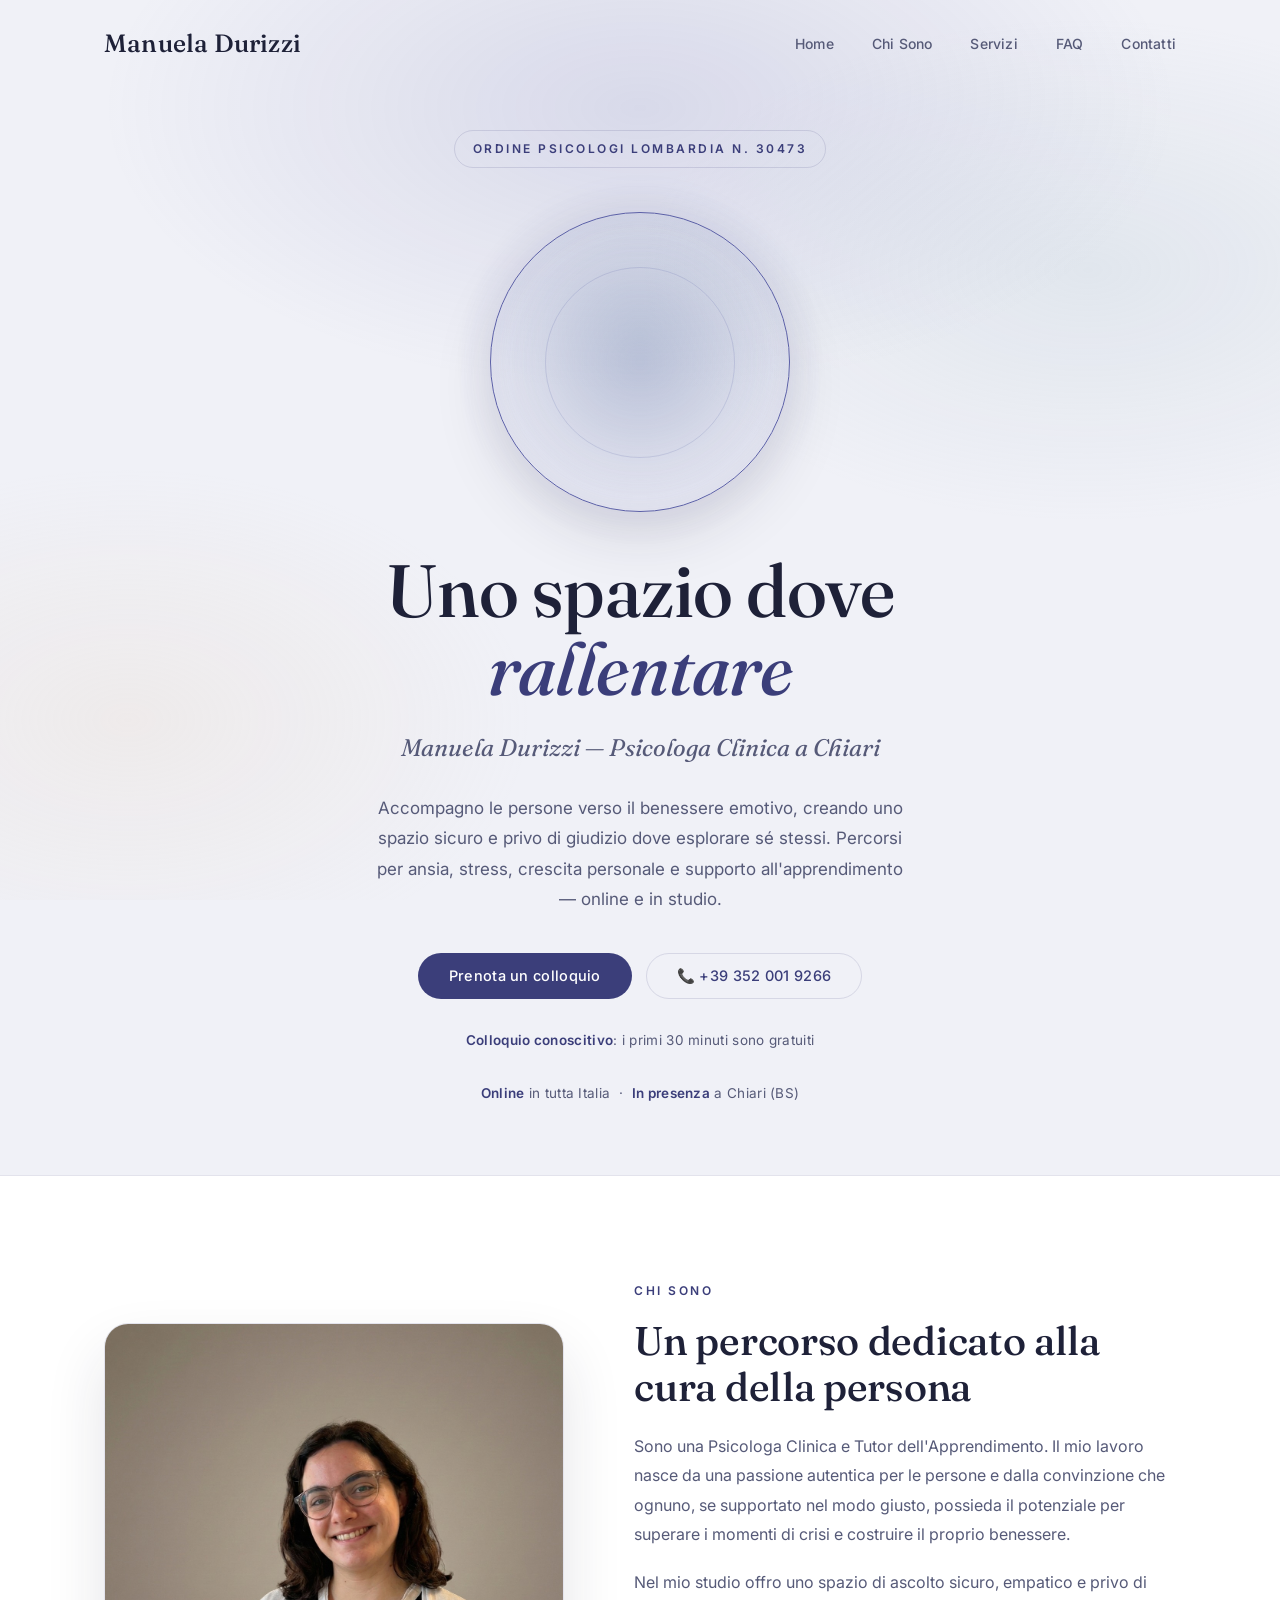
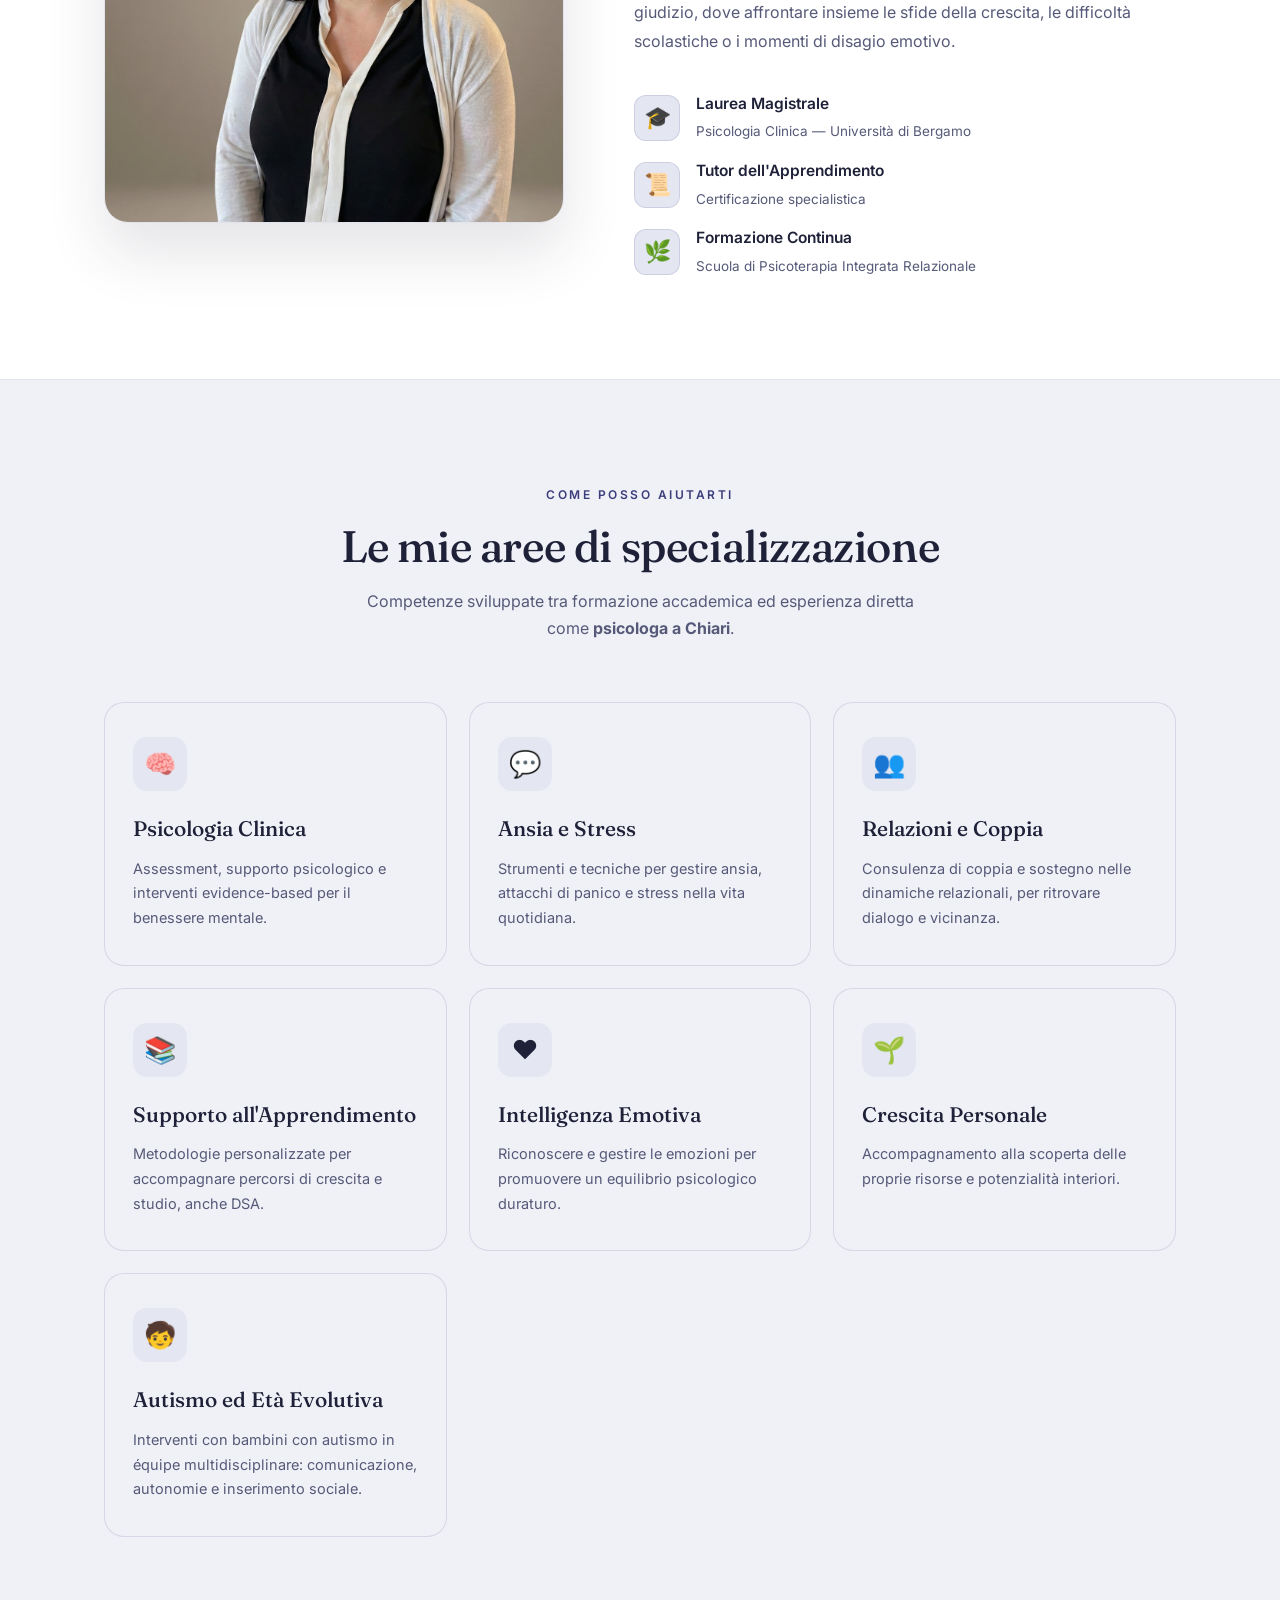
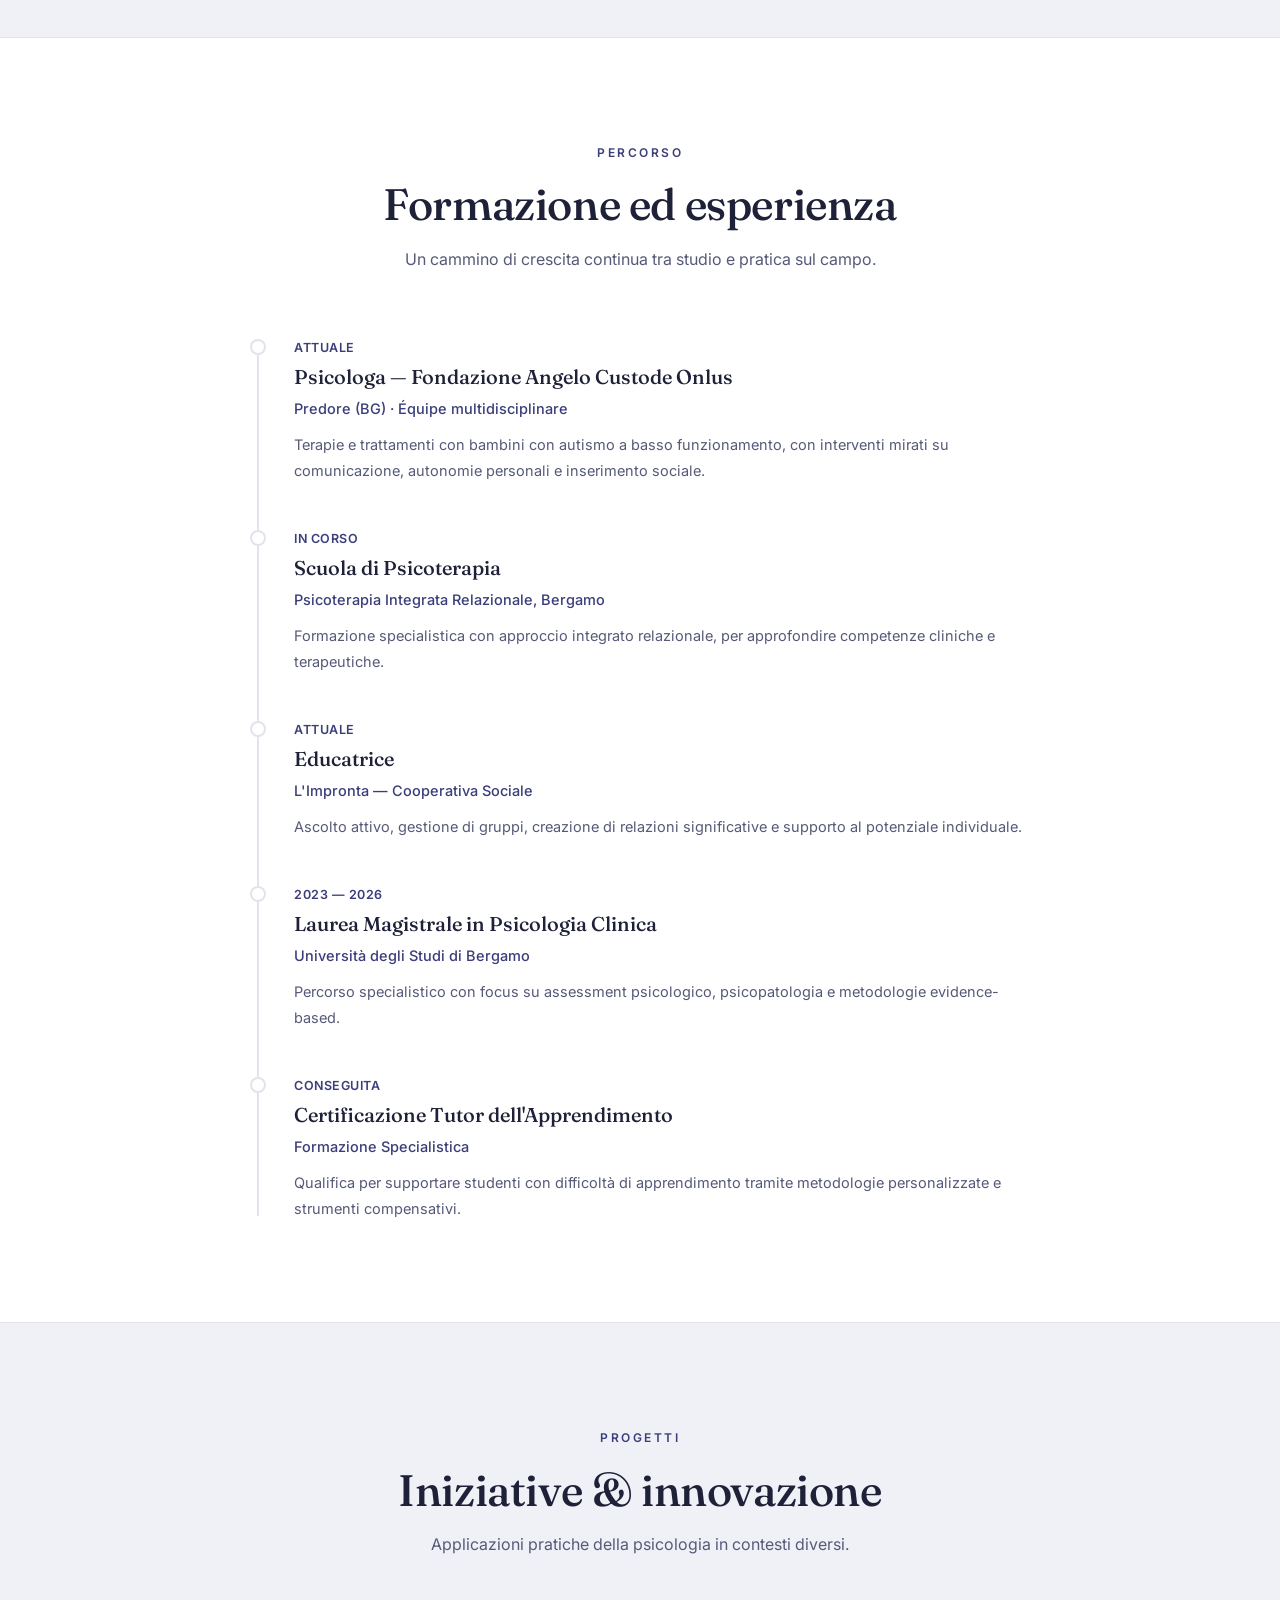
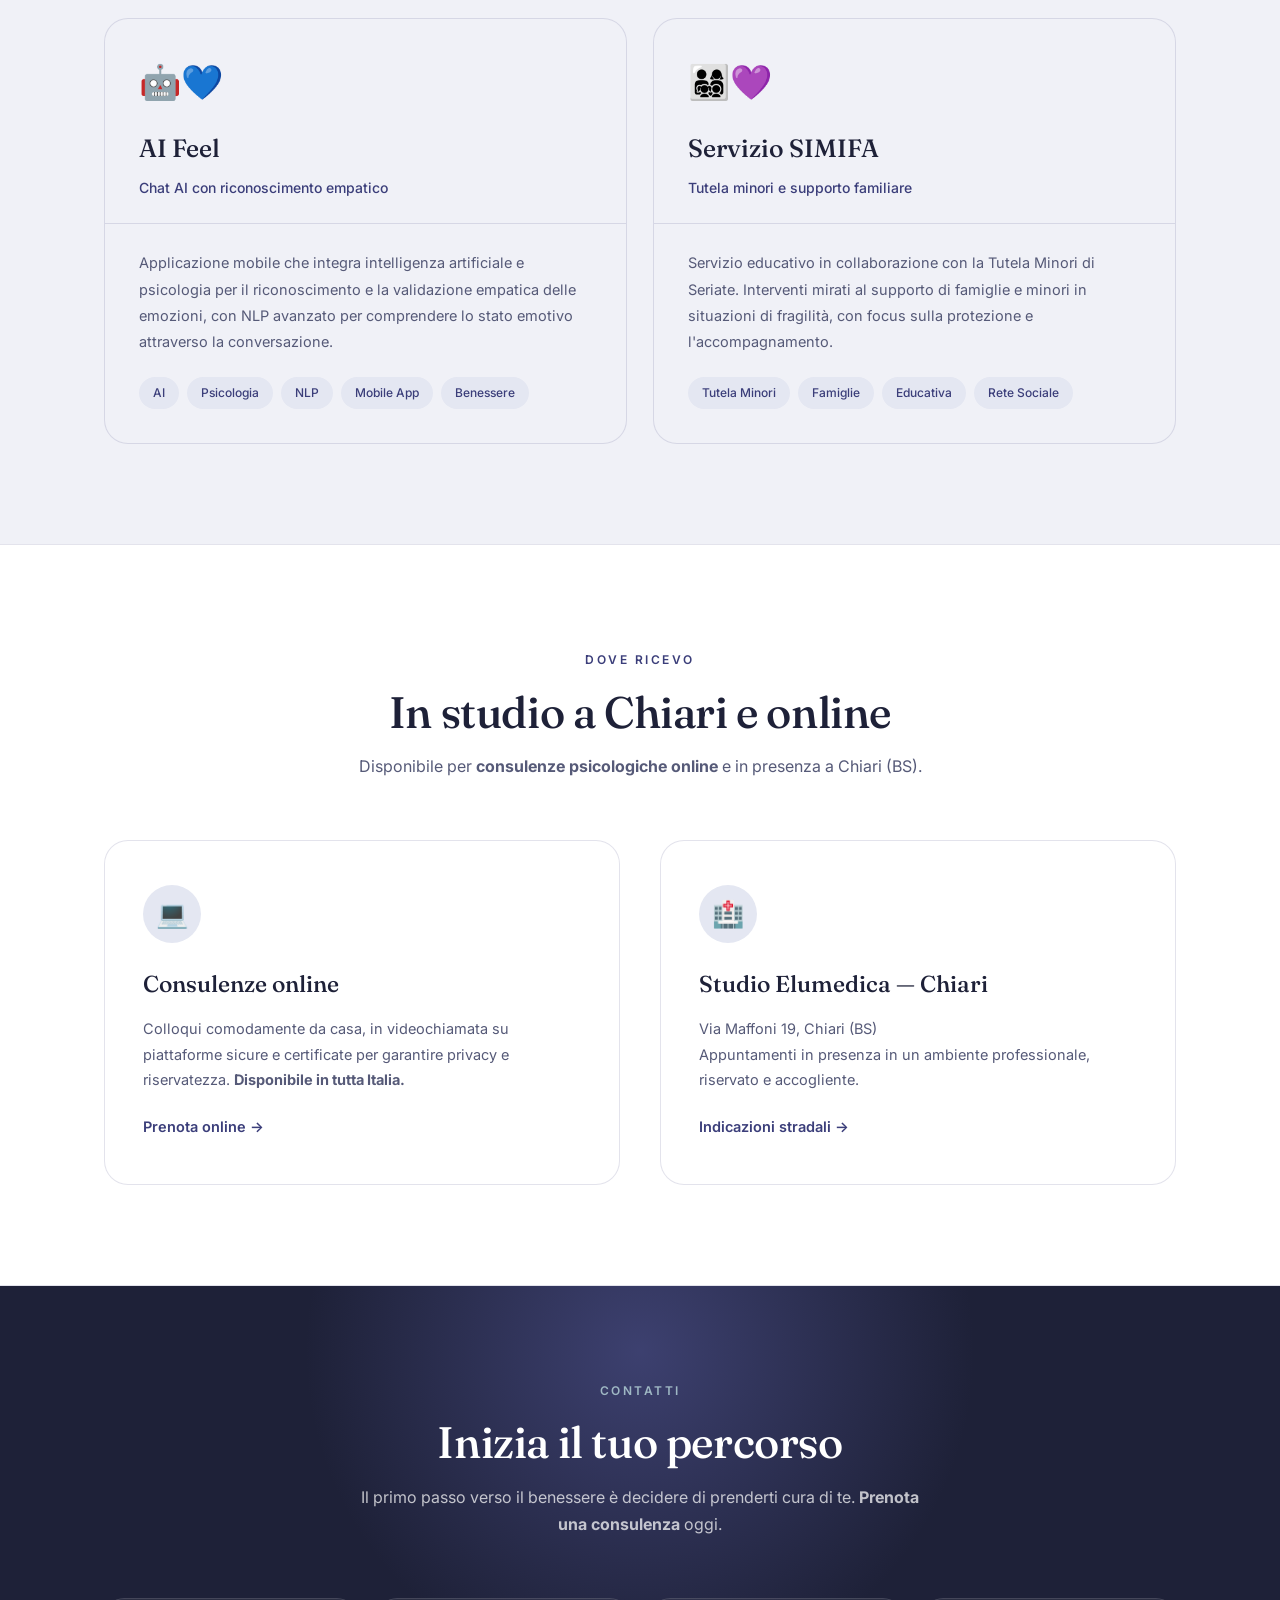
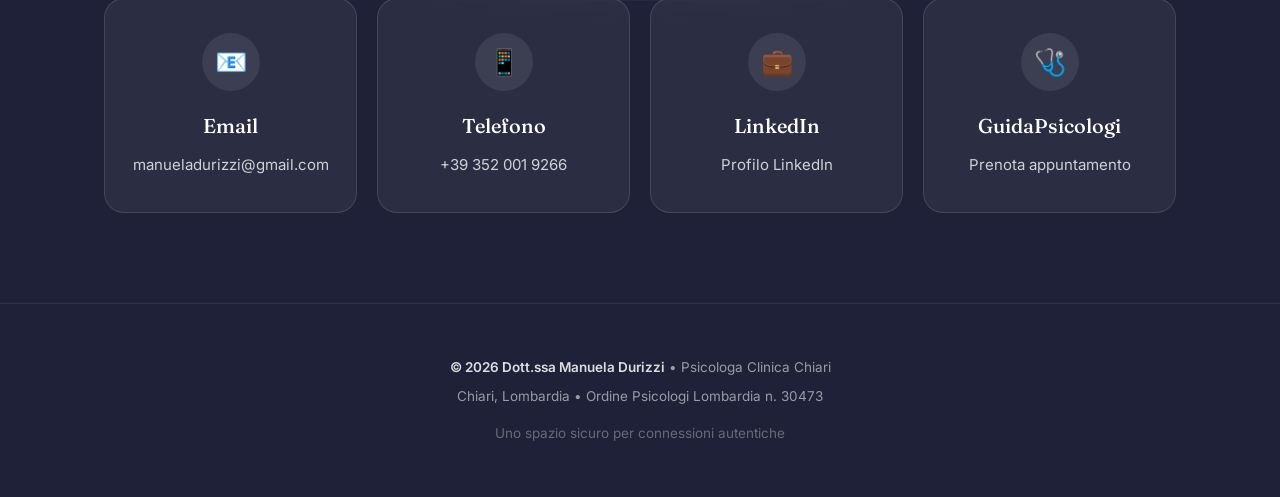
<file: index.html>
<!DOCTYPE html>
<html lang="it" itemscope itemtype="https://schema.org/WebPage">

<head>
    <!-- Google tag (gtag.js) -->
    <script async src="https://www.googletagmanager.com/gtag/js?id=AW-17883799301"></script>
    <script>
        window.dataLayer = window.dataLayer || [];
        function gtag(){dataLayer.push(arguments);}
        gtag('js', new Date());
        gtag('config', 'AW-17883799301');
    </script>

    <meta charset="UTF-8">
    <meta name="viewport" content="width=device-width, initial-scale=1.0">
    <meta http-equiv="X-UA-Compatible" content="IE=edge">

    <!-- Primary Meta Tags -->
    <title>Psicologa Chiari - Dott.ssa Manuela Durizzi | Consulenza Psicologica Online e Chiari</title>
    <meta name="title" content="Psicologa Chiari - Dott.ssa Manuela Durizzi | Consulenza Psicologica Online e Chiari">
    <meta name="description"
        content="Cerchi una psicologa a Chiari? Dott.ssa Manuela Durizzi, psicologa clinica iscritta Ordine Psicologi Lombardia n. 30473. Consulenze psicologiche online e in studio a Chiari. Supporto per ansia, stress, crescita personale. Prenota ora!">
    <meta name="keywords"
        content="psicologa Chiari, psicologo Chiari, psicologa clinica Chiari, psicologa online, consulenza psicologica Chiari, psicologa Chiari, psicologo online Italia, supporto psicologico, ansia, stress, crescita personale, benessere mentale, Manuela Durizzi, ordine psicologi lombardia, psicologa provincia Chiari, terapia psicologica Chiari, consulto psicologo, psicologa giovani, psicologa adulti">
    <meta name="author" content="Dott.ssa Manuela Durizzi - Psicologa Clinica">
    <meta name="robots" content="index, follow, max-image-preview:large, max-snippet:-1, max-video-preview:-1">
    <meta name="language" content="Italian">
    <meta name="revisit-after" content="7 days">
    <meta name="rating" content="general">
    <meta name="distribution" content="global">
    <meta name="coverage" content="Italy">
    <meta name="target" content="all">
    <meta name="HandheldFriendly" content="True">
    <meta name="MobileOptimized" content="320">
    <meta name="format-detection" content="telephone=yes">

    <!-- Additional SEO Meta Tags -->
    <meta name="subject" content="Servizi di Psicologia Clinica a Chiari e Online">
    <meta name="abstract"
        content="Studio di psicologia clinica della Dott.ssa Manuela Durizzi. Consulenze psicologiche per ansia, stress, crescita personale. Riceve a Chiari (BS) e online.">
    <meta name="topic" content="Psicologia, Salute Mentale, Benessere">
    <meta name="summary"
        content="Psicologa clinica a Chiari. Consulenze online e in presenza. Ordine Psicologi Lombardia n. 30473.">
    <meta name="classification" content="Salute/Psicologia">
    <meta name="designer" content="Marco Bertelli">
    <meta name="reply-to" content="manueladurizzi@gmail.com">
    <meta name="owner" content="Manuela Durizzi">
    <meta name="category" content="Psicologia, Salute Mentale">

    <!-- Geo Tags for Local SEO -->
    <meta name="geo.region" content="IT-BG">
    <meta name="geo.placename" content="Chiari, Lombardia, Italia">
    <meta name="geo.position" content="45.6983;9.6773">
    <meta name="ICBM" content="45.6983, 9.6773">
    <meta name="city" content="Chiari">
    <meta name="country" content="Italy">
    <meta name="state" content="Lombardia">

    <!-- Open Graph / Facebook -->
    <meta property="og:type" content="website">
    <meta property="og:url" content="https://manueladurizzi.it/">
    <meta property="og:title" content="Psicologa Chiari - Dott.ssa Manuela Durizzi | Consulenza Psicologica">
    <meta property="og:description"
        content="Psicologa clinica a Chiari. Consulenze per ansia, stress, crescita personale. Online e in studio a Chiari. Ordine Psicologi Lombardia n. 30473. Prenota ora!">
    <meta property="og:image" content="https://manueladurizzi.it/og-image.jpg">
    <meta property="og:image:width" content="1200">
    <meta property="og:image:height" content="630">
    <meta property="og:image:alt" content="Dott.ssa Manuela Durizzi - Psicologa Clinica Chiari">
    <meta property="og:locale" content="it_IT">
    <meta property="og:site_name" content="Dott.ssa Manuela Durizzi - Psicologa Chiari">
    <meta property="og:phone_number" content="+39 3520019266">
    <meta property="og:email" content="manueladurizzi@gmail.com">
    <meta property="article:author" content="Manuela Durizzi">

    <!-- Twitter Card -->
    <meta name="twitter:card" content="summary_large_image">
    <meta name="twitter:url" content="https://manueladurizzi.it/">
    <meta name="twitter:title" content="Psicologa Chiari - Dott.ssa Manuela Durizzi">
    <meta name="twitter:description"
        content="Psicologa clinica a Chiari. Consulenze per ansia, stress, crescita personale. Online e in studio. Prenota ora!">
    <meta name="twitter:image" content="https://manueladurizzi.it/twitter-image.jpg">
    <meta name="twitter:image:alt" content="Dott.ssa Manuela Durizzi - Psicologa Clinica">
    <meta name="twitter:creator" content="@manueladurizzi">

    <!-- Canonical URL -->
    <link rel="canonical" href="https://manueladurizzi.it/">

    <!-- Alternate Languages (if applicable) -->
    <link rel="alternate" hreflang="it" href="https://manueladurizzi.it/">
    <link rel="alternate" hreflang="x-default" href="https://manueladurizzi.it/">

    <!-- Favicon -->
    <link rel="icon" type="image/png" sizes="32x32" href="/favicon-32x32.png">
    <link rel="icon" type="image/png" sizes="16x16" href="/favicon-16x16.png">
    <link rel="apple-touch-icon" sizes="180x180" href="/apple-touch-icon.png">
    <link rel="manifest" href="/site.webmanifest">
    <meta name="theme-color" content="#5B5FA6">
    <meta name="msapplication-TileColor" content="#5B5FA6">

    <!-- Preconnect for Performance -->
    <link rel="preconnect" href="https://fonts.googleapis.com">
    <link rel="preconnect" href="https://fonts.gstatic.com" crossorigin>
    <link rel="dns-prefetch" href="https://fonts.googleapis.com">
    <link rel="dns-prefetch" href="https://fonts.gstatic.com">

    <!-- Fonts -->
    <link
        href="https://fonts.googleapis.com/css2?family=Fraunces:ital,opsz,wght@0,9..144,400;0,9..144,500;0,9..144,600;1,9..144,400;1,9..144,500&family=Inter:wght@300;400;500;600&display=swap"
        rel="stylesheet">

    <!-- Schema.org Structured Data - Person -->
    <script type="application/ld+json">
    {
      "@context": "https://schema.org",
      "@type": "Person",
      "@id": "https://manueladurizzi.it/#person",
      "name": "Manuela Durizzi",
      "givenName": "Manuela",
      "familyName": "Durizzi",
      "honorificPrefix": "Dott.ssa",
      "jobTitle": "Psicologa Clinica",
      "description": "Psicologa clinica specializzata in supporto emotivo, gestione dell'ansia e crescita personale. Riceve a Chiari/Chiari e online.",
      "url": "https://manueladurizzi.it",
      "image": {
        "@type": "ImageObject",
        "url": "https://manueladurizzi.it/photo.jpeg",
        "width": 800,
        "height": 800
      },
      "email": "mailto:manueladurizzi@gmail.com",
      "telephone": "+39-352-001-9266",
      "address": {
        "@type": "PostalAddress",
        "streetAddress": "Via Maffoni 19",
        "addressLocality": "Chiari",
        "addressRegion": "Lombardia",
        "postalCode": "25032",
        "addressCountry": "IT"
      },
      "alumniOf": {
        "@type": "CollegeOrUniversity",
        "name": "Università degli Studi di Bergamo",
        "sameAs": "https://www.unibg.it"
      },
      "hasCredential": {
        "@type": "EducationalOccupationalCredential",
        "name": "Laurea Magistrale in Psicologia Clinica",
        "credentialCategory": "degree",
        "recognizedBy": {
          "@type": "Organization",
          "name": "Università degli Studi di Bergamo"
        }
      },
      "memberOf": {
        "@type": "ProfessionalService",
        "name": "Ordine degli Psicologi della Lombardia",
        "identifier": "30473",
        "sameAs": "https://www.opl.it"
      },
      "knowsAbout": [
        "Psicologia Clinica",
        "Supporto Psicologico",
        "Gestione Ansia",
        "Gestione Stress",
        "Crescita Personale",
        "Benessere Mentale",
        "Educazione",
        "Ascolto Attivo",
        "Tutor dell'Apprendimento",
        "Intelligenza Emotiva",
        "Consulenza di Coppia",
        "Autismo in Età Evolutiva",
        "Disturbi del Neurosviluppo"
      ],
      "sameAs": [
        "https://www.linkedin.com/in/manuela-durizzi-485a28371/"
      ],
      "workLocation": {
        "@type": "Place",
        "name": "Studio Elumedica",
        "address": {
          "@type": "PostalAddress",
          "streetAddress": "Via Maffoni 19",
          "addressLocality": "Chiari",
          "postalCode": "25032",
          "addressCountry": "IT"
        }
      }
    }
    </script>

    <!-- Schema.org Structured Data - ProfessionalService/LocalBusiness -->
    <script type="application/ld+json">
    {
      "@context": "https://schema.org",
      "@type": ["ProfessionalService", "LocalBusiness", "MedicalBusiness"],
      "@id": "https://manueladurizzi.it/#business",
      "name": "Dott.ssa Manuela Durizzi - Psicologa Clinica Chiari",
      "alternateName": ["Psicologa Chiari", "Studio Psicologia Durizzi"],
      "image": "https://manueladurizzi.it/photo.jpeg",
      "logo": "https://manueladurizzi.it/logo.png",
      "description": "Studio di psicologia clinica a Chiari. La Dott.ssa Manuela Durizzi offre consulenze psicologiche per ansia, stress, crescita personale. Servizi disponibili online e in presenza a Chiari (BS).",
      "url": "https://manueladurizzi.it",
      "telephone": "+39-352-001-9266",
      "email": "manueladurizzi@gmail.com",
      "priceRange": "€€",
      "currenciesAccepted": "EUR",
      "paymentAccepted": "Contanti, Bonifico Bancario",
      "address": {
        "@type": "PostalAddress",
        "streetAddress": "Via Maffoni 19",
        "addressLocality": "Chiari",
        "addressRegion": "Lombardia",
        "postalCode": "25032",
        "addressCountry": "IT"
      },
      "geo": {
        "@type": "GeoCoordinates",
        "latitude": "45.5378",
        "longitude": "9.9297"
      },
      "hasMap": "https://maps.google.com/?q=Via+Maffoni+19+Chiari",
      "openingHoursSpecification": [
        {
          "@type": "OpeningHoursSpecification",
          "dayOfWeek": ["Monday", "Tuesday", "Wednesday", "Thursday", "Friday"],
          "opens": "09:00",
          "closes": "19:00"
        }
      ],
      "areaServed": [
        {
          "@type": "City",
          "name": "Chiari"
        },
        {
          "@type": "City",
          "name": "Chiari"
        },
        {
          "@type": "AdministrativeArea",
          "name": "Provincia di Chiari"
        },
        {
          "@type": "AdministrativeArea",
          "name": "Provincia di Brescia"
        },
        {
          "@type": "Country",
          "name": "Italia"
        }
      ],
      "serviceType": [
        "Consulenza Psicologica",
        "Supporto per Ansia",
        "Gestione dello Stress",
        "Crescita Personale",
        "Consulenze Online",
        "Supporto all'Apprendimento"
      ],
      "availableChannel": {
        "@type": "ServiceChannel",
        "serviceType": "Consulenza Online",
        "availableLanguage": "Italian"
      },
      "founder": {
        "@id": "https://manueladurizzi.it/#person"
      },
      "contactPoint": {
        "@type": "ContactPoint",
        "telephone": "+39-352-001-9266",
        "contactType": "customer service",
        "email": "manueladurizzi@gmail.com",
        "availableLanguage": "Italian",
        "areaServed": "IT"
      }
    }
    </script>

    <!-- Schema.org Structured Data - WebSite with SearchAction -->
    <script type="application/ld+json">
    {
      "@context": "https://schema.org",
      "@type": "WebSite",
      "@id": "https://manueladurizzi.it/#website",
      "name": "Dott.ssa Manuela Durizzi - Psicologa Chiari",
      "alternateName": "Psicologa Chiari Manuela Durizzi",
      "url": "https://manueladurizzi.it",
      "description": "Sito ufficiale della Dott.ssa Manuela Durizzi, psicologa clinica a Chiari. Consulenze psicologiche online e in presenza.",
      "publisher": {
        "@id": "https://manueladurizzi.it/#person"
      },
      "inLanguage": "it-IT"
    }
    </script>

    <!-- Schema.org Structured Data - BreadcrumbList -->
    <script type="application/ld+json">
    {
      "@context": "https://schema.org",
      "@type": "BreadcrumbList",
      "itemListElement": [
        {
          "@type": "ListItem",
          "position": 1,
          "name": "Home",
          "item": "https://manueladurizzi.it/"
        },
        {
          "@type": "ListItem",
          "position": 2,
          "name": "Chi Sono",
          "item": "https://manueladurizzi.it/#about"
        },
        {
          "@type": "ListItem",
          "position": 3,
          "name": "Competenze",
          "item": "https://manueladurizzi.it/#skills"
        },
        {
          "@type": "ListItem",
          "position": 4,
          "name": "Contatti",
          "item": "https://manueladurizzi.it/#contact"
        }
      ]
    }
    </script>

    <!-- Schema.org Structured Data - FAQPage -->
    <script type="application/ld+json">
    {
      "@context": "https://schema.org",
      "@type": "FAQPage",
      "mainEntity": [
        {
          "@type": "Question",
          "name": "Come posso prenotare una consulenza psicologica?",
          "acceptedAnswer": {
            "@type": "Answer",
            "text": "Puoi prenotare una consulenza contattando la Dott.ssa Manuela Durizzi via email a manueladurizzi@gmail.com o telefonicamente al +39 3520019266. Sono disponibili consulenze sia online che in presenza presso lo Studio Elumedica a Chiari (BS)."
          }
        },
        {
          "@type": "Question",
          "name": "Offrite consulenze psicologiche online?",
          "acceptedAnswer": {
            "@type": "Answer",
            "text": "Sì, la Dott.ssa Durizzi offre consulenze psicologiche online tramite videochiamata su piattaforme sicure e certificate, garantendo privacy e riservatezza. Questo servizio è ideale per chi non può recarsi fisicamente in studio."
          }
        },
        {
          "@type": "Question",
          "name": "Dove si trova lo studio della psicologa?",
          "acceptedAnswer": {
            "@type": "Answer",
            "text": "Lo studio si trova presso Elumedica in Via Maffoni 19, Chiari (BS). È facilmente raggiungibile dalla provincia di Chiari e Brescia. Sono disponibili anche consulenze online per chi preferisce colloqui a distanza."
          }
        },
        {
          "@type": "Question",
          "name": "Quali problematiche tratta la Dott.ssa Durizzi?",
          "acceptedAnswer": {
            "@type": "Answer",
            "text": "La Dott.ssa Durizzi si occupa di supporto psicologico per ansia, stress, crescita personale, gestione delle emozioni, difficoltà relazionali e supporto all'apprendimento. È specializzata in ascolto empatico e tecniche evidence-based."
          }
        },
        {
          "@type": "Question",
          "name": "La psicologa è iscritta all'Albo?",
          "acceptedAnswer": {
            "@type": "Answer",
            "text": "Sì, la Dott.ssa Manuela Durizzi è regolarmente iscritta all'Ordine degli Psicologi della Lombardia con numero di iscrizione 30473, garantendo professionalità e rispetto del codice deontologico."
          }
        }
      ]
    }
    </script>

    <!-- Schema.org Structured Data - Service -->
    <script type="application/ld+json">
    {
      "@context": "https://schema.org",
      "@type": "Service",
      "serviceType": "Consulenza Psicologica",
      "name": "Consulenza Psicologica - Dott.ssa Manuela Durizzi",
      "description": "Servizio di consulenza psicologica per il supporto emotivo, gestione dell'ansia, dello stress e percorsi di crescita personale.",
      "provider": {
        "@id": "https://manueladurizzi.it/#person"
      },
      "areaServed": {
        "@type": "GeoCircle",
        "geoMidpoint": {
          "@type": "GeoCoordinates",
          "latitude": "45.6983",
          "longitude": "9.6773"
        },
        "geoRadius": "50000"
      },
      "availableChannel": [
        {
          "@type": "ServiceChannel",
          "serviceType": "In Presenza",
          "serviceLocation": {
            "@type": "Place",
            "name": "Studio Elumedica",
            "address": "Via Maffoni 19, Chiari (BS)"
          }
        },
        {
          "@type": "ServiceChannel",
          "serviceType": "Online",
          "servicePhone": "+39-352-001-9266"
        }
      ],
      "offers": {
        "@type": "Offer",
        "availability": "https://schema.org/InStock",
        "priceSpecification": {
          "@type": "PriceSpecification",
          "priceCurrency": "EUR"
        }
      }
    }
    </script>

    <link rel="stylesheet" href="styles.css">
</head>

<body>
    <!-- Ambient glow -->
    <div class="ambient" aria-hidden="true"></div>

    <!-- Header -->
    <header id="header" role="banner">
        <div class="container">
            <nav role="navigation" aria-label="Menu principale">
                <a href="#home" class="logo" aria-label="Manuela Durizzi - Psicologa - Torna alla home">Manuela Durizzi</a>
                <button class="mobile-menu-btn" onclick="toggleMenu()" aria-label="Apri menu di navigazione"
                    aria-expanded="false" aria-controls="navLinks">☰</button>
                <ul class="nav-links" id="navLinks" role="menubar">
                    <li role="none"><a href="index.html" role="menuitem">Home</a></li>
                    <li role="none"><a href="chi-sono.html" role="menuitem">Chi Sono</a></li>
                    <li role="none"><a href="servizi.html" role="menuitem">Servizi</a></li>
                    <li role="none"><a href="faq.html" role="menuitem">FAQ</a></li>
                    <li role="none"><a href="contatti.html" role="menuitem">Contatti</a></li>
                </ul>
            </nav>
        </div>
    </header>

    <!-- Main Content -->
    <main role="main" id="main-content">

        <!-- Hero Section -->
        <section class="hero" id="home" aria-labelledby="hero-title">
            <div class="container">
                <div class="hero-inner">
                    <span class="eyebrow" aria-label="Iscrizione professionale">Ordine Psicologi Lombardia n. 30473</span>

                    <div class="breath" role="img" aria-label="Guida al respiro: inspira quattro secondi, trattieni, espira lentamente">
                        <span class="breath-glow" aria-hidden="true"></span>
                        <span class="breath-ring" aria-hidden="true"></span>
                        <span class="breath-phase" aria-hidden="true">
                            <span class="ph ph-in">Inspira</span>
                            <span class="ph ph-hold">Trattieni</span>
                            <span class="ph ph-out">Espira</span>
                            <span class="ph ph-static">Respira</span>
                        </span>
                    </div>

                    <h1 id="hero-title">Uno spazio dove <em>rallentare</em></h1>
                    <p class="hero-role" role="doc-subtitle">Manuela Durizzi — Psicologa Clinica a Chiari</p>
                    <p class="hero-description">
                        Accompagno le persone verso il benessere emotivo, creando uno spazio sicuro e privo di
                        giudizio dove esplorare sé stessi. Percorsi per ansia, stress, crescita personale e
                        supporto all'apprendimento — online e in studio.
                    </p>
                    <div class="btn-group">
                        <a href="mailto:manueladurizzi@gmail.com" class="btn btn-primary"
                            aria-label="Invia email per prenotare un colloquio psicologico">Prenota un colloquio</a>
                        <a href="tel:+393520019266" class="btn btn-secondary"
                            aria-label="Chiama il numero +39 352 001 9266">📞 +39 352 001 9266</a>
                    </div>
                    <p class="hero-note"><span>Colloquio conoscitivo</span>: i primi 30 minuti sono gratuiti</p>
                    <p class="hero-note"><span>Online</span> in tutta Italia &nbsp;·&nbsp; <span>In presenza</span> a Chiari (BS)</p>
                </div>
            </div>
        </section>

        <!-- About Section -->
        <section class="section section-alt" id="about" aria-labelledby="about-title">
            <div class="container">
                <article class="about-content" itemscope itemtype="https://schema.org/Person">
                    <div class="about-portrait">
                        <img src="photo.jpeg"
                            alt="Dott.ssa Manuela Durizzi - Psicologa Clinica a Chiari - Foto professionale"
                            width="400" height="500" loading="lazy">
                    </div>
                    <div class="about-text">
                        <span class="section-label">Chi Sono</span>
                        <h2 id="about-title">Un percorso dedicato alla cura della persona</h2>
                        <p>
                            Sono una Psicologa Clinica e Tutor dell'Apprendimento. Il mio lavoro nasce da una passione
                            autentica per le persone e dalla convinzione che ognuno, se supportato nel modo giusto,
                            possieda il potenziale per superare i momenti di crisi e costruire il proprio benessere.
                        </p>
                        <p>
                            Nel mio studio offro uno spazio di ascolto sicuro, empatico e privo di giudizio, dove
                            affrontare insieme le sfide della crescita, le difficoltà scolastiche o i momenti di
                            disagio emotivo.
                        </p>
                        <div class="about-features">
                            <div class="about-feature">
                                <div class="feature-icon" aria-hidden="true">🎓</div>
                                <div class="feature-text">
                                    <h4>Laurea Magistrale</h4>
                                    <p>Psicologia Clinica — Università di Bergamo</p>
                                </div>
                            </div>
                            <div class="about-feature">
                                <div class="feature-icon" aria-hidden="true">📜</div>
                                <div class="feature-text">
                                    <h4>Tutor dell'Apprendimento</h4>
                                    <p>Certificazione specialistica</p>
                                </div>
                            </div>
                            <div class="about-feature">
                                <div class="feature-icon" aria-hidden="true">🌿</div>
                                <div class="feature-text">
                                    <h4>Formazione Continua</h4>
                                    <p>Scuola di Psicoterapia Integrata Relazionale</p>
                                </div>
                            </div>
                        </div>
                    </div>
                </article>
            </div>
        </section>

        <!-- Skills Section -->
        <section class="section" id="skills" aria-labelledby="skills-title">
            <div class="container">
                <div class="section-header">
                    <span class="section-label">Come posso aiutarti</span>
                    <h2 class="section-title" id="skills-title">Le mie aree di specializzazione</h2>
                    <p class="section-subtitle">
                        Competenze sviluppate tra formazione accademica ed esperienza diretta come
                        <strong>psicologa a Chiari</strong>.
                    </p>
                </div>
                <div class="skills-grid" role="list">
                    <article class="skill-card" role="listitem">
                        <div class="skill-icon" aria-hidden="true">🧠</div>
                        <h3>Psicologia Clinica</h3>
                        <p>Assessment, supporto psicologico e interventi evidence-based per il benessere mentale.</p>
                    </article>
                    <article class="skill-card" role="listitem">
                        <div class="skill-icon" aria-hidden="true">💬</div>
                        <h3>Ansia e Stress</h3>
                        <p>Strumenti e tecniche per gestire ansia, attacchi di panico e stress nella vita quotidiana.</p>
                    </article>
                    <article class="skill-card" role="listitem">
                        <div class="skill-icon" aria-hidden="true">👥</div>
                        <h3>Relazioni e Coppia</h3>
                        <p>Consulenza di coppia e sostegno nelle dinamiche relazionali, per ritrovare dialogo e vicinanza.</p>
                    </article>
                    <article class="skill-card" role="listitem">
                        <div class="skill-icon" aria-hidden="true">📚</div>
                        <h3>Supporto all'Apprendimento</h3>
                        <p>Metodologie personalizzate per accompagnare percorsi di crescita e studio, anche DSA.</p>
                    </article>
                    <article class="skill-card" role="listitem">
                        <div class="skill-icon" aria-hidden="true">❤️</div>
                        <h3>Intelligenza Emotiva</h3>
                        <p>Riconoscere e gestire le emozioni per promuovere un equilibrio psicologico duraturo.</p>
                    </article>
                    <article class="skill-card" role="listitem">
                        <div class="skill-icon" aria-hidden="true">🌱</div>
                        <h3>Crescita Personale</h3>
                        <p>Accompagnamento alla scoperta delle proprie risorse e potenzialità interiori.</p>
                    </article>
                    <article class="skill-card" role="listitem">
                        <div class="skill-icon" aria-hidden="true">🧒</div>
                        <h3>Autismo ed Età Evolutiva</h3>
                        <p>Interventi con bambini con autismo in équipe multidisciplinare: comunicazione, autonomie e inserimento sociale.</p>
                    </article>
                </div>
            </div>
        </section>

        <!-- Experience Section -->
        <section class="section section-alt" id="experience" aria-labelledby="experience-title">
            <div class="container">
                <div class="section-header">
                    <span class="section-label">Percorso</span>
                    <h2 class="section-title" id="experience-title">Formazione ed esperienza</h2>
                    <p class="section-subtitle">Un cammino di crescita continua tra studio e pratica sul campo.</p>
                </div>
                <div class="timeline" role="list" aria-label="Timeline delle esperienze professionali">
                    <span class="timeline-fill" aria-hidden="true"></span>
                    <article class="timeline-item" role="listitem">
                        <div class="timeline-dot" aria-hidden="true"></div>
                        <span class="timeline-date">Attuale</span>
                        <h3>Psicologa — Fondazione Angelo Custode Onlus</h3>
                        <p class="timeline-company">Predore (BG) · Équipe multidisciplinare</p>
                        <p>Terapie e trattamenti con bambini con autismo a basso funzionamento, con interventi mirati
                            su comunicazione, autonomie personali e inserimento sociale.</p>
                    </article>
                    <article class="timeline-item" role="listitem">
                        <div class="timeline-dot" aria-hidden="true"></div>
                        <span class="timeline-date">In corso</span>
                        <h3>Scuola di Psicoterapia</h3>
                        <p class="timeline-company">Psicoterapia Integrata Relazionale, Bergamo</p>
                        <p>Formazione specialistica con approccio integrato relazionale, per approfondire competenze
                            cliniche e terapeutiche.</p>
                    </article>
                    <article class="timeline-item" role="listitem">
                        <div class="timeline-dot" aria-hidden="true"></div>
                        <span class="timeline-date">Attuale</span>
                        <h3>Educatrice</h3>
                        <p class="timeline-company">L'Impronta — Cooperativa Sociale</p>
                        <p>Ascolto attivo, gestione di gruppi, creazione di relazioni significative e supporto al
                            potenziale individuale.</p>
                    </article>
                    <article class="timeline-item" role="listitem">
                        <div class="timeline-dot" aria-hidden="true"></div>
                        <span class="timeline-date">2023 — 2026</span>
                        <h3>Laurea Magistrale in Psicologia Clinica</h3>
                        <p class="timeline-company">Università degli Studi di Bergamo</p>
                        <p>Percorso specialistico con focus su assessment psicologico, psicopatologia e metodologie
                            evidence-based.</p>
                    </article>
                    <article class="timeline-item" role="listitem">
                        <div class="timeline-dot" aria-hidden="true"></div>
                        <span class="timeline-date">Conseguita</span>
                        <h3>Certificazione Tutor dell'Apprendimento</h3>
                        <p class="timeline-company">Formazione Specialistica</p>
                        <p>Qualifica per supportare studenti con difficoltà di apprendimento tramite metodologie
                            personalizzate e strumenti compensativi.</p>
                    </article>
                </div>
            </div>
        </section>

        <!-- Projects Section -->
        <section class="section" id="projects" aria-labelledby="projects-title">
            <div class="container">
                <div class="section-header">
                    <span class="section-label">Progetti</span>
                    <h2 class="section-title" id="projects-title">Iniziative &amp; innovazione</h2>
                    <p class="section-subtitle">Applicazioni pratiche della psicologia in contesti diversi.</p>
                </div>
                <div class="projects-grid">
                    <article class="project-card">
                        <div class="project-header">
                            <div class="project-icon" aria-hidden="true">🤖💙</div>
                            <h3>AI Feel</h3>
                            <p class="project-subtitle">Chat AI con riconoscimento empatico</p>
                        </div>
                        <div class="project-body">
                            <p>
                                Applicazione mobile che integra intelligenza artificiale e psicologia per il
                                riconoscimento e la validazione empatica delle emozioni, con NLP avanzato per
                                comprendere lo stato emotivo attraverso la conversazione.
                            </p>
                            <div class="project-tags">
                                <span class="project-tag">AI</span>
                                <span class="project-tag">Psicologia</span>
                                <span class="project-tag">NLP</span>
                                <span class="project-tag">Mobile App</span>
                                <span class="project-tag">Benessere</span>
                            </div>
                        </div>
                    </article>
                    <article class="project-card">
                        <div class="project-header">
                            <div class="project-icon" aria-hidden="true">👨‍👩‍👧‍👦💜</div>
                            <h3>Servizio SIMIFA</h3>
                            <p class="project-subtitle">Tutela minori e supporto familiare</p>
                        </div>
                        <div class="project-body">
                            <p>
                                Servizio educativo in collaborazione con la Tutela Minori di Seriate. Interventi
                                mirati al supporto di famiglie e minori in situazioni di fragilità, con focus sulla
                                protezione e l'accompagnamento.
                            </p>
                            <div class="project-tags">
                                <span class="project-tag">Tutela Minori</span>
                                <span class="project-tag">Famiglie</span>
                                <span class="project-tag">Educativa</span>
                                <span class="project-tag">Rete Sociale</span>
                            </div>
                        </div>
                    </article>
                </div>
            </div>
        </section>

        <!-- Location Section -->
        <section class="section section-alt" id="location" aria-labelledby="location-title" itemscope
            itemtype="https://schema.org/LocalBusiness">
            <div class="container">
                <div class="section-header">
                    <span class="section-label">Dove ricevo</span>
                    <h2 class="section-title" id="location-title">In studio a Chiari e online</h2>
                    <p class="section-subtitle">
                        Disponibile per <strong>consulenze psicologiche online</strong> e in presenza a Chiari (BS).
                    </p>
                </div>
                <div class="location-grid">
                    <article class="location-card">
                        <div class="location-icon" aria-hidden="true">💻</div>
                        <h3>Consulenze online</h3>
                        <p>
                            Colloqui comodamente da casa, in videochiamata su piattaforme sicure e certificate per
                            garantire privacy e riservatezza. <strong>Disponibile in tutta Italia.</strong>
                        </p>
                        <a href="mailto:manueladurizzi@gmail.com" class="location-link"
                            aria-label="Prenota una consulenza psicologica online">Prenota online →</a>
                    </article>
                    <article class="location-card" itemprop="location" itemscope itemtype="https://schema.org/Place">
                        <div class="location-icon" aria-hidden="true">🏥</div>
                        <h3>Studio Elumedica — Chiari</h3>
                        <p itemprop="address" itemscope itemtype="https://schema.org/PostalAddress">
                            <span itemprop="streetAddress">Via Maffoni 19</span>, <span
                                itemprop="addressLocality">Chiari</span> (<span itemprop="addressRegion">BS</span>)<br>
                            Appuntamenti in presenza in un ambiente professionale, riservato e accogliente.
                        </p>
                        <a href="https://maps.google.com/?q=Via+Maffoni+19+Chiari" target="_blank"
                            rel="noopener noreferrer" class="location-link"
                            aria-label="Apri Google Maps per indicazioni stradali verso lo studio">Indicazioni stradali →</a>
                    </article>
                </div>
            </div>
        </section>

        <!-- Contact Section -->
        <section class="section contact-section" id="contact" aria-labelledby="contact-title">
            <div class="container">
                <div class="section-header">
                    <span class="section-label">Contatti</span>
                    <h2 class="section-title" id="contact-title">Inizia il tuo percorso</h2>
                    <p class="section-subtitle">
                        Il primo passo verso il benessere è decidere di prenderti cura di te.
                        <strong>Prenota una consulenza</strong> oggi.
                    </p>
                </div>
                <div class="contact-grid" itemscope itemtype="https://schema.org/Person">
                    <article class="contact-card">
                        <div class="contact-icon" aria-hidden="true">📧</div>
                        <h3>Email</h3>
                        <a href="mailto:manueladurizzi@gmail.com" itemprop="email"
                            aria-label="Invia email a manueladurizzi@gmail.com">manueladurizzi@gmail.com</a>
                    </article>
                    <article class="contact-card">
                        <div class="contact-icon" aria-hidden="true">📱</div>
                        <h3>Telefono</h3>
                        <a href="tel:+393520019266" itemprop="telephone" aria-label="Chiama +39 352 001 9266">+39 352 001 9266</a>
                    </article>
                    <article class="contact-card">
                        <div class="contact-icon" aria-hidden="true">💼</div>
                        <h3>LinkedIn</h3>
                        <a href="https://www.linkedin.com/in/manuela-durizzi-485a28371/" target="_blank"
                            rel="noopener noreferrer" itemprop="sameAs"
                            aria-label="Visita il profilo LinkedIn di Manuela Durizzi">Profilo LinkedIn</a>
                    </article>
                    <article class="contact-card">
                        <div class="contact-icon" aria-hidden="true">🩺</div>
                        <h3>GuidaPsicologi</h3>
                        <a href="https://www.guidapsicologi.it/studio/manuela-durizzi" target="_blank"
                            rel="noopener noreferrer" itemprop="sameAs" aria-label="Profilo su GuidaPsicologi">Prenota appuntamento</a>
                    </article>
                </div>
            </div>
        </section>

    </main>

    <!-- Footer -->
    <footer role="contentinfo">
        <div class="container">
            <p><strong>© 2026 Dott.ssa Manuela Durizzi</strong> • Psicologa Clinica Chiari</p>
            <p>Chiari, Lombardia • Ordine Psicologi Lombardia n. <span itemprop="identifier">30473</span></p>
            <p style="margin-top: 14px; opacity: 0.6;">Uno spazio sicuro per connessioni autentiche</p>
        </div>
    </footer>

    <script src="main.js" defer></script>
</body>

</html>
</file>
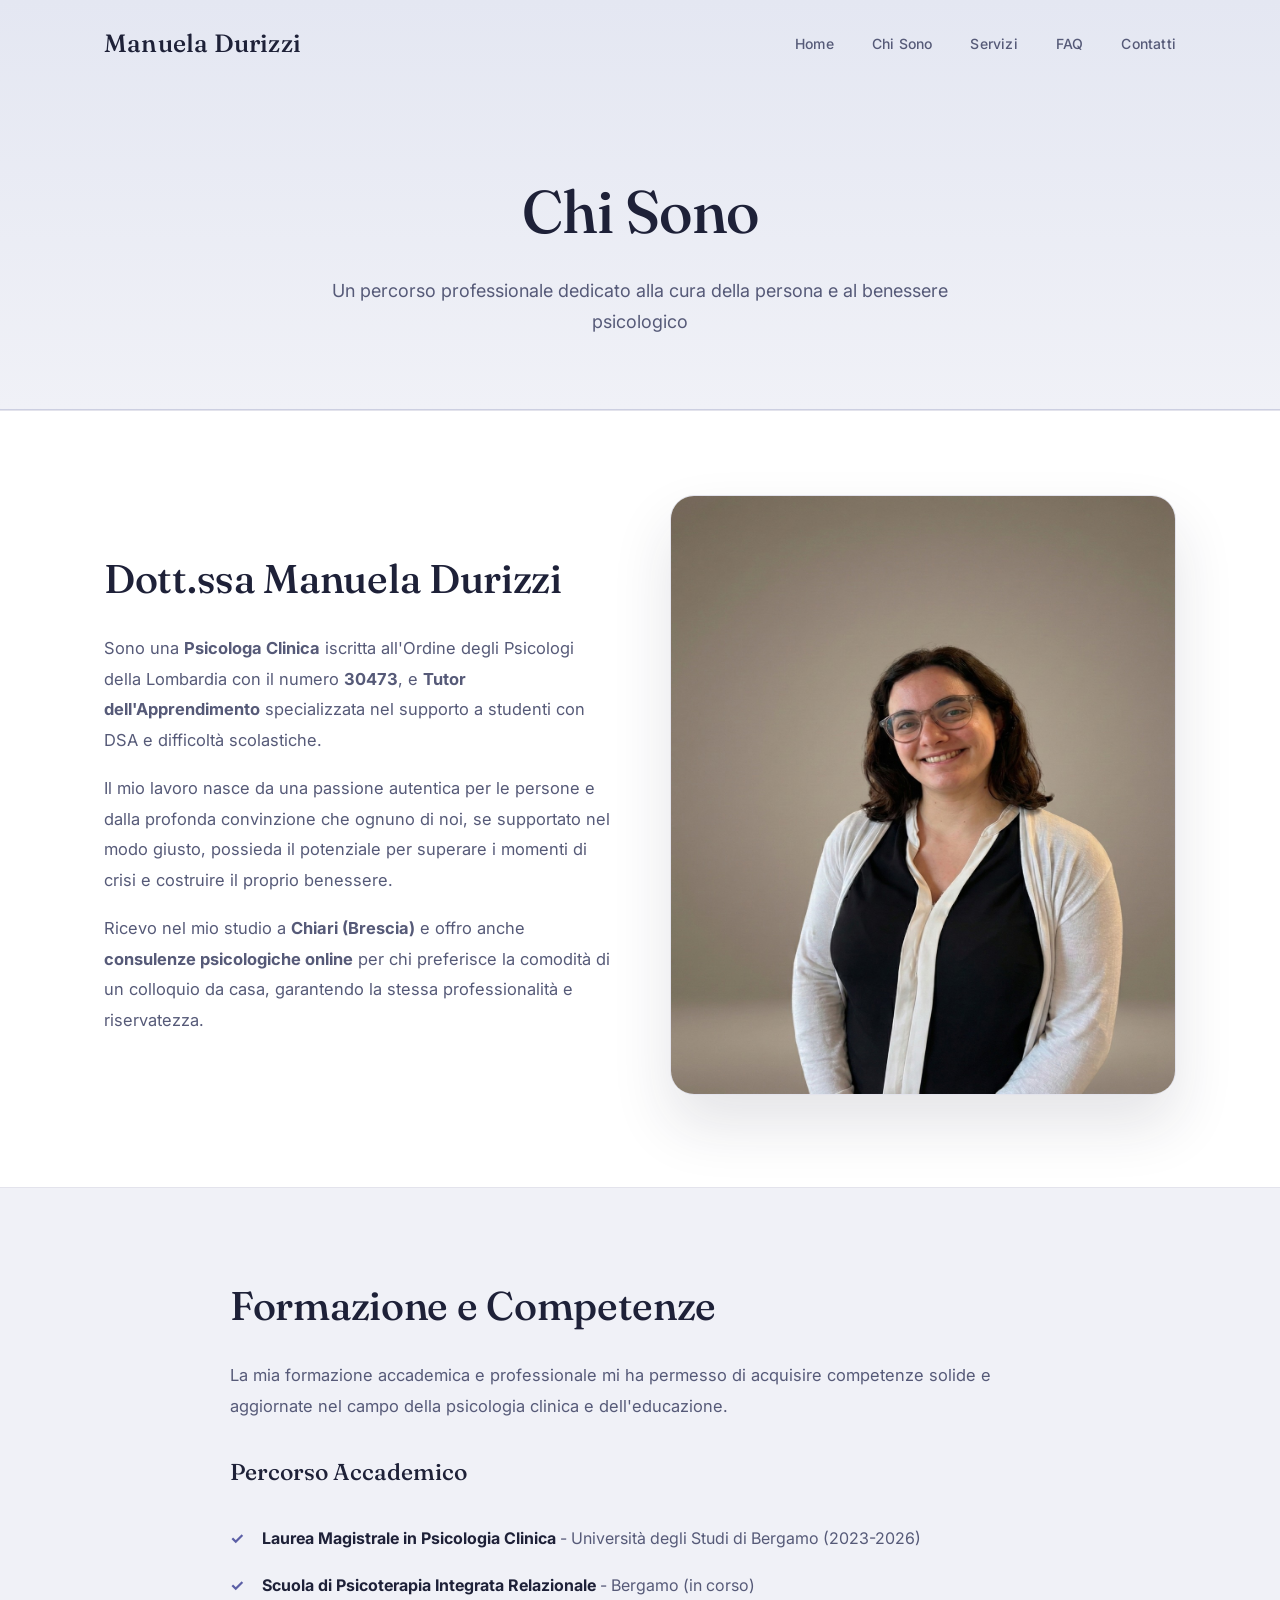
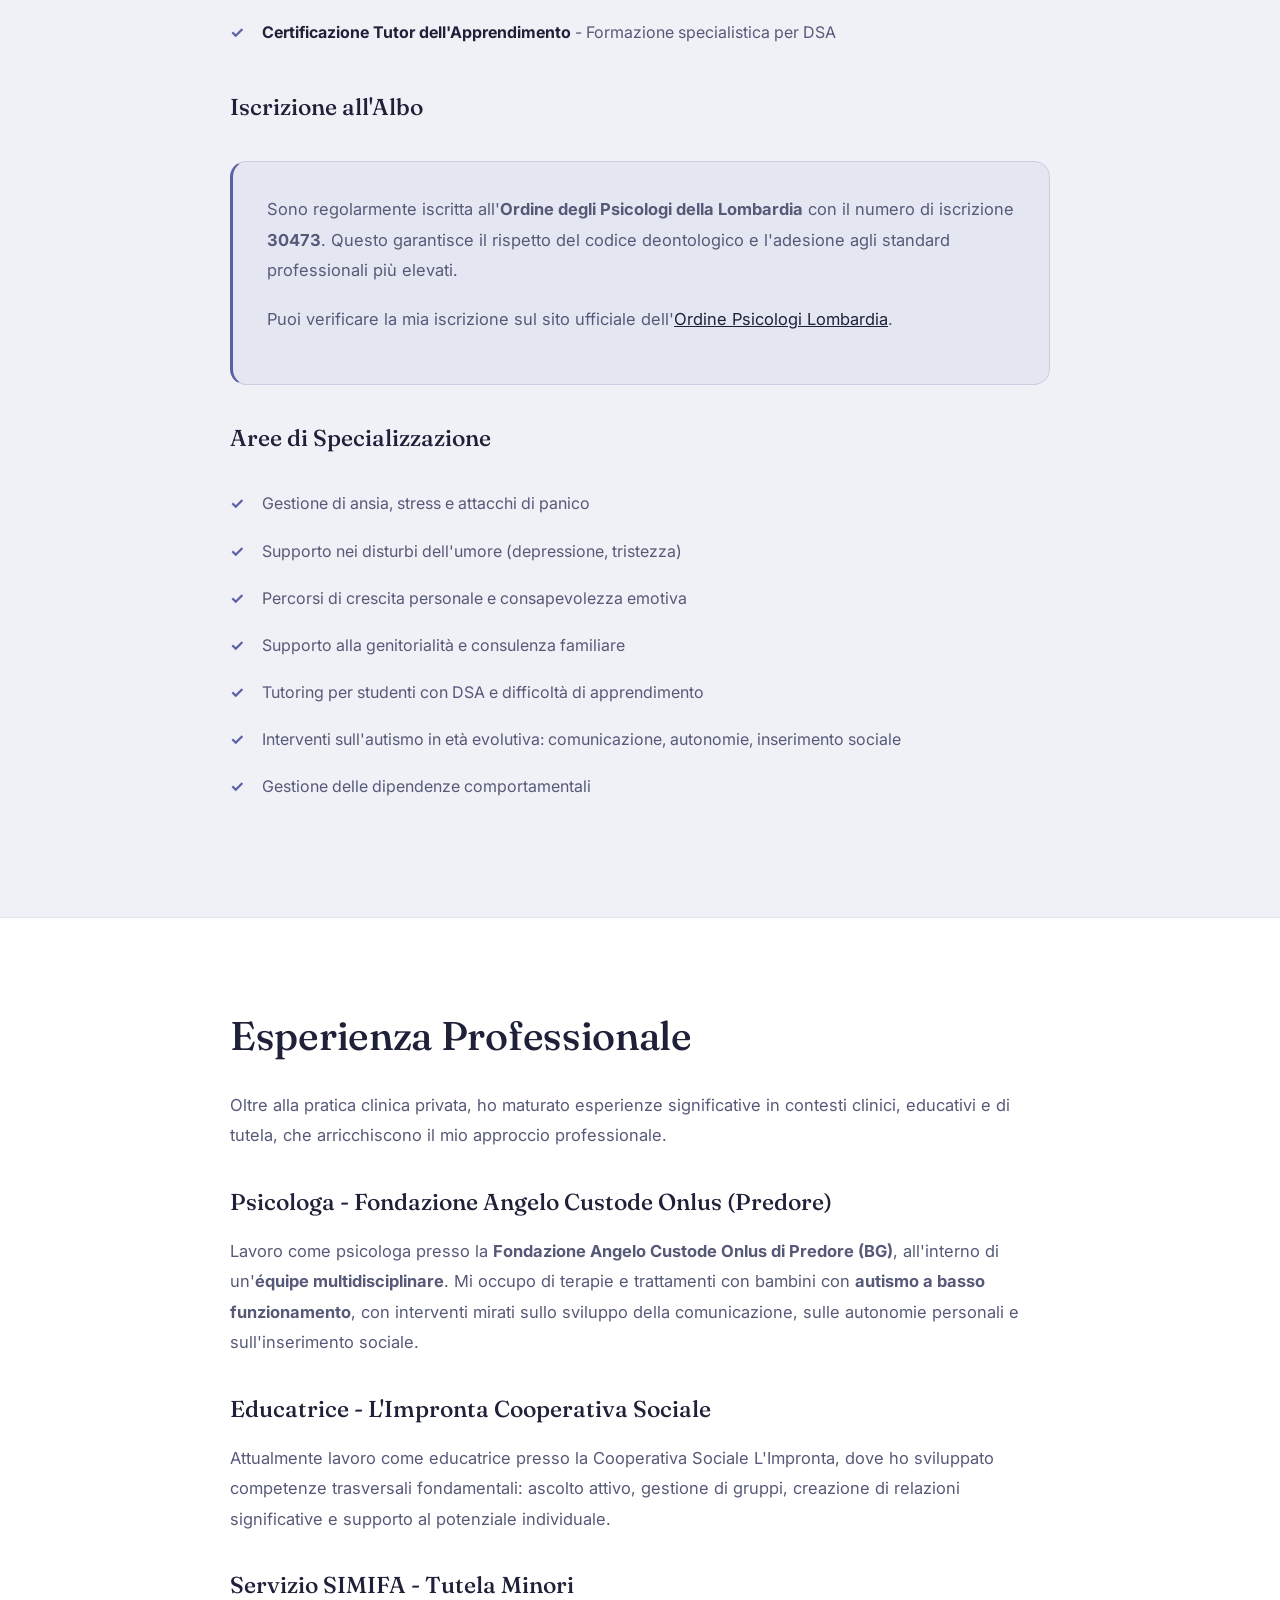
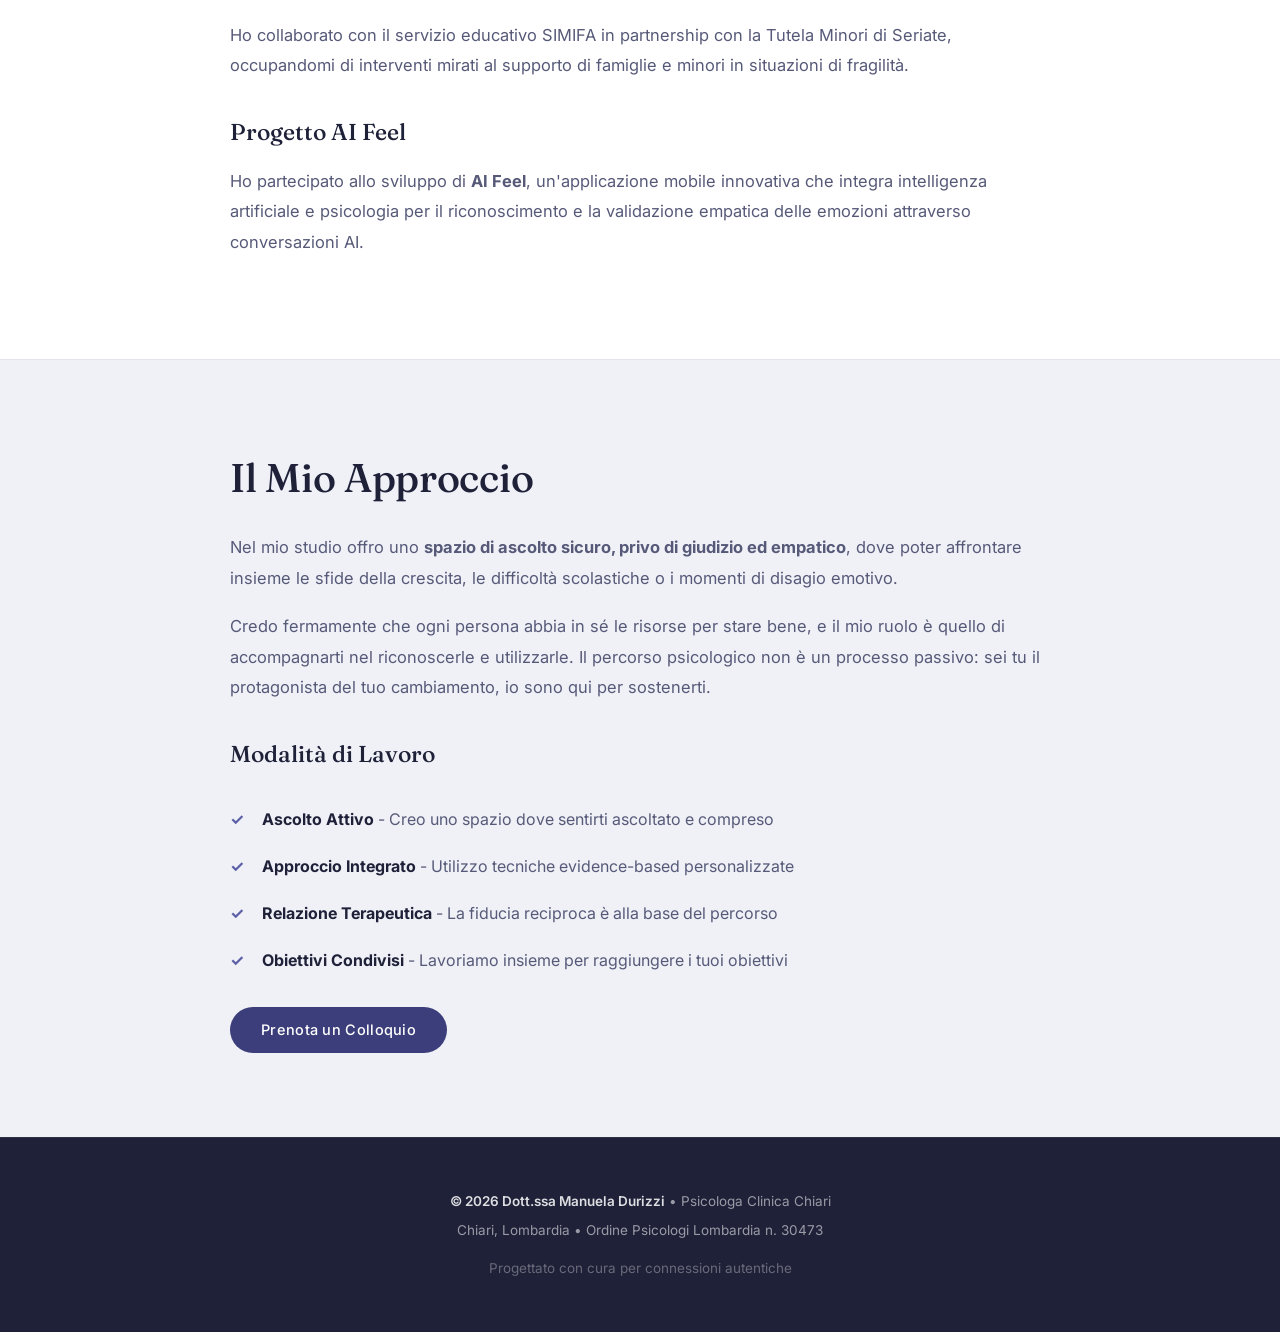
<file: chi-sono.html>
<!DOCTYPE html>
<html lang="it" itemscope itemtype="https://schema.org/WebPage">

<head>
    <!-- Google tag (gtag.js) -->
    <script async src="https://www.googletagmanager.com/gtag/js?id=AW-17883799301"></script>
    <script>
        window.dataLayer = window.dataLayer || [];
        function gtag(){dataLayer.push(arguments);}
        gtag('js', new Date());
        gtag('config', 'AW-17883799301');
    </script>

    <meta charset="UTF-8">
    <meta name="viewport" content="width=device-width, initial-scale=1.0">
    <meta http-equiv="X-UA-Compatible" content="IE=edge">

    <!-- Primary Meta Tags -->
    <title>Chi Sono - Dott.ssa Manuela Durizzi | Psicologa Clinica Chiari</title>
    <meta name="title" content="Chi Sono - Dott.ssa Manuela Durizzi | Psicologa Clinica Chiari">
    <meta name="description"
        content="Scopri chi è la Dott.ssa Manuela Durizzi, psicologa clinica a Chiari. Formazione, esperienza professionale e approccio terapeutico. Ordine Psicologi Lombardia n. 30473.">
    <meta name="author" content="Dott.ssa Manuela Durizzi - Psicologa Clinica">
    <meta name="robots" content="index, follow">

    <!-- Canonical URL -->
    <link rel="canonical" href="https://manueladurizzi.it/chi-sono.html">

    <!-- Open Graph -->
    <meta property="og:type" content="article">
    <meta property="og:url" content="https://manueladurizzi.it/chi-sono.html">
    <meta property="og:title" content="Chi Sono - Dott.ssa Manuela Durizzi | Psicologa Clinica Chiari">
    <meta property="og:description"
        content="Psicologa clinica a Chiari con formazione specialistica in psicoterapia integrata relazionale. Scopri il mio percorso professionale.">
    <meta property="og:image" content="https://manueladurizzi.it/photo.jpeg">

    <!-- Favicon -->
    <link rel="icon" type="image/png" sizes="32x32" href="/favicon-32x32.png">
    <link rel="icon" type="image/png" sizes="16x16" href="/favicon-16x16.png">
    <link rel="apple-touch-icon" sizes="180x180" href="/apple-touch-icon.png">
    <meta name="theme-color" content="#5B5FA6">

    <!-- Fonts -->
    <link rel="preconnect" href="https://fonts.googleapis.com">
    <link rel="preconnect" href="https://fonts.gstatic.com" crossorigin>
    <link
        href="https://fonts.googleapis.com/css2?family=Fraunces:ital,opsz,wght@0,9..144,400;0,9..144,500;0,9..144,600;1,9..144,400;1,9..144,500&family=Inter:wght@300;400;500;600&display=swap"
        rel="stylesheet">

    <!-- Schema.org Structured Data -->
    <script type="application/ld+json">
    {
      "@context": "https://schema.org",
      "@type": "ProfilePage",
      "mainEntity": {
        "@type": "Person",
        "name": "Manuela Durizzi",
        "jobTitle": "Psicologa Clinica",
        "description": "Psicologa clinica specializzata in supporto emotivo, gestione dell'ansia e crescita personale a Chiari",
        "url": "https://manueladurizzi.it",
        "address": {
          "@type": "PostalAddress",
          "streetAddress": "Via Maffoni 19",
          "addressLocality": "Chiari",
          "addressRegion": "Lombardia",
          "postalCode": "25032",
          "addressCountry": "IT"
        },
        "memberOf": {
          "@type": "ProfessionalService",
          "name": "Ordine degli Psicologi della Lombardia",
          "identifier": "30473"
        }
      }
    }
    </script>

    <link rel="stylesheet" href="styles.css">
</head>

<body>
    <!-- Header -->
    <header>
        <div class="container">
            <nav>
                <a href="index.html" class="logo">Manuela Durizzi</a>
                <button class="mobile-menu-btn" onclick="toggleMenu()" aria-label="Apri menu di navigazione" aria-expanded="false" aria-controls="navLinks">☰</button>
                <ul class="nav-links" id="navLinks">
                    <li><a href="index.html">Home</a></li>
                    <li><a href="chi-sono.html">Chi Sono</a></li>
                    <li><a href="servizi.html">Servizi</a></li>
                    <li><a href="faq.html">FAQ</a></li>
                    <li><a href="contatti.html">Contatti</a></li>
                </ul>
            </nav>
        </div>
    </header>

    <!-- Page Hero -->
    <section class="page-hero">
        <div class="container">
            <h1>Chi Sono</h1>
            <p>Un percorso professionale dedicato alla cura della persona e al benessere psicologico</p>
        </div>
    </section>

    <!-- Main Content -->
    <main>
        <!-- Introduction -->
        <section class="content-section white">
            <div class="container">
                <div class="section-grid">
                    <div class="content-text">
                        <h2>Dott.ssa Manuela Durizzi</h2>
                        <p>
                            Sono una <strong>Psicologa Clinica</strong> iscritta all'Ordine degli Psicologi della
                            Lombardia con il numero <strong>30473</strong>, e <strong>Tutor dell'Apprendimento</strong>
                            specializzata nel supporto a studenti con DSA e difficoltà scolastiche.
                        </p>
                        <p>
                            Il mio lavoro nasce da una passione autentica per le persone e dalla profonda convinzione
                            che ognuno di noi, se supportato nel modo giusto, possieda il potenziale per superare i
                            momenti di crisi e costruire il proprio benessere.
                        </p>
                        <p>
                            Ricevo nel mio studio a <strong>Chiari (Brescia)</strong> e offro anche <strong>consulenze
                                psicologiche online</strong> per chi preferisce la comodità di un colloquio da casa,
                            garantendo la stessa professionalità e riservatezza.
                        </p>
                    </div>
                    <div class="image-wrapper">
                        <img src="photo.jpeg" alt="Dott.ssa Manuela Durizzi - Psicologa Clinica Chiari" width="500"
                            height="600">
                    </div>
                </div>
            </div>
        </section>

        <!-- Formation -->
        <section class="content-section">
            <div class="container">
                <div class="content-text">
                    <h2>Formazione e Competenze</h2>
                    <p>
                        La mia formazione accademica e professionale mi ha permesso di acquisire competenze solide e
                        aggiornate nel campo della psicologia clinica e dell'educazione.
                    </p>

                    <h3>Percorso Accademico</h3>
                    <ul>
                        <li><strong>Laurea Magistrale in Psicologia Clinica</strong> - Università degli Studi di Bergamo
                            (2023-2026)</li>
                        <li><strong>Scuola di Psicoterapia Integrata Relazionale</strong> - Bergamo (in corso)</li>
                        <li><strong>Certificazione Tutor dell'Apprendimento</strong> - Formazione specialistica per DSA
                        </li>
                    </ul>

                    <h3>Iscrizione all'Albo</h3>
                    <div class="credentials-box">
                        <p>
                            Sono regolarmente iscritta all'<strong>Ordine degli Psicologi della Lombardia</strong> con
                            il numero di iscrizione <strong>30473</strong>. Questo garantisce il rispetto del codice
                            deontologico e l'adesione agli standard professionali più elevati.
                        </p>
                        <p>
                            Puoi verificare la mia iscrizione sul sito ufficiale dell'<a href="https://www.opl.it"
                                target="_blank" style="color: var(--forest);">Ordine Psicologi Lombardia</a>.
                        </p>
                    </div>

                    <h3>Aree di Specializzazione</h3>
                    <ul>
                        <li>Gestione di ansia, stress e attacchi di panico</li>
                        <li>Supporto nei disturbi dell'umore (depressione, tristezza)</li>
                        <li>Percorsi di crescita personale e consapevolezza emotiva</li>
                        <li>Supporto alla genitorialità e consulenza familiare</li>
                        <li>Tutoring per studenti con DSA e difficoltà di apprendimento</li>
                        <li>Interventi sull'autismo in età evolutiva: comunicazione, autonomie, inserimento sociale</li>
                        <li>Gestione delle dipendenze comportamentali</li>
                    </ul>
                </div>
            </div>
        </section>

        <!-- Experience -->
        <section class="content-section white">
            <div class="container">
                <div class="content-text">
                    <h2>Esperienza Professionale</h2>
                    <p>
                        Oltre alla pratica clinica privata, ho maturato esperienze significative in contesti clinici,
                        educativi e di tutela, che arricchiscono il mio approccio professionale.
                    </p>

                    <h3>Psicologa - Fondazione Angelo Custode Onlus (Predore)</h3>
                    <p>
                        Lavoro come psicologa presso la <strong>Fondazione Angelo Custode Onlus di Predore (BG)</strong>,
                        all'interno di un'<strong>équipe multidisciplinare</strong>. Mi occupo di terapie e trattamenti
                        con bambini con <strong>autismo a basso funzionamento</strong>, con interventi mirati sullo
                        sviluppo della comunicazione, sulle autonomie personali e sull'inserimento sociale.
                    </p>

                    <h3>Educatrice - L'Impronta Cooperativa Sociale</h3>
                    <p>
                        Attualmente lavoro come educatrice presso la Cooperativa Sociale L'Impronta, dove ho sviluppato
                        competenze trasversali fondamentali: ascolto attivo, gestione di gruppi, creazione di relazioni
                        significative e supporto al potenziale individuale.
                    </p>

                    <h3>Servizio SIMIFA - Tutela Minori</h3>
                    <p>
                        Ho collaborato con il servizio educativo SIMIFA in partnership con la Tutela Minori di Seriate,
                        occupandomi di interventi mirati al supporto di famiglie e minori in situazioni di fragilità.
                    </p>

                    <h3>Progetto AI Feel</h3>
                    <p>
                        Ho partecipato allo sviluppo di <strong>AI Feel</strong>, un'applicazione mobile innovativa che
                        integra intelligenza artificiale e psicologia per il riconoscimento e la validazione empatica
                        delle emozioni attraverso conversazioni AI.
                    </p>
                </div>
            </div>
        </section>

        <!-- Approach -->
        <section class="content-section">
            <div class="container">
                <div class="content-text">
                    <h2>Il Mio Approccio</h2>
                    <p>
                        Nel mio studio offro uno <strong>spazio di ascolto sicuro, privo di giudizio ed
                            empatico</strong>, dove poter affrontare insieme le sfide della crescita, le difficoltà
                        scolastiche o i momenti di disagio emotivo.
                    </p>
                    <p>
                        Credo fermamente che ogni persona abbia in sé le risorse per stare bene, e il mio ruolo è quello
                        di accompagnarti nel riconoscerle e utilizzarle. Il percorso psicologico non è un processo
                        passivo: sei tu il protagonista del tuo cambiamento, io sono qui per sostenerti.
                    </p>

                    <h3>Modalità di Lavoro</h3>
                    <ul>
                        <li><strong>Ascolto Attivo</strong> - Creo uno spazio dove sentirti ascoltato e compreso</li>
                        <li><strong>Approccio Integrato</strong> - Utilizzo tecniche evidence-based personalizzate</li>
                        <li><strong>Relazione Terapeutica</strong> - La fiducia reciproca è alla base del percorso</li>
                        <li><strong>Obiettivi Condivisi</strong> - Lavoriamo insieme per raggiungere i tuoi obiettivi
                        </li>
                    </ul>

                    <a href="contatti.html" class="btn">Prenota un Colloquio</a>
                </div>
            </div>
        </section>
    </main>

    <!-- Footer -->
    <footer>
        <div class="container">
            <p><strong>© 2026 Dott.ssa Manuela Durizzi</strong> • Psicologa Clinica Chiari</p>
            <p>Chiari, Lombardia • Ordine Psicologi Lombardia n. 30473</p>
            <p style="margin-top: 15px; opacity: 0.6;">Progettato con cura per connessioni autentiche</p>
        </div>
    </footer>
    <script src="main.js" defer></script>
</body>

</html>
</file>
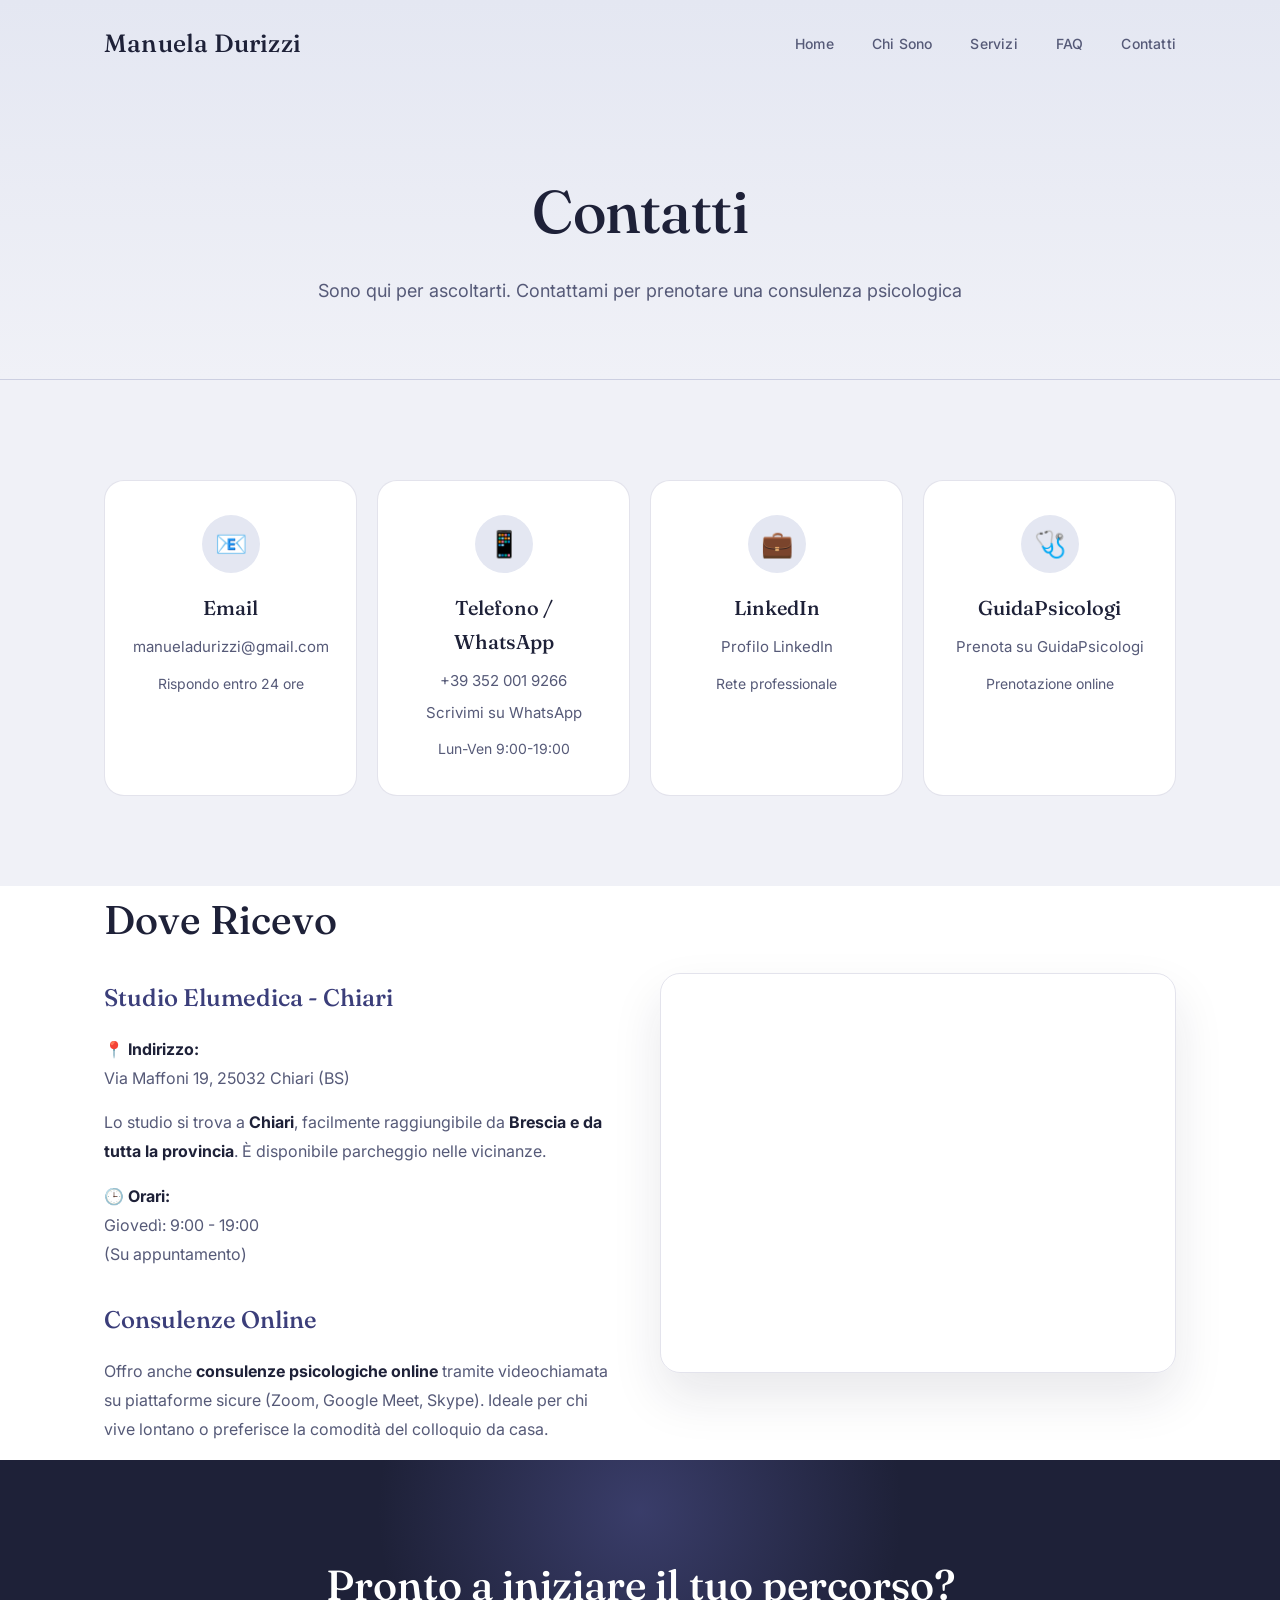
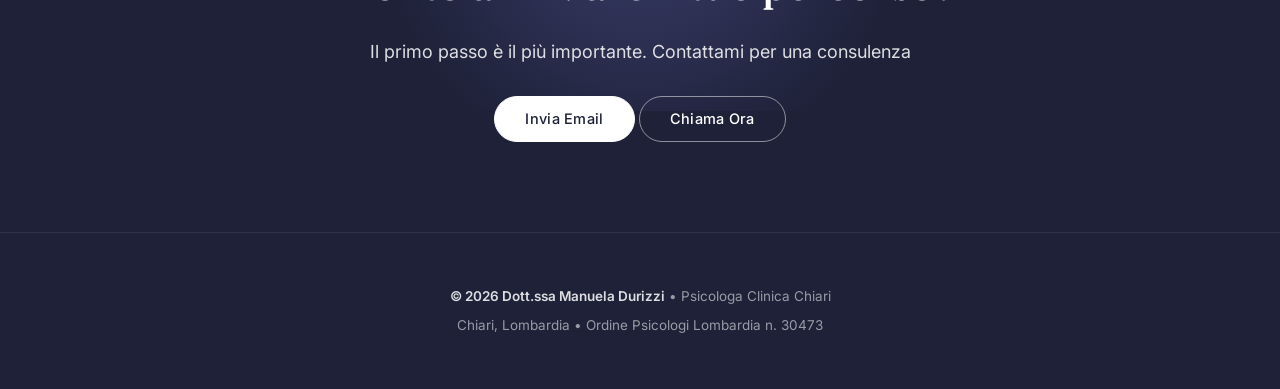
<file: contatti.html>
<!DOCTYPE html>
<html lang="it">

<head>
    <!-- Google tag (gtag.js) -->
    <script async src="https://www.googletagmanager.com/gtag/js?id=AW-17883799301"></script>
    <script>
        window.dataLayer = window.dataLayer || [];
        function gtag(){dataLayer.push(arguments);}
        gtag('js', new Date());
        gtag('config', 'AW-17883799301');
    </script>

    <meta charset="UTF-8">
    <meta name="viewport" content="width=device-width, initial-scale=1.0">
    <title>Contatti | Psicologa Chiari - Dott.ssa Manuela Durizzi</title>
    <meta name="description"
        content="Contatta la Dott.ssa Manuela Durizzi, psicologa a Chiari. Email, telefono, studio in Via Maffoni 19. Prenota consulenza psicologica online o in presenza.">
    <link rel="canonical" href="https://manueladurizzi.it/contatti.html">
    <link rel="icon" type="image/png" href="/favicon-32x32.png">
    <link
        href="https://fonts.googleapis.com/css2?family=Fraunces:ital,opsz,wght@0,9..144,400;0,9..144,500;0,9..144,600;1,9..144,400;1,9..144,500&family=Inter:wght@300;400;500;600&display=swap"
        rel="stylesheet">

    <link rel="stylesheet" href="styles.css">
</head>

<body>
    <header>
        <div class="container">
            <nav>
                <a href="index.html" class="logo">Manuela Durizzi</a>
                <button class="mobile-menu-btn" onclick="toggleMenu()" aria-label="Apri menu di navigazione" aria-expanded="false" aria-controls="navLinks">☰</button>
                <ul class="nav-links" id="navLinks">
                    <li><a href="index.html">Home</a></li>
                    <li><a href="chi-sono.html">Chi Sono</a></li>
                    <li><a href="servizi.html">Servizi</a></li>
                    <li><a href="faq.html">FAQ</a></li>
                    <li><a href="contatti.html">Contatti</a></li>
                </ul>
            </nav>
        </div>
    </header>

    <section class="page-hero">
        <div class="container">
            <h1>Contatti</h1>
            <p>Sono qui per ascoltarti. Contattami per prenotare una consulenza psicologica</p>
        </div>
    </section>

    <main>
        <section class="contact-section">
            <div class="container">
                <div class="contact-grid">
                    <article class="contact-card">
                        <div class="contact-icon">📧</div>
                        <h3>Email</h3>
                        <a href="mailto:manueladurizzi@gmail.com">manueladurizzi@gmail.com</a>
                        <p style="margin-top: 12px; font-size: 14px; color: var(--text-light);">Rispondo entro 24 ore
                        </p>
                    </article>

                    <article class="contact-card">
                        <div class="contact-icon">📱</div>
                        <h3>Telefono / WhatsApp</h3>
                        <a href="tel:+393520019266">+39 352 001 9266</a>
                        <a href="https://wa.me/393520019266" target="_blank" rel="noopener" style="display: block; margin-top: 6px;">Scrivimi su WhatsApp</a>
                        <p style="margin-top: 12px; font-size: 14px; color: var(--text-light);">Lun-Ven 9:00-19:00</p>
                    </article>

                    <article class="contact-card">
                        <div class="contact-icon">💼</div>
                        <h3>LinkedIn</h3>
                        <a href="https://www.linkedin.com/in/manuela-durizzi-485a28371/" target="_blank"
                            rel="noopener">Profilo LinkedIn</a>
                        <p style="margin-top: 12px; font-size: 14px; color: var(--text-light);">Rete professionale</p>
                    </article>

                    <article class="contact-card">
                        <div class="contact-icon">🩺</div>
                        <h3>GuidaPsicologi</h3>
                        <a href="https://www.guidapsicologi.it/studio/manuela-durizzi" target="_blank"
                            rel="noopener">Prenota su GuidaPsicologi</a>
                        <p style="margin-top: 12px; font-size: 14px; color: var(--text-light);">Prenotazione online</p>
                    </article>
                </div>
            </div>
        </section>

        <section class="location-section">
            <div class="container">
                <div class="location-grid">
                    <div class="location-text">
                        <h2>Dove Ricevo</h2>
                        <h3
                            style="font-family: var(--font-serif); font-size: 24px; margin: 24px 0 16px; color: var(--terracotta);">
                            Studio Elumedica - Chiari</h3>
                        <p>
                            <strong>📍 Indirizzo:</strong><br>
                            Via Maffoni 19, 25032 Chiari (BS)
                        </p>
                        <p>
                            Lo studio si trova a <strong>Chiari</strong>, facilmente raggiungibile da <strong>Brescia e
                                da tutta la provincia</strong>. È disponibile parcheggio nelle vicinanze.
                        </p>
                        <p>
                            <strong>🕒 Orari:</strong><br>
                            Giovedì: 9:00 - 19:00<br>
                            (Su appuntamento)
                        </p>

                        <h3
                            style="font-family: var(--font-serif); font-size: 24px; margin: 32px 0 16px; color: var(--terracotta);">
                            Consulenze Online</h3>
                        <p>
                            Offro anche <strong>consulenze psicologiche online</strong> tramite videochiamata su
                            piattaforme sicure (Zoom, Google Meet, Skype). Ideale per chi vive lontano o preferisce la
                            comodità del colloquio da casa.
                        </p>
                    </div>

                    <div class="map-wrapper">
                        <iframe
                            src="https://www.google.com/maps/embed?pb=!1m18!1m12!1m3!1d2782.8!2d9.9297!3d45.5378!2m3!1f0!2f0!3f0!3m2!1i1024!2i768!4f13.1!3m3!1m2!1s0x47815a9b5e5e5e5e%3A0x5e5e5e5e5e5e5e5e!2sVia%20Maffoni%2019%2C%2026032%20Chiari%20BS!5e0!3m2!1sit!2sit!4v1234567890"
                            allowfullscreen loading="lazy" referrerpolicy="no-referrer-when-downgrade"
                            title="Mappa Studio Psicologa Chiari - Via Maffoni 19">
                        </iframe>
                    </div>
                </div>
            </div>
        </section>

        <section class="cta-section">
            <div class="container">
                <h2>Pronto a iniziare il tuo percorso?</h2>
                <p>Il primo passo è il più importante. Contattami per una consulenza</p>
                <div>
                    <a href="mailto:manueladurizzi@gmail.com" class="btn">Invia Email</a>
                    <a href="tel:+393520019266" class="btn btn-secondary">Chiama Ora</a>
                </div>
            </div>
        </section>
    </main>

    <footer>
        <div class="container">
            <p><strong>© 2026 Dott.ssa Manuela Durizzi</strong> • Psicologa Clinica Chiari</p>
            <p>Chiari, Lombardia • Ordine Psicologi Lombardia n. 30473</p>
        </div>
    </footer>
    <script src="main.js" defer></script>
</body>

</html>
</file>
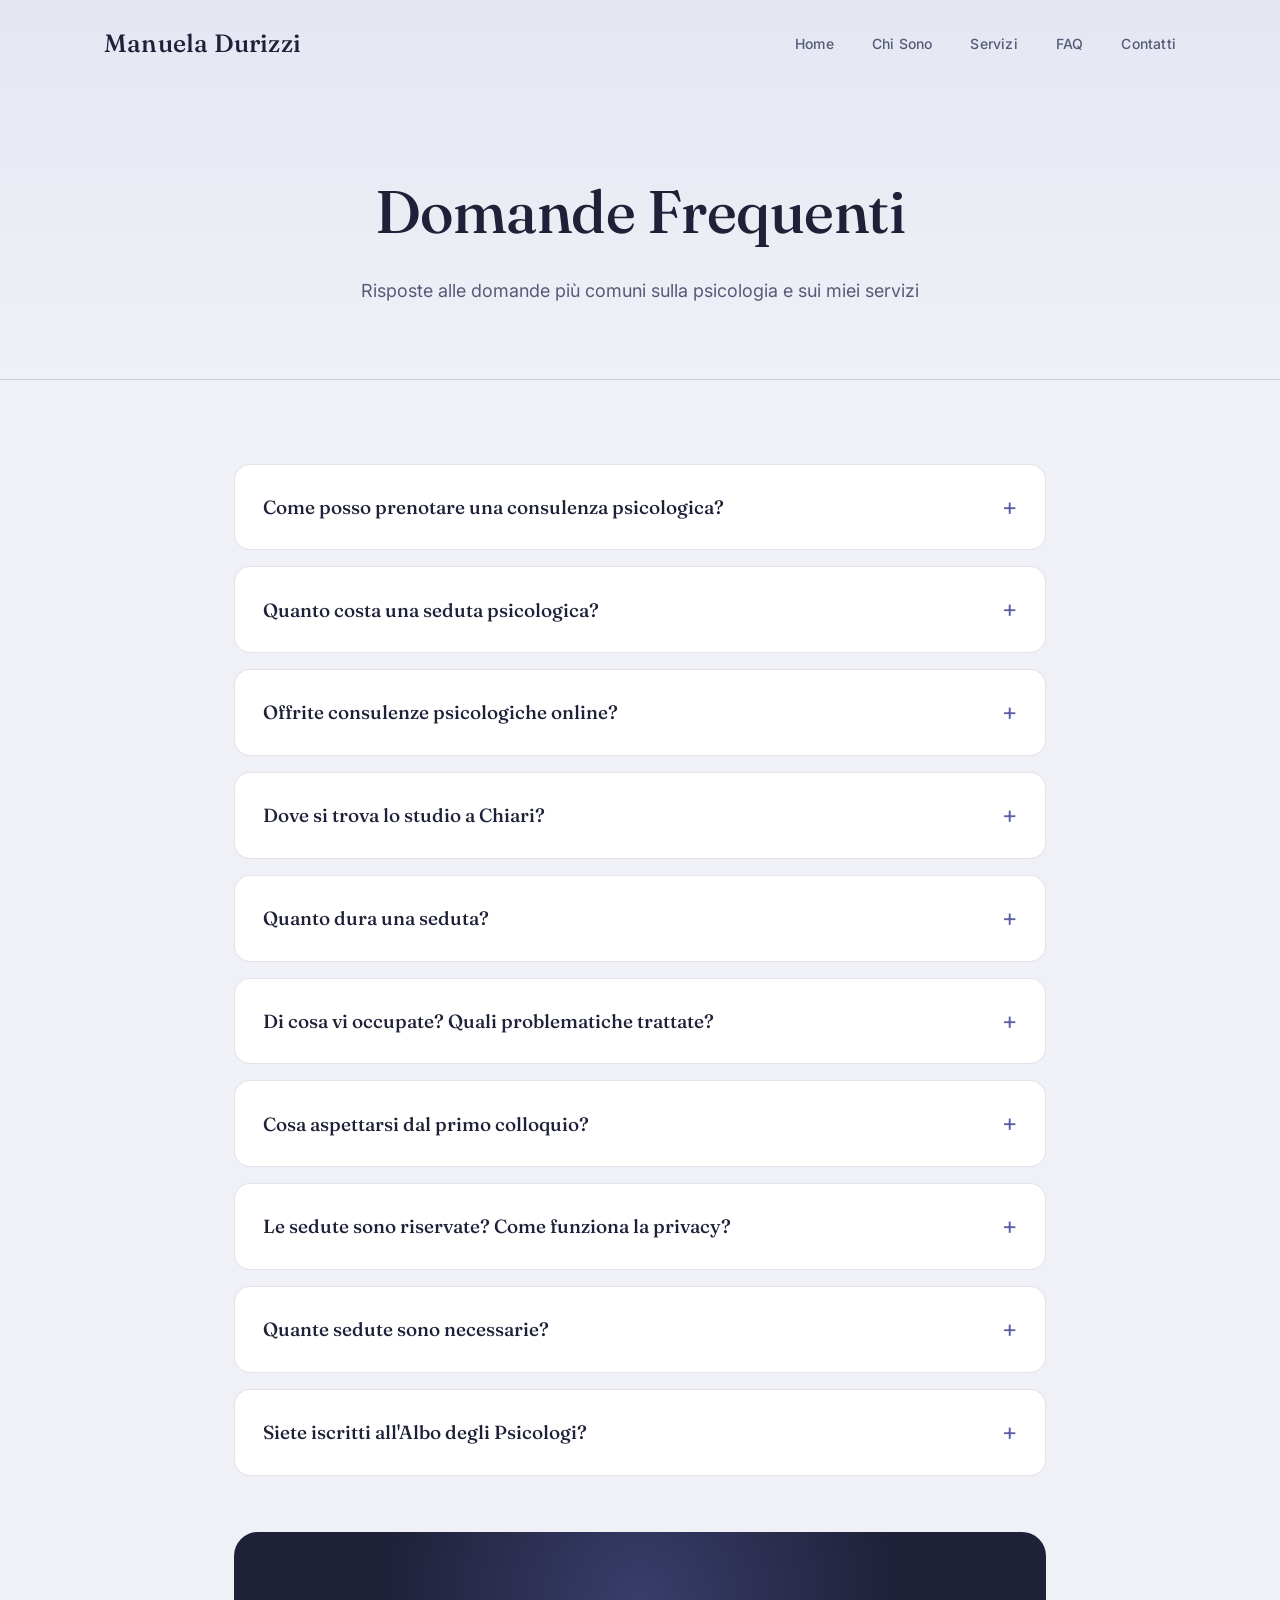
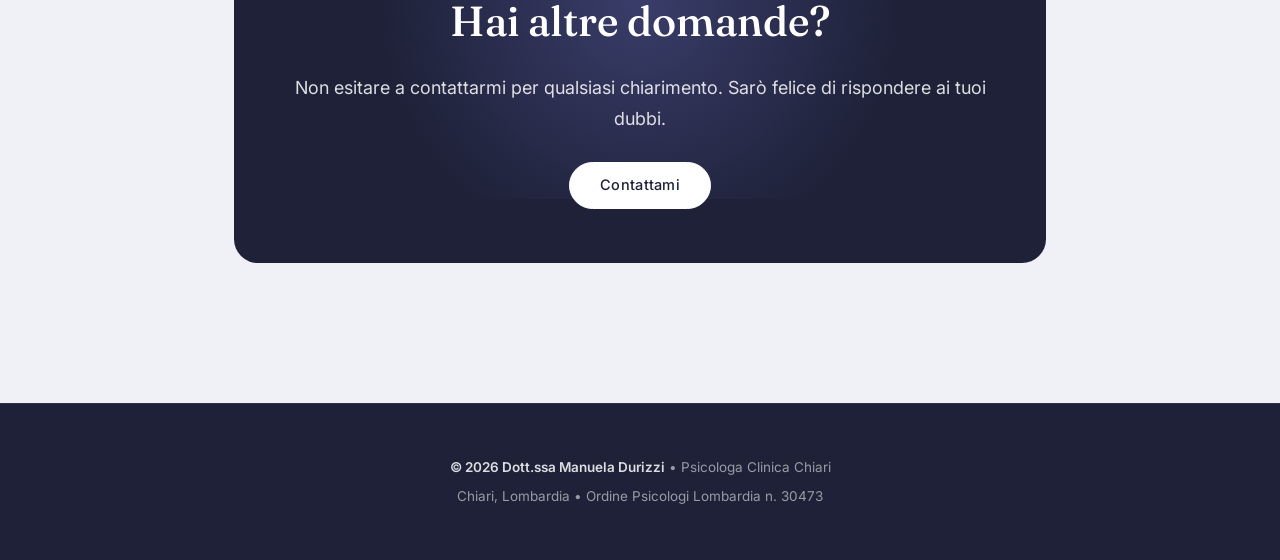
<file: faq.html>
<!DOCTYPE html>
<html lang="it">

<head>
    <!-- Google tag (gtag.js) -->
    <script async src="https://www.googletagmanager.com/gtag/js?id=AW-17883799301"></script>
    <script>
        window.dataLayer = window.dataLayer || [];
        function gtag(){dataLayer.push(arguments);}
        gtag('js', new Date());
        gtag('config', 'AW-17883799301');
    </script>

    <meta charset="UTF-8">
    <meta name="viewport" content="width=device-width, initial-scale=1.0">
    <title>FAQ - Domande Frequenti | Psicologa Chiari - Dott.ssa Manuela Durizzi</title>
    <meta name="description"
        content="Domande frequenti sulla psicologia a Chiari: costi, durata sedute, modalità online, cosa aspettarsi dal primo colloquio. Risposte dalla Dott.ssa Durizzi.">
    <link rel="canonical" href="https://manueladurizzi.it/faq.html">
    <link rel="icon" type="image/png" href="/favicon-32x32.png">
    <link
        href="https://fonts.googleapis.com/css2?family=Fraunces:ital,opsz,wght@0,9..144,400;0,9..144,500;0,9..144,600;1,9..144,400;1,9..144,500&family=Inter:wght@300;400;500;600&display=swap"
        rel="stylesheet">

    <script type="application/ld+json">
    {
      "@context": "https://schema.org",
      "@type": "FAQPage",
      "mainEntity": [
        {
          "@type": "Question",
          "name": "Come posso prenotare una consulenza psicologica?",
          "acceptedAnswer": {
            "@type": "Answer",
            "text": "Puoi prenotare una consulenza contattando la Dott.ssa Manuela Durizzi via email a manueladurizzi@gmail.com o telefonicamente al +39 3520019266. Sono disponibili consulenze sia online che in presenza presso lo Studio Elumedica a Chiari (BS)."
          }
        },
        {
          "@type": "Question",
          "name": "Quanto costa una seduta?",
          "acceptedAnswer": {
            "@type": "Answer",
            "text": "Il costo di una seduta psicologica varia in base al tipo di intervento. Il colloquio conoscitivo prevede i primi 30 minuti gratuiti. Durante il primo contatto, verranno fornite tutte le informazioni dettagliate su tariffe e modalità di pagamento. È possibile concordare pacchetti personalizzati."
          }
        },
        {
          "@type": "Question",
          "name": "Offrite consulenze psicologiche online?",
          "acceptedAnswer": {
            "@type": "Answer",
            "text": "Sì, la Dott.ssa Durizzi offre consulenze psicologiche online tramite videochiamata su piattaforme sicure e certificate, garantendo privacy e riservatezza. Questo servizio è ideale per chi non può recarsi fisicamente in studio o preferisce la comodità del colloquio da casa."
          }
        },
        {
          "@type": "Question",
          "name": "Dove si trova lo studio?",
          "acceptedAnswer": {
            "@type": "Answer",
            "text": "Lo studio si trova presso Elumedica in Via Maffoni 19, Chiari (BS), facilmente raggiungibile da Chiari, Brescia e provincia. Sono disponibili anche consulenze online per chi preferisce colloqui a distanza."
          }
        },
        {
          "@type": "Question",
          "name": "Quanto dura una seduta?",
          "acceptedAnswer": {
            "@type": "Answer",
            "text": "Una seduta psicologica standard ha una durata di circa 50-60 minuti. La frequenza degli incontri viene concordata insieme in base alle esigenze specifiche, generalmente settimanale o quindicinale."
          }
        },
        {
          "@type": "Question",
          "name": "Quali problematiche tratta?",
          "acceptedAnswer": {
            "@type": "Answer",
            "text": "La Dott.ssa Durizzi si occupa di supporto psicologico per ansia, stress, attacchi di panico, depressione, crescita personale, gestione delle emozioni, difficoltà relazionali, supporto alla genitorialità e tutoring per DSA."
          }
        },
        {
          "@type": "Question",
          "name": "Cosa aspettarsi dal primo colloquio?",
          "acceptedAnswer": {
            "@type": "Answer",
            "text": "Il primo colloquio è un momento conoscitivo dove potrai esporre le tue difficoltà e i tuoi obiettivi. La psicologa ti ascolterà senza giudizio, ti aiuterà a chiarire la situazione e insieme valuterete il percorso più adatto alle tue esigenze."
          }
        },
        {
          "@type": "Question",
          "name": "Le sedute sono riservate?",
          "acceptedAnswer": {
            "@type": "Answer",
            "text": "Assolutamente sì. Tutte le sedute sono coperte dal segreto professionale e dalla privacy garantita dal codice deontologico degli psicologi. Nessuna informazione viene condivisa senza il tuo consenso esplicito."
          }
        }
      ]
    }
    </script>

    <link rel="stylesheet" href="styles.css">
</head>

<body>
    <header>
        <div class="container">
        <nav>
            <a href="index.html" class="logo">Manuela Durizzi</a>
                <button class="mobile-menu-btn" onclick="toggleMenu()" aria-label="Apri menu di navigazione" aria-expanded="false" aria-controls="navLinks">☰</button>
            <ul class="nav-links" id="navLinks">
                <li><a href="index.html">Home</a></li>
                <li><a href="chi-sono.html">Chi Sono</a></li>
                <li><a href="servizi.html">Servizi</a></li>
                <li><a href="faq.html">FAQ</a></li>
                <li><a href="contatti.html">Contatti</a></li>
            </ul>
        </nav>
        </div>
    </header>

    <section class="page-hero">
        <div class="container">
            <h1>Domande Frequenti</h1>
            <p>Risposte alle domande più comuni sulla psicologia e sui miei servizi</p>
        </div>
    </section>

    <main>
        <section class="faq-section">
            <div class="container">

                <div class="faq-item">
                    <div class="faq-question" onclick="toggleFAQ(this)">
                        <h3>Come posso prenotare una consulenza psicologica?</h3>
                        <span class="faq-icon">+</span>
                    </div>
                    <div class="faq-answer">
                        <div class="faq-answer-content">
                            Puoi prenotare una consulenza contattandomi via <strong>email a
                                manueladurizzi@gmail.com</strong> o <strong>telefonicamente al +39 3520019266</strong>.
                            Sono disponibili consulenze sia <strong>online</strong> che <strong>in presenza</strong>
                            presso lo Studio Elumedica a Chiari (BS). Ti risponderò per concordare insieme giorno e
                            orario più adatto.
                        </div>
                    </div>
                </div>

                <div class="faq-item">
                    <div class="faq-question" onclick="toggleFAQ(this)">
                        <h3>Quanto costa una seduta psicologica?</h3>
                        <span class="faq-icon">+</span>
                    </div>
                    <div class="faq-answer">
                        <div class="faq-answer-content">
                            Il costo di una seduta varia in base al tipo di intervento (consulenza psicologica
                            individuale, di coppia, familiare, tutoring DSA). Il <strong>colloquio conoscitivo</strong> prevede i <strong>primi 30
                                minuti gratuiti</strong>. Durante il primo contatto, verranno
                            fornite tutte le informazioni dettagliate su <strong>tariffe e modalità di
                                pagamento</strong>. È possibile concordare pacchetti personalizzati in base alle tue
                            esigenze.
                        </div>
                    </div>
                </div>

                <div class="faq-item">
                    <div class="faq-question" onclick="toggleFAQ(this)">
                        <h3>Offrite consulenze psicologiche online?</h3>
                        <span class="faq-icon">+</span>
                    </div>
                    <div class="faq-answer">
                        <div class="faq-answer-content">
                            Sì, offro <strong>consulenze psicologiche online</strong> tramite videochiamata su
                            piattaforme sicure e certificate (Zoom, Google Meet, Skype), garantendo la massima
                            <strong>privacy e riservatezza</strong>. Le consulenze online hanno la stessa efficacia di
                            quelle in presenza e sono ideali per chi non può spostarsi, vive lontano da Chiari o
                            preferisce la comodità del colloquio da casa.
                        </div>
                    </div>
                </div>

                <div class="faq-item">
                    <div class="faq-question" onclick="toggleFAQ(this)">
                        <h3>Dove si trova lo studio a Chiari?</h3>
                        <span class="faq-icon">+</span>
                    </div>
                    <div class="faq-answer">
                        <div class="faq-answer-content">
                            Lo studio si trova presso <strong>Elumedica in Via Maffoni 19, Chiari (BS)</strong>,
                            facilmente raggiungibile da Chiari, Brescia e da tutta la provincia. È disponibile
                            parcheggio nelle vicinanze. Lo studio è un ambiente professionale, riservato e accogliente,
                            pensato per farti sentire a tuo agio.
                        </div>
                    </div>
                </div>

                <div class="faq-item">
                    <div class="faq-question" onclick="toggleFAQ(this)">
                        <h3>Quanto dura una seduta?</h3>
                        <span class="faq-icon">+</span>
                    </div>
                    <div class="faq-answer">
                        <div class="faq-answer-content">
                            Una seduta psicologica standard ha una durata di circa <strong>50-60 minuti</strong>. La
                            frequenza degli incontri viene concordata insieme in base alle esigenze specifiche:
                            generalmente gli incontri sono <strong>settimanali o quindicinali</strong>, ma possiamo
                            adattare il ritmo al tuo percorso.
                        </div>
                    </div>
                </div>

                <div class="faq-item">
                    <div class="faq-question" onclick="toggleFAQ(this)">
                        <h3>Di cosa vi occupate? Quali problematiche trattate?</h3>
                        <span class="faq-icon">+</span>
                    </div>
                    <div class="faq-answer">
                        <div class="faq-answer-content">
                            Mi occupo di:
                            <ul style="margin-top: 12px; list-style-position: inside;">
                                <li><strong>Ansia e stress</strong> - attacchi di panico, ansia generalizzata, stress
                                    lavorativo</li>
                                <li><strong>Disturbi dell'umore</strong> - depressione, tristezza persistente</li>
                                <li><strong>Crescita personale</strong> - autostima, consapevolezza emotiva,
                                    intelligenza emotiva</li>
                                <li><strong>Supporto alla genitorialità</strong> - consulenza genitoriale, gestione
                                    conflitti familiari</li>
                                <li><strong>Tutoring DSA</strong> - supporto studenti con dislessia, discalculia,
                                    disgrafia</li>
                                <li><strong>Difficoltà relazionali</strong> - coppia, famiglia, relazioni interpersonali
                                </li>
                            </ul>
                        </div>
                    </div>
                </div>

                <div class="faq-item">
                    <div class="faq-question" onclick="toggleFAQ(this)">
                        <h3>Cosa aspettarsi dal primo colloquio?</h3>
                        <span class="faq-icon">+</span>
                    </div>
                    <div class="faq-answer">
                        <div class="faq-answer-content">
                            Il <strong>primo colloquio</strong> è un momento conoscitivo e di ascolto. Potrai esporre
                            liberamente le tue difficoltà, i tuoi dubbi e i tuoi obiettivi in un clima di
                            <strong>accoglienza e assenza di giudizio</strong>. Ti ascolterò con attenzione, ti farò
                            alcune domande per comprendere meglio la tua situazione e insieme valuteremo il
                            <strong>percorso più adatto</strong> alle tue esigenze. Non è necessario arrivare con tutto
                            chiaro: il primo colloquio serve proprio a fare chiarezza.
                        </div>
                    </div>
                </div>

                <div class="faq-item">
                    <div class="faq-question" onclick="toggleFAQ(this)">
                        <h3>Le sedute sono riservate? Come funziona la privacy?</h3>
                        <span class="faq-icon">+</span>
                    </div>
                    <div class="faq-answer">
                        <div class="faq-answer-content">
                            Assolutamente sì. Tutte le sedute sono coperte dal <strong>segreto professionale</strong> e
                            dalla privacy garantita dal <strong>codice deontologico degli psicologi</strong>. Nessuna
                            informazione condivisa durante i colloqui viene divulgata a terzi senza il tuo consenso
                            esplicito. La riservatezza è un pilastro fondamentale del lavoro psicologico.
                        </div>
                    </div>
                </div>

                <div class="faq-item">
                    <div class="faq-question" onclick="toggleFAQ(this)">
                        <h3>Quante sedute sono necessarie?</h3>
                        <span class="faq-icon">+</span>
                    </div>
                    <div class="faq-answer">
                        <div class="faq-answer-content">
                            Non esiste un numero fisso di sedute valido per tutti. La durata del percorso dipende dalla
                            <strong>problematica specifica, dagli obiettivi e dal ritmo personale</strong>. Alcuni
                            percorsi brevi (consulenza psicologica) possono durare poche sedute, altri più approfonditi
                            possono richiedere mesi. Durante il percorso, monitoriamo insieme i progressi e valutiamo
                            quando gli obiettivi sono stati raggiunti.
                        </div>
                    </div>
                </div>

                <div class="faq-item">
                    <div class="faq-question" onclick="toggleFAQ(this)">
                        <h3>Siete iscritti all'Albo degli Psicologi?</h3>
                        <span class="faq-icon">+</span>
                    </div>
                    <div class="faq-answer">
                        <div class="faq-answer-content">
                            Sì, sono regolarmente iscritta all'<strong>Ordine degli Psicologi della Lombardia</strong>
                            con il numero di iscrizione <strong>30473</strong>. Questo garantisce professionalità,
                            competenza e rispetto del codice deontologico. Puoi verificare la mia iscrizione sul sito
                            ufficiale dell'Ordine Psicologi Lombardia (www.opl.it).
                        </div>
                    </div>
                </div>

                <div class="cta-box">
                    <h2>Hai altre domande?</h2>
                    <p>Non esitare a contattarmi per qualsiasi chiarimento. Sarò felice di rispondere ai tuoi dubbi.</p>
                    <a href="contatti.html" class="btn">Contattami</a>
                </div>

            </div>
        </section>
    </main>

    <footer>
        <div class="container">
            <p><strong>© 2026 Dott.ssa Manuela Durizzi</strong> • Psicologa Clinica Chiari</p>
            <p>Chiari, Lombardia • Ordine Psicologi Lombardia n. 30473</p>
        </div>
    </footer>

    <script src="main.js" defer></script>
</body>

</html>
</file>
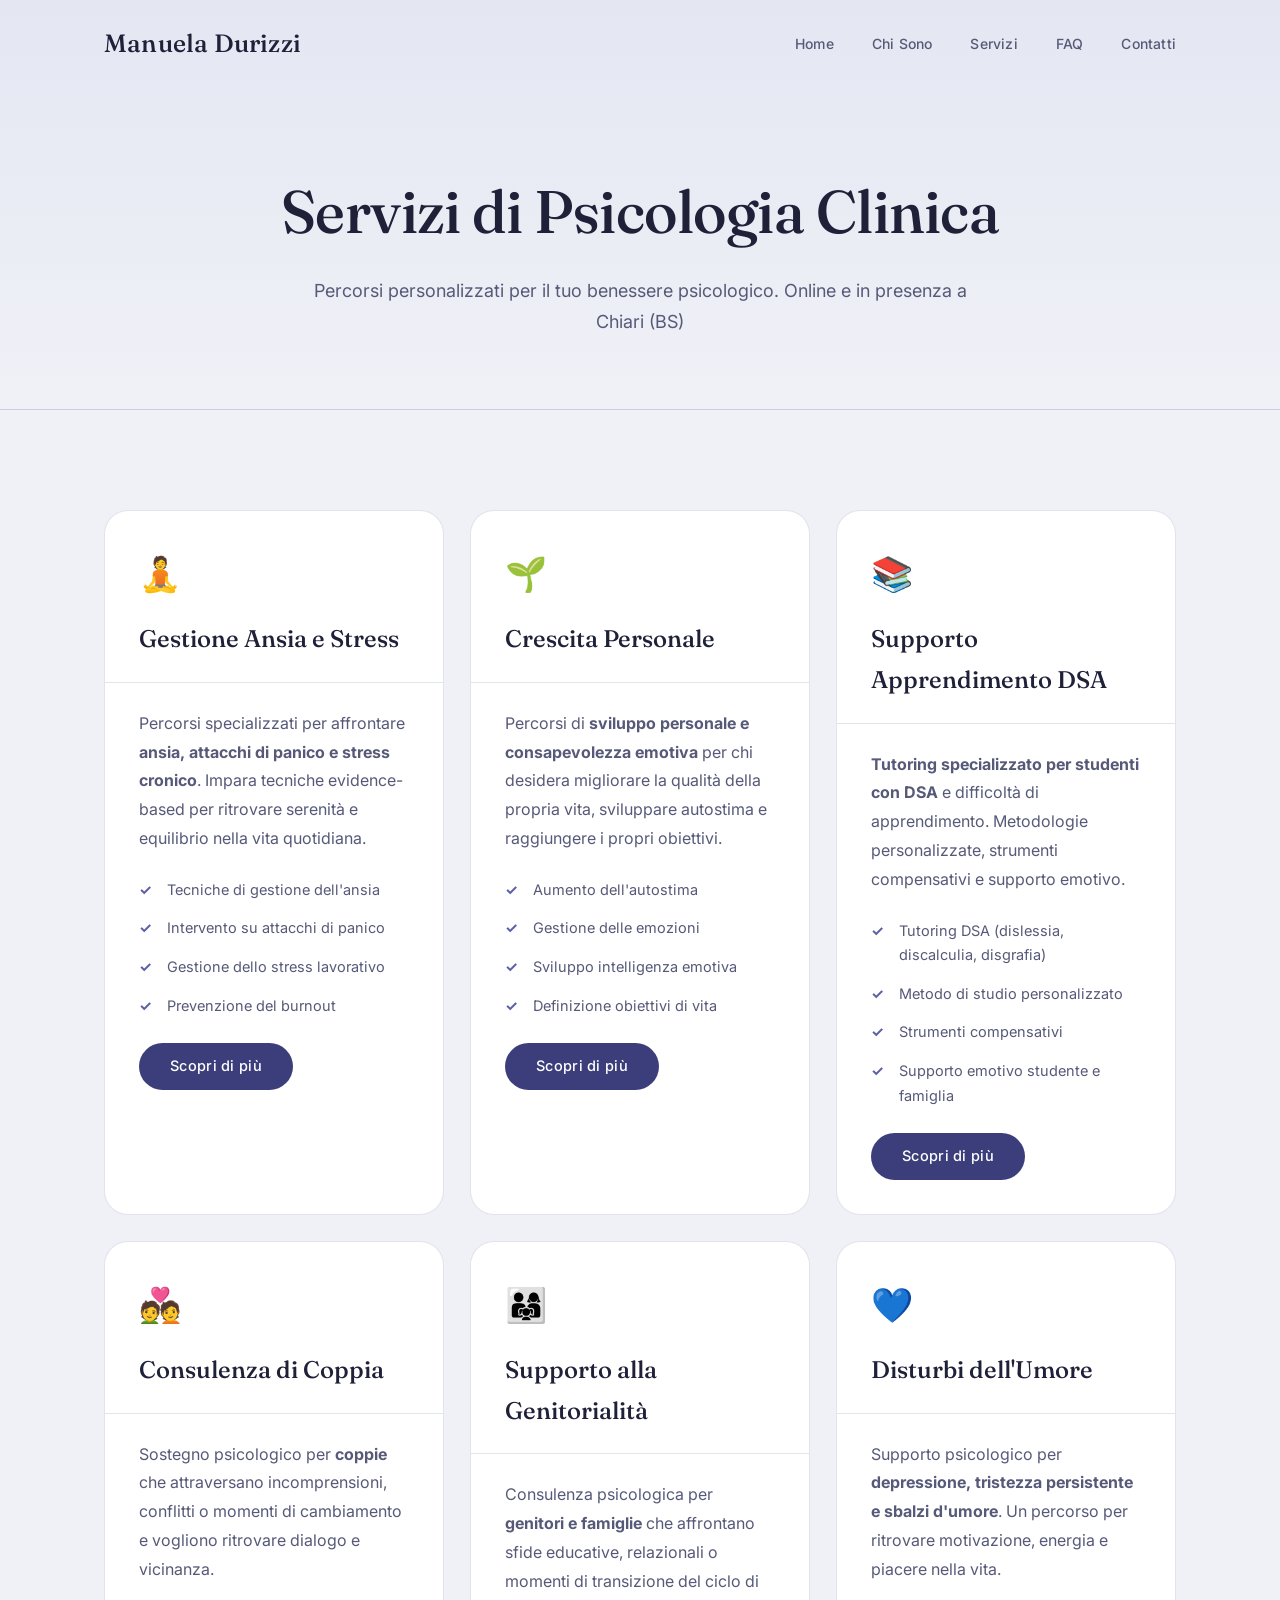
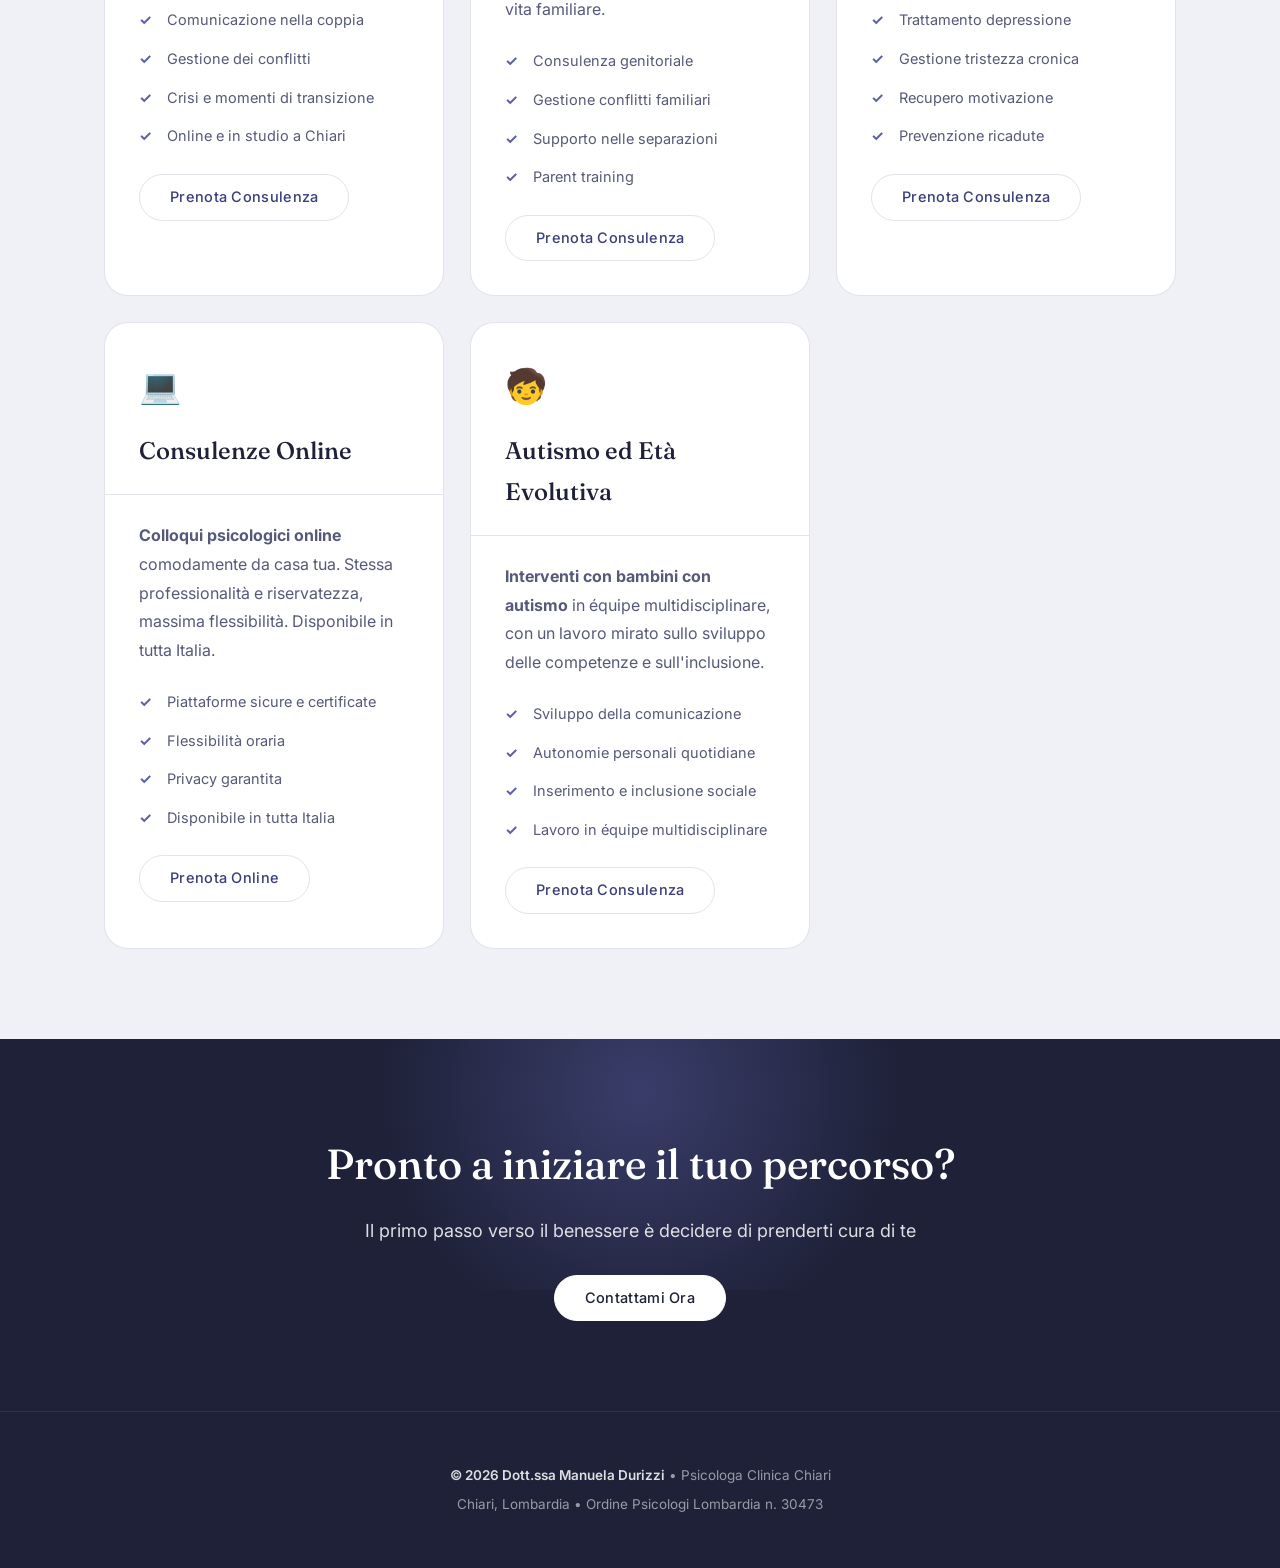
<file: servizi.html>
<!DOCTYPE html>
<html lang="it" itemscope itemtype="https://schema.org/WebPage">

<head>
    <!-- Google tag (gtag.js) -->
    <script async src="https://www.googletagmanager.com/gtag/js?id=AW-17883799301"></script>
    <script>
        window.dataLayer = window.dataLayer || [];
        function gtag(){dataLayer.push(arguments);}
        gtag('js', new Date());
        gtag('config', 'AW-17883799301');
    </script>

    <meta charset="UTF-8">
    <meta name="viewport" content="width=device-width, initial-scale=1.0">

    <title>Servizi di Psicologia | Dott.ssa Manuela Durizzi - Psicologa Chiari</title>
    <meta name="description"
        content="Servizi di psicologia clinica a Chiari: gestione ansia e stress, crescita personale, supporto DSA, consulenza familiare. Colloqui online e in presenza.">
    <meta name="robots" content="index, follow">

    <link rel="canonical" href="https://manueladurizzi.it/servizi.html">

    <!-- Open Graph -->
    <meta property="og:title" content="Servizi di Psicologia | Psicologa Chiari">
    <meta property="og:description"
        content="Servizi psicologici personalizzati: ansia, stress, crescita personale, DSA. Studio a Chiari e consulenze online.">
    <meta property="og:url" content="https://manueladurizzi.it/servizi.html">

    <!-- Favicon -->
    <link rel="icon" type="image/png" sizes="32x32" href="/favicon-32x32.png">
    <meta name="theme-color" content="#5B5FA6">

    <!-- Fonts -->
    <link rel="preconnect" href="https://fonts.googleapis.com">
    <link rel="preconnect" href="https://fonts.gstatic.com" crossorigin>
    <link
        href="https://fonts.googleapis.com/css2?family=Fraunces:ital,opsz,wght@0,9..144,400;0,9..144,500;0,9..144,600;1,9..144,400;1,9..144,500&family=Inter:wght@300;400;500;600&display=swap"
        rel="stylesheet">

    <script type="application/ld+json">
    {
      "@context": "https://schema.org",
      "@type": "Service",
      "serviceType": "Servizi di Psicologia Clinica",
      "provider": {
        "@type": "Person",
        "name": "Manuela Durizzi",
        "jobTitle": "Psicologa Clinica"
      },
      "areaServed": "Chiari, Brescia, Lombardia",
      "availableChannel": {
        "@type": "ServiceChannel",
        "serviceType": "Online e In Presenza"
      }
    }
    </script>

    <link rel="stylesheet" href="styles.css">
</head>

<body>
    <header>
        <div class="container">
            <nav>
                <a href="index.html" class="logo">Manuela Durizzi</a>
                <button class="mobile-menu-btn" onclick="toggleMenu()" aria-label="Apri menu di navigazione" aria-expanded="false" aria-controls="navLinks">☰</button>
                <ul class="nav-links" id="navLinks">
                    <li><a href="index.html">Home</a></li>
                    <li><a href="chi-sono.html">Chi Sono</a></li>
                    <li><a href="servizi.html">Servizi</a></li>
                    <li><a href="faq.html">FAQ</a></li>
                    <li><a href="contatti.html">Contatti</a></li>
                </ul>
            </nav>
        </div>
    </header>

    <section class="page-hero">
        <div class="container">
            <h1>Servizi di Psicologia Clinica</h1>
            <p>Percorsi personalizzati per il tuo benessere psicologico. Online e in presenza a Chiari (BS)</p>
        </div>
    </section>

    <main>
        <section class="services-section">
            <div class="container">
                <div class="services-grid">

                    <!-- Service 1: Gestione Ansia e Stress -->
                    <article class="service-card">
                        <div class="service-header">
                            <div class="service-icon">🧘</div>
                            <h2>Gestione Ansia e Stress</h2>
                        </div>
                        <div class="service-body">
                            <p>
                                Percorsi specializzati per affrontare <strong>ansia, attacchi di panico e stress
                                    cronico</strong>. Impara tecniche evidence-based per ritrovare serenità e equilibrio
                                nella vita quotidiana.
                            </p>
                            <ul>
                                <li>Tecniche di gestione dell'ansia</li>
                                <li>Intervento su attacchi di panico</li>
                                <li>Gestione dello stress lavorativo</li>
                                <li>Prevenzione del burnout</li>
                            </ul>
                            <a href="servizi/ansia-stress.html" class="btn">Scopri di più</a>
                        </div>
                    </article>

                    <!-- Service 2: Crescita Personale -->
                    <article class="service-card">
                        <div class="service-header">
                            <div class="service-icon">🌱</div>
                            <h2>Crescita Personale</h2>
                        </div>
                        <div class="service-body">
                            <p>
                                Percorsi di <strong>sviluppo personale e consapevolezza emotiva</strong> per chi
                                desidera migliorare la qualità della propria vita, sviluppare autostima e raggiungere i
                                propri obiettivi.
                            </p>
                            <ul>
                                <li>Aumento dell'autostima</li>
                                <li>Gestione delle emozioni</li>
                                <li>Sviluppo intelligenza emotiva</li>
                                <li>Definizione obiettivi di vita</li>
                            </ul>
                            <a href="servizi/crescita-personale.html" class="btn">Scopri di più</a>
                        </div>
                    </article>

                    <!-- Service 3: Supporto Apprendimento DSA -->
                    <article class="service-card">
                        <div class="service-header">
                            <div class="service-icon">📚</div>
                            <h2>Supporto Apprendimento DSA</h2>
                        </div>
                        <div class="service-body">
                            <p>
                                <strong>Tutoring specializzato per studenti con DSA</strong> e difficoltà di
                                apprendimento. Metodologie personalizzate, strumenti compensativi e supporto emotivo.
                            </p>
                            <ul>
                                <li>Tutoring DSA (dislessia, discalculia, disgrafia)</li>
                                <li>Metodo di studio personalizzato</li>
                                <li>Strumenti compensativi</li>
                                <li>Supporto emotivo studente e famiglia</li>
                            </ul>
                            <a href="servizi/supporto-apprendimento.html" class="btn">Scopri di più</a>
                        </div>
                    </article>

                    <!-- Service: Consulenza di Coppia -->
                    <article class="service-card" id="coppia">
                        <div class="service-header">
                            <div class="service-icon">💑</div>
                            <h2>Consulenza di Coppia</h2>
                        </div>
                        <div class="service-body">
                            <p>
                                Sostegno psicologico per <strong>coppie</strong> che attraversano incomprensioni,
                                conflitti o momenti di cambiamento e vogliono ritrovare dialogo e vicinanza.
                            </p>
                            <ul>
                                <li>Comunicazione nella coppia</li>
                                <li>Gestione dei conflitti</li>
                                <li>Crisi e momenti di transizione</li>
                                <li>Online e in studio a Chiari</li>
                            </ul>
                            <a href="contatti.html" class="btn-secondary btn">Prenota Consulenza</a>
                        </div>
                    </article>

                    <!-- Service 4: Supporto Genitorialità -->
                    <article class="service-card">
                        <div class="service-header">
                            <div class="service-icon">👨‍👩‍👧</div>
                            <h2>Supporto alla Genitorialità</h2>
                        </div>
                        <div class="service-body">
                            <p>
                                Consulenza psicologica per <strong>genitori e famiglie</strong> che affrontano sfide
                                educative, relazionali o momenti di transizione del ciclo di vita familiare.
                            </p>
                            <ul>
                                <li>Consulenza genitoriale</li>
                                <li>Gestione conflitti familiari</li>
                                <li>Supporto nelle separazioni</li>
                                <li>Parent training</li>
                            </ul>
                            <a href="contatti.html" class="btn-secondary btn">Prenota Consulenza</a>
                        </div>
                    </article>

                    <!-- Service 5: Disturbi dell'Umore -->
                    <article class="service-card">
                        <div class="service-header">
                            <div class="service-icon">💙</div>
                            <h2>Disturbi dell'Umore</h2>
                        </div>
                        <div class="service-body">
                            <p>
                                Supporto psicologico per <strong>depressione, tristezza persistente e sbalzi
                                    d'umore</strong>. Un percorso per ritrovare motivazione, energia e piacere nella
                                vita.
                            </p>
                            <ul>
                                <li>Trattamento depressione</li>
                                <li>Gestione tristezza cronica</li>
                                <li>Recupero motivazione</li>
                                <li>Prevenzione ricadute</li>
                            </ul>
                            <a href="contatti.html" class="btn-secondary btn">Prenota Consulenza</a>
                        </div>
                    </article>

                    <!-- Service 6: Consulenze Online -->
                    <article class="service-card">
                        <div class="service-header">
                            <div class="service-icon">💻</div>
                            <h2>Consulenze Online</h2>
                        </div>
                        <div class="service-body">
                            <p>
                                <strong>Colloqui psicologici online</strong> comodamente da casa tua. Stessa
                                professionalità e riservatezza, massima flessibilità. Disponibile in tutta Italia.
                            </p>
                            <ul>
                                <li>Piattaforme sicure e certificate</li>
                                <li>Flessibilità oraria</li>
                                <li>Privacy garantita</li>
                                <li>Disponibile in tutta Italia</li>
                            </ul>
                            <a href="contatti.html" class="btn-secondary btn">Prenota Online</a>
                        </div>
                    </article>

                    <!-- Service 7: Autismo ed Età Evolutiva -->
                    <article class="service-card">
                        <div class="service-header">
                            <div class="service-icon">🧒</div>
                            <h2>Autismo ed Età Evolutiva</h2>
                        </div>
                        <div class="service-body">
                            <p>
                                <strong>Interventi con bambini con autismo</strong> in équipe multidisciplinare, con un
                                lavoro mirato sullo sviluppo delle competenze e sull'inclusione.
                            </p>
                            <ul>
                                <li>Sviluppo della comunicazione</li>
                                <li>Autonomie personali quotidiane</li>
                                <li>Inserimento e inclusione sociale</li>
                                <li>Lavoro in équipe multidisciplinare</li>
                            </ul>
                            <a href="contatti.html" class="btn-secondary btn">Prenota Consulenza</a>
                        </div>
                    </article>

                </div>
            </div>
        </section>

        <!-- CTA Section -->
        <section class="cta-section">
            <div class="container">
                <h2>Pronto a iniziare il tuo percorso?</h2>
                <p>Il primo passo verso il benessere è decidere di prenderti cura di te</p>
                <a href="contatti.html" class="btn">Contattami Ora</a>
            </div>
        </section>
    </main>

    <footer>
        <div class="container">
            <p><strong>© 2026 Dott.ssa Manuela Durizzi</strong> • Psicologa Clinica Chiari</p>
            <p>Chiari, Lombardia • Ordine Psicologi Lombardia n. 30473</p>
        </div>
    </footer>
    <script src="main.js" defer></script>
</body>

</html>
</file>
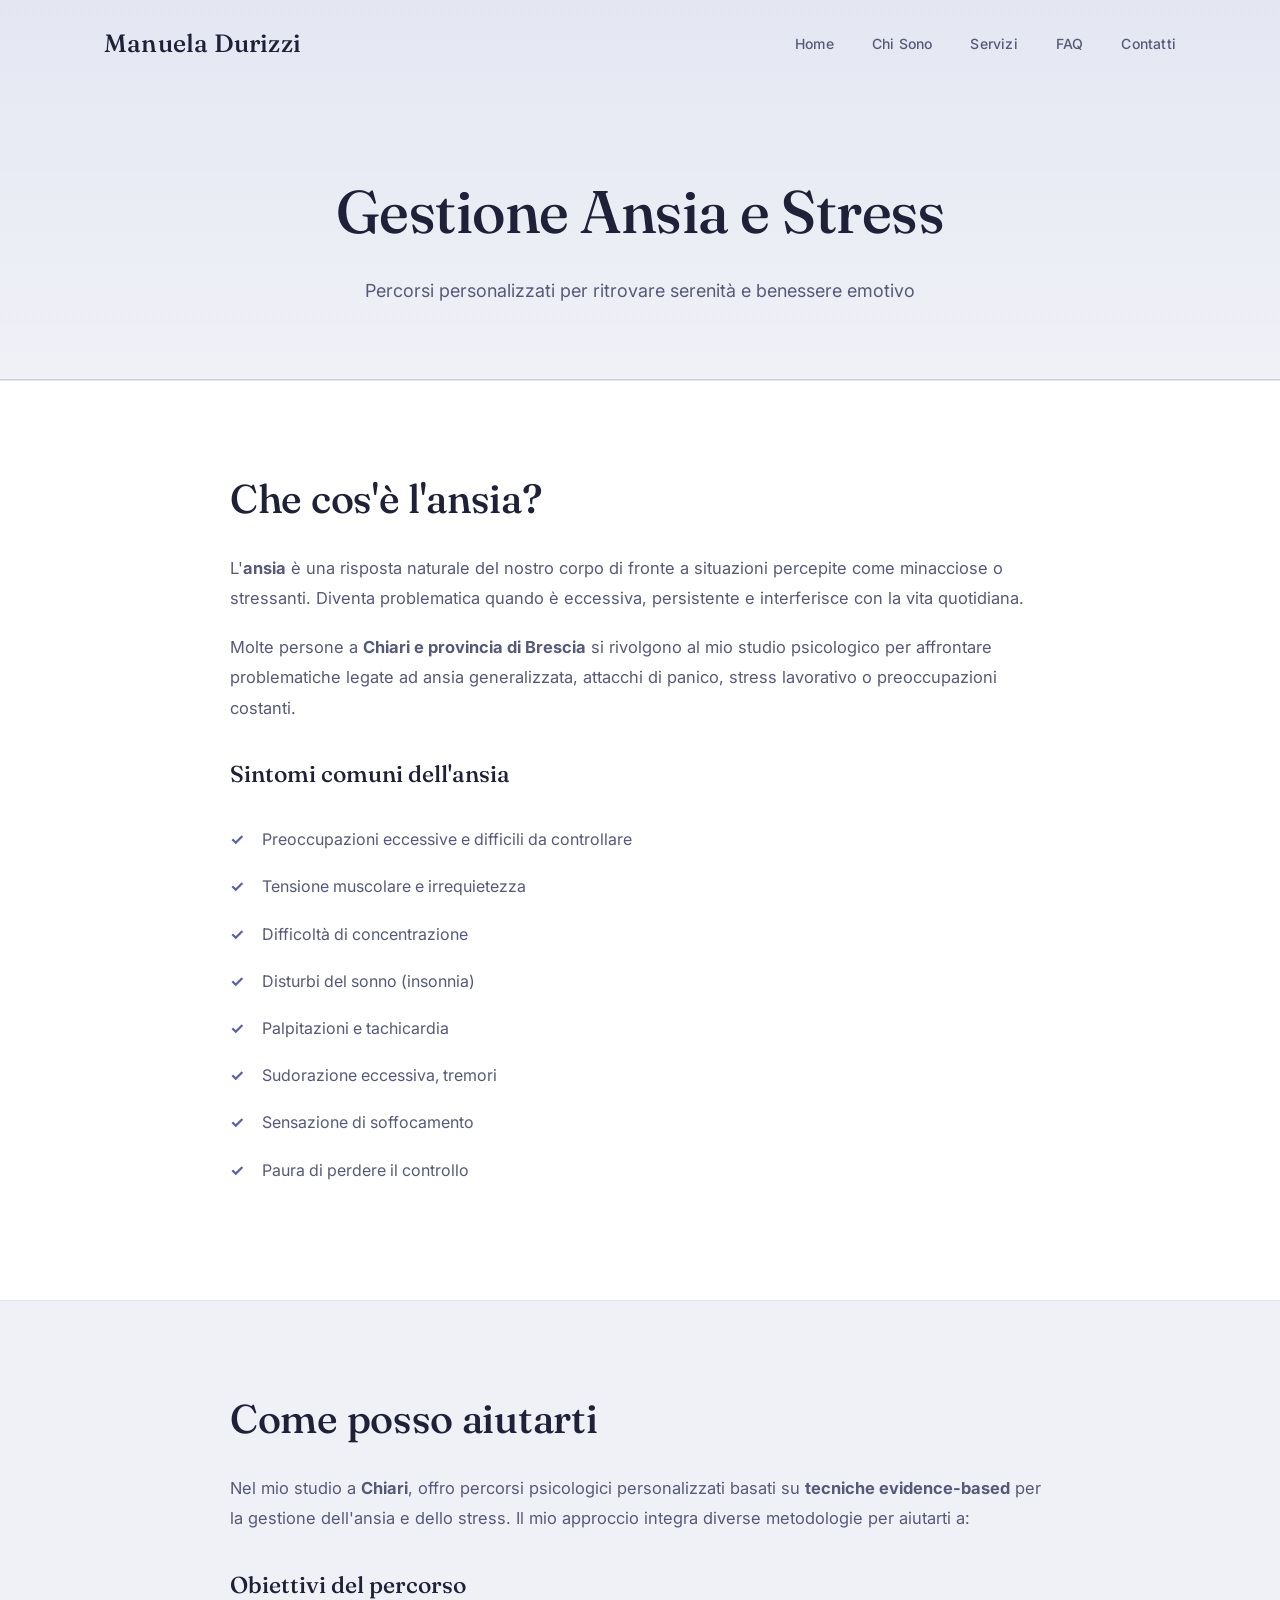
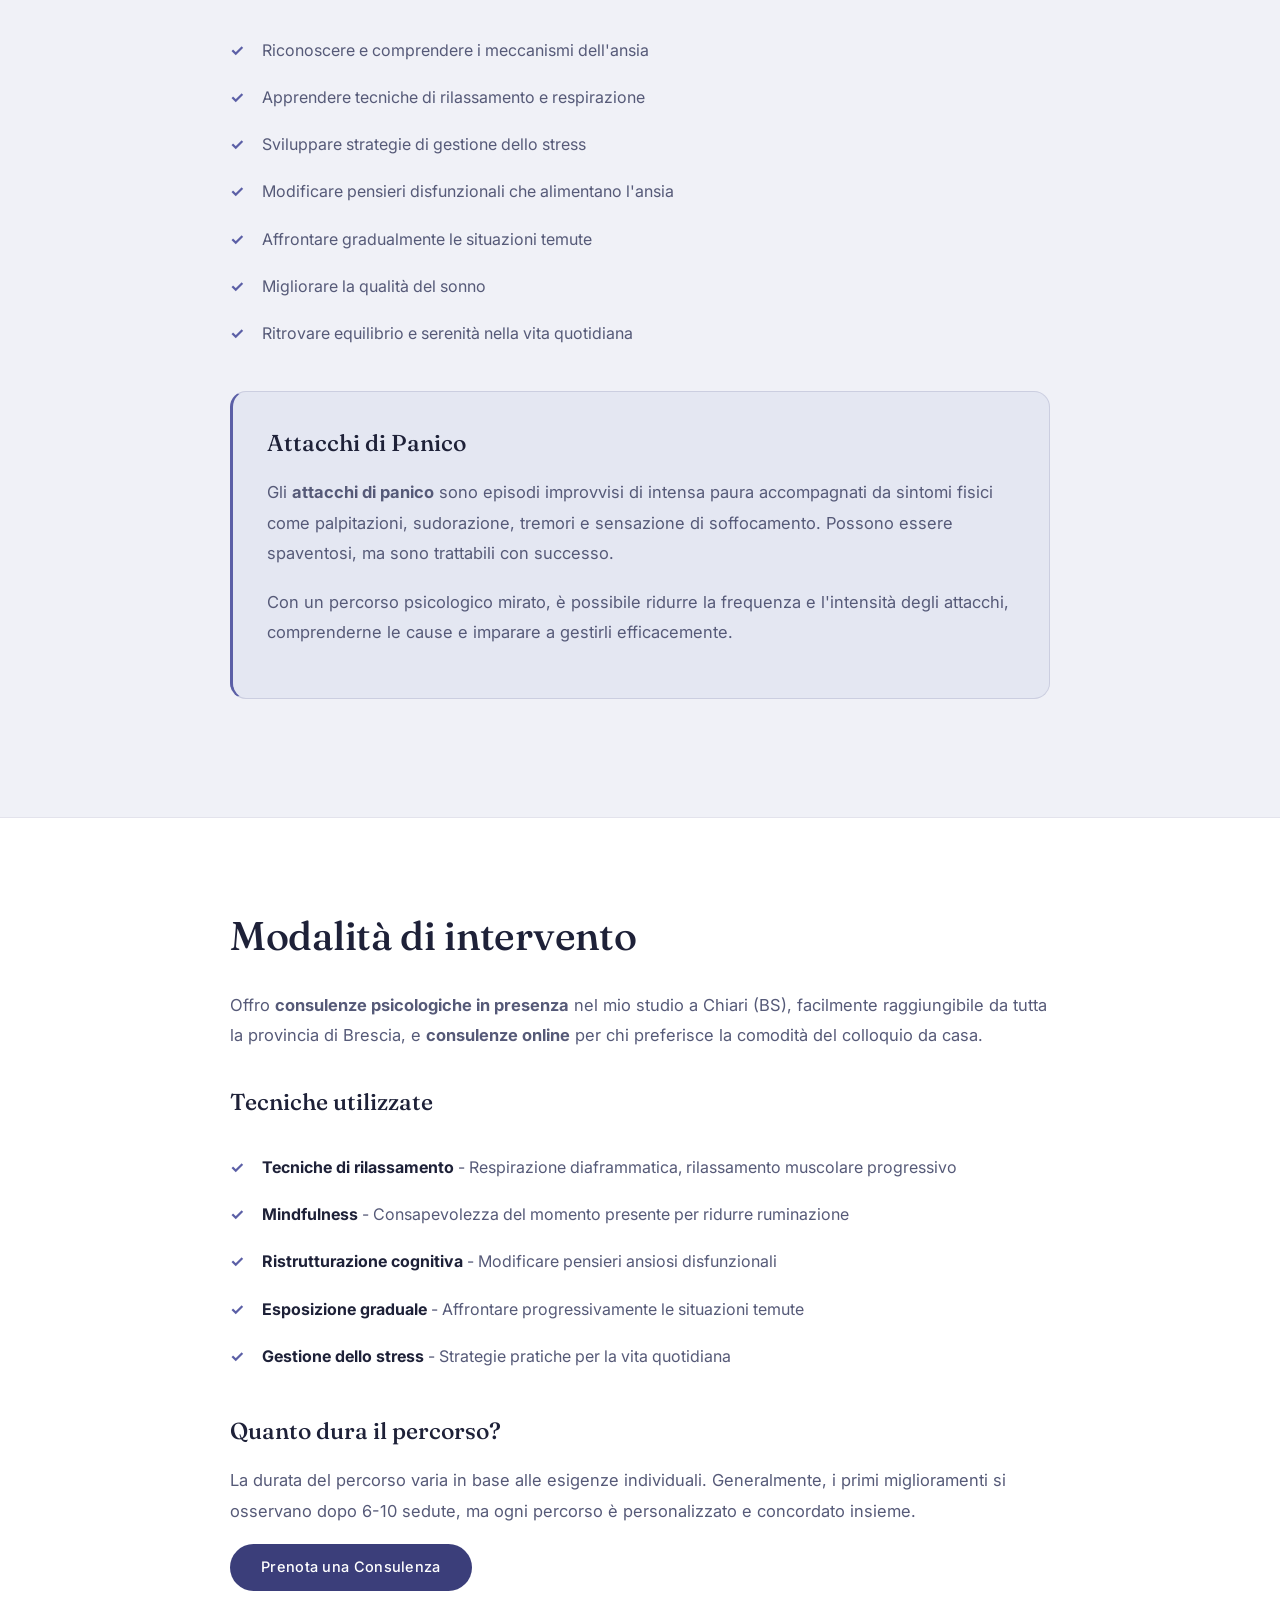
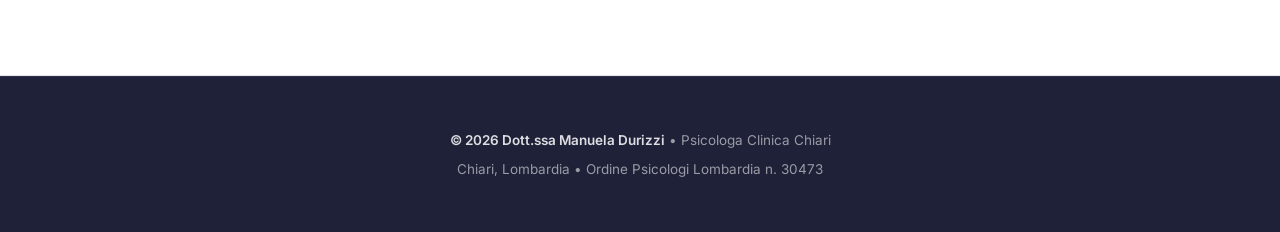
<file: servizi/ansia-stress.html>
<!DOCTYPE html>
<html lang="it">

<head>
    <!-- Google tag (gtag.js) -->
    <script async src="https://www.googletagmanager.com/gtag/js?id=AW-17883799301"></script>
    <script>
        window.dataLayer = window.dataLayer || [];
        function gtag(){dataLayer.push(arguments);}
        gtag('js', new Date());
        gtag('config', 'AW-17883799301');
    </script>

    <meta charset="UTF-8">
    <meta name="viewport" content="width=device-width, initial-scale=1.0">

    <title>Gestione Ansia e Stress | Psicologa Chiari - Dott.ssa Manuela Durizzi</title>
    <meta name="description"
        content="Psicologa specializzata in gestione ansia, attacchi di panico e stress a Chiari. Tecniche evidence-based per ritrovare serenità. Colloqui online e in presenza.">
    <meta name="robots" content="index, follow">

    <link rel="canonical" href="https://manueladurizzi.it/servizi/ansia-stress.html">

    <meta property="og:title" content="Gestione Ansia e Stress | Psicologa Chiari">
    <meta property="og:description"
        content="Percorsi specializzati per ansia, attacchi di panico e stress. Psicologa a Chiari e online.">

    <link rel="icon" type="image/png" sizes="32x32" href="/favicon-32x32.png">
    <meta name="theme-color" content="#5B5FA6">

    <link rel="preconnect" href="https://fonts.googleapis.com">
    <link rel="preconnect" href="https://fonts.gstatic.com" crossorigin>
    <link
        href="https://fonts.googleapis.com/css2?family=Fraunces:ital,opsz,wght@0,9..144,400;0,9..144,500;0,9..144,600;1,9..144,400;1,9..144,500&family=Inter:wght@300;400;500;600&display=swap"
        rel="stylesheet">

    <link rel="stylesheet" href="../styles.css">
</head>

<body>
    <header>
        <div class="container">
            <nav>
                <a href="../index.html" class="logo">Manuela Durizzi</a>
                <button class="mobile-menu-btn" onclick="toggleMenu()" aria-label="Apri menu di navigazione" aria-expanded="false" aria-controls="navLinks">☰</button>
                <ul class="nav-links" id="navLinks">
                    <li><a href="../index.html">Home</a></li>
                    <li><a href="../chi-sono.html">Chi Sono</a></li>
                    <li><a href="../servizi.html">Servizi</a></li>
                    <li><a href="../faq.html">FAQ</a></li>
                    <li><a href="../contatti.html">Contatti</a></li>
                </ul>
            </nav>
        </div>
    </header>

    <section class="page-hero">
        <div class="container">
            <h1>Gestione Ansia e Stress</h1>
            <p>Percorsi personalizzati per ritrovare serenità e benessere emotivo</p>
        </div>
    </section>

    <main>
        <section class="content-section white">
            <div class="container">
                <div class="content-text">
                    <h2>Che cos'è l'ansia?</h2>
                    <p>
                        L'<strong>ansia</strong> è una risposta naturale del nostro corpo di fronte a situazioni
                        percepite come minacciose o stressanti. Diventa problematica quando è eccessiva, persistente e
                        interferisce con la vita quotidiana.
                    </p>
                    <p>
                        Molte persone a <strong>Chiari e provincia di Brescia</strong> si rivolgono al mio studio
                        psicologico per affrontare problematiche legate ad ansia generalizzata, attacchi di panico,
                        stress lavorativo o preoccupazioni costanti.
                    </p>

                    <h3>Sintomi comuni dell'ansia</h3>
                    <ul>
                        <li>Preoccupazioni eccessive e difficili da controllare</li>
                        <li>Tensione muscolare e irrequietezza</li>
                        <li>Difficoltà di concentrazione</li>
                        <li>Disturbi del sonno (insonnia)</li>
                        <li>Palpitazioni e tachicardia</li>
                        <li>Sudorazione eccessiva, tremori</li>
                        <li>Sensazione di soffocamento</li>
                        <li>Paura di perdere il controllo</li>
                    </ul>
                </div>
            </div>
        </section>

        <section class="content-section">
            <div class="container">
                <div class="content-text">
                    <h2>Come posso aiutarti</h2>
                    <p>
                        Nel mio studio a <strong>Chiari</strong>, offro percorsi psicologici personalizzati basati su
                        <strong>tecniche evidence-based</strong> per la gestione dell'ansia e dello stress. Il mio
                        approccio integra diverse metodologie per aiutarti a:
                    </p>

                    <h3>Obiettivi del percorso</h3>
                    <ul>
                        <li>Riconoscere e comprendere i meccanismi dell'ansia</li>
                        <li>Apprendere tecniche di rilassamento e respirazione</li>
                        <li>Sviluppare strategie di gestione dello stress</li>
                        <li>Modificare pensieri disfunzionali che alimentano l'ansia</li>
                        <li>Affrontare gradualmente le situazioni temute</li>
                        <li>Migliorare la qualità del sonno</li>
                        <li>Ritrovare equilibrio e serenità nella vita quotidiana</li>
                    </ul>

                    <div class="highlight-box">
                        <h3>Attacchi di Panico</h3>
                        <p>
                            Gli <strong>attacchi di panico</strong> sono episodi improvvisi di intensa paura
                            accompagnati da sintomi fisici come palpitazioni, sudorazione, tremori e sensazione di
                            soffocamento. Possono essere spaventosi, ma sono trattabili con successo.
                        </p>
                        <p>
                            Con un percorso psicologico mirato, è possibile ridurre la frequenza e l'intensità degli
                            attacchi, comprenderne le cause e imparare a gestirli efficacemente.
                        </p>
                    </div>
                </div>
            </div>
        </section>

        <section class="content-section white">
            <div class="container">
                <div class="content-text">
                    <h2>Modalità di intervento</h2>
                    <p>
                        Offro <strong>consulenze psicologiche in presenza</strong> nel mio studio a Chiari (BS),
                        facilmente raggiungibile da tutta la provincia di Brescia, e <strong>consulenze online</strong>
                        per chi preferisce la comodità del colloquio da casa.
                    </p>

                    <h3>Tecniche utilizzate</h3>
                    <ul>
                        <li><strong>Tecniche di rilassamento</strong> - Respirazione diaframmatica, rilassamento
                            muscolare progressivo</li>
                        <li><strong>Mindfulness</strong> - Consapevolezza del momento presente per ridurre ruminazione
                        </li>
                        <li><strong>Ristrutturazione cognitiva</strong> - Modificare pensieri ansiosi disfunzionali</li>
                        <li><strong>Esposizione graduale</strong> - Affrontare progressivamente le situazioni temute
                        </li>
                        <li><strong>Gestione dello stress</strong> - Strategie pratiche per la vita quotidiana</li>
                    </ul>

                    <h3>Quanto dura il percorso?</h3>
                    <p>
                        La durata del percorso varia in base alle esigenze individuali. Generalmente, i primi
                        miglioramenti si osservano dopo 6-10 sedute, ma ogni percorso è personalizzato e concordato
                        insieme.
                    </p>

                    <a href="../contatti.html" class="btn">Prenota una Consulenza</a>
                </div>
            </div>
        </section>
    </main>

    <footer>
        <div class="container">
            <p><strong>© 2026 Dott.ssa Manuela Durizzi</strong> • Psicologa Clinica Chiari</p>
            <p>Chiari, Lombardia • Ordine Psicologi Lombardia n. 30473</p>
        </div>
    </footer>
    <script src="../main.js" defer></script>
</body>

</html>
</file>
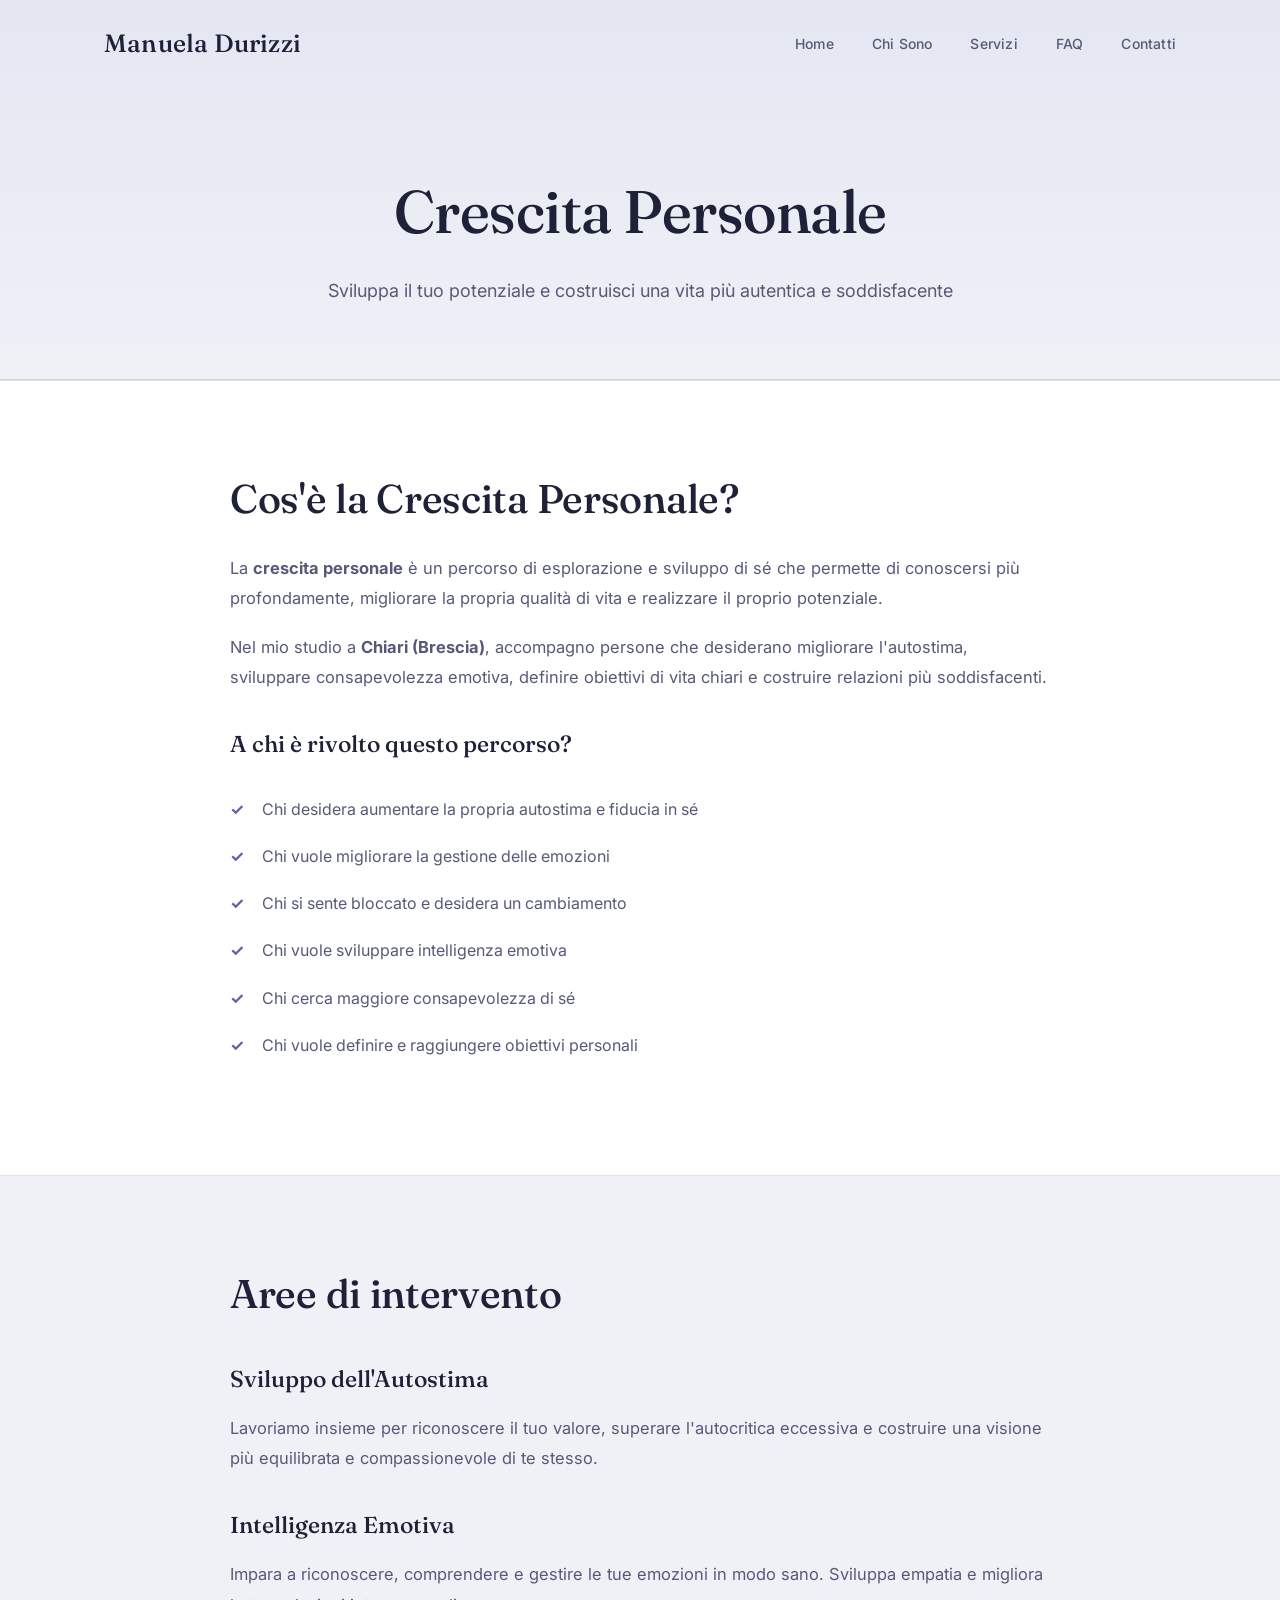
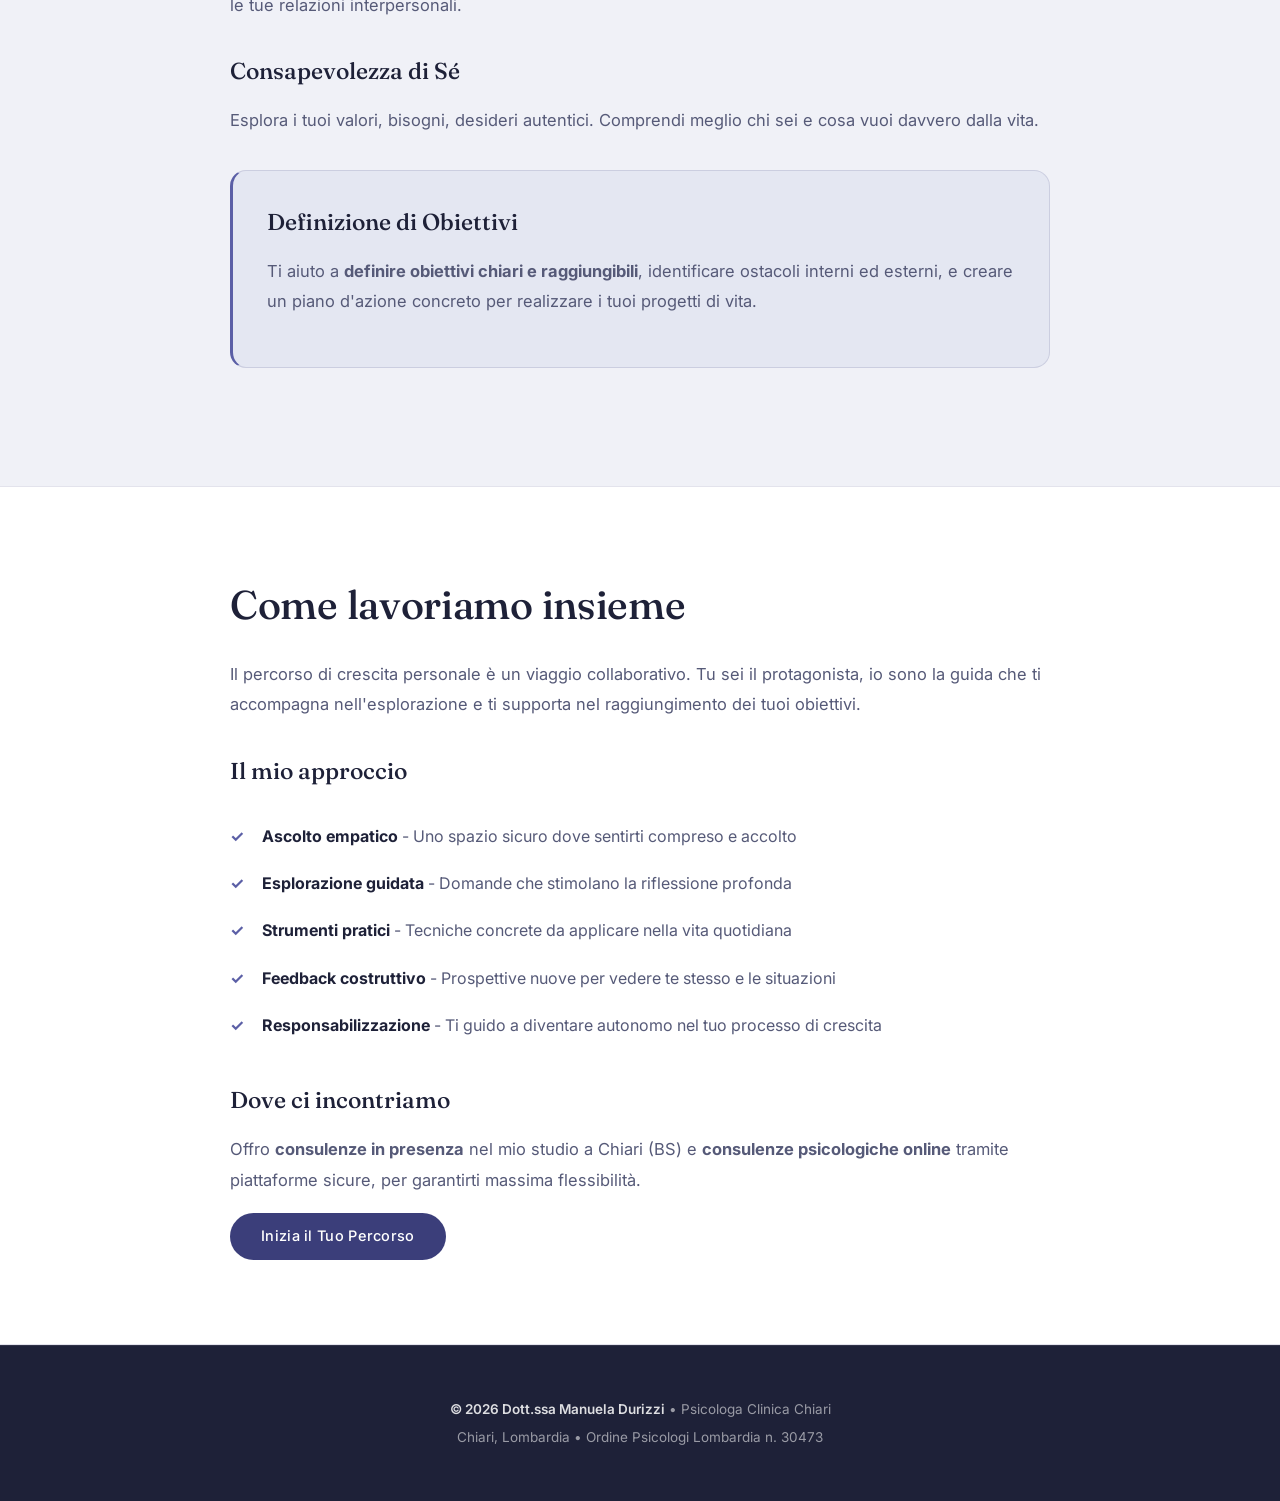
<file: servizi/crescita-personale.html>
<!DOCTYPE html>
<html lang="it">

<head>
    <!-- Google tag (gtag.js) -->
    <script async src="https://www.googletagmanager.com/gtag/js?id=AW-17883799301"></script>
    <script>
        window.dataLayer = window.dataLayer || [];
        function gtag(){dataLayer.push(arguments);}
        gtag('js', new Date());
        gtag('config', 'AW-17883799301');
    </script>

    <meta charset="UTF-8">
    <meta name="viewport" content="width=device-width, initial-scale=1.0">
    <title>Crescita Personale | Psicologa Chiari - Dott.ssa Manuela Durizzi</title>
    <meta name="description"
        content="Percorsi di crescita personale a Chiari: sviluppo autostima, consapevolezza emotiva, intelligenza emotiva. Psicologa online e in presenza.">
    <link rel="canonical" href="https://manueladurizzi.it/servizi/crescita-personale.html">
    <link rel="icon" type="image/png" href="/favicon-32x32.png">
    <link
        href="https://fonts.googleapis.com/css2?family=Fraunces:ital,opsz,wght@0,9..144,400;0,9..144,500;0,9..144,600;1,9..144,400;1,9..144,500&family=Inter:wght@300;400;500;600&display=swap"
        rel="stylesheet">

    <link rel="stylesheet" href="../styles.css">
</head>

<body>
    <header>
        <div class="container">
            <nav>
                <a href="../index.html" class="logo">Manuela Durizzi</a>
                <button class="mobile-menu-btn" onclick="toggleMenu()" aria-label="Apri menu di navigazione" aria-expanded="false" aria-controls="navLinks">☰</button>
                <ul class="nav-links" id="navLinks">
                    <li><a href="../index.html">Home</a></li>
                    <li><a href="../chi-sono.html">Chi Sono</a></li>
                    <li><a href="../servizi.html">Servizi</a></li>
                    <li><a href="../faq.html">FAQ</a></li>
                    <li><a href="../contatti.html">Contatti</a></li>
                </ul>
            </nav>
        </div>
    </header>

    <section class="page-hero">
        <div class="container">
            <h1>Crescita Personale</h1>
            <p>Sviluppa il tuo potenziale e costruisci una vita più autentica e soddisfacente</p>
        </div>
    </section>

    <main>
        <section class="content-section white">
            <div class="container">
                <div class="content-text">
                    <h2>Cos'è la Crescita Personale?</h2>
                    <p>
                        La <strong>crescita personale</strong> è un percorso di esplorazione e sviluppo di sé che
                        permette di conoscersi più profondamente, migliorare la propria qualità di vita e realizzare il
                        proprio potenziale.
                    </p>
                    <p>
                        Nel mio studio a <strong>Chiari (Brescia)</strong>, accompagno persone che desiderano migliorare
                        l'autostima, sviluppare consapevolezza emotiva, definire obiettivi di vita chiari e costruire
                        relazioni più soddisfacenti.
                    </p>

                    <h3>A chi è rivolto questo percorso?</h3>
                    <ul>
                        <li>Chi desidera aumentare la propria autostima e fiducia in sé</li>
                        <li>Chi vuole migliorare la gestione delle emozioni</li>
                        <li>Chi si sente bloccato e desidera un cambiamento</li>
                        <li>Chi vuole sviluppare intelligenza emotiva</li>
                        <li>Chi cerca maggiore consapevolezza di sé</li>
                        <li>Chi vuole definire e raggiungere obiettivi personali</li>
                    </ul>
                </div>
            </div>
        </section>

        <section class="content-section">
            <div class="container">
                <div class="content-text">
                    <h2>Aree di intervento</h2>

                    <h3>Sviluppo dell'Autostima</h3>
                    <p>
                        Lavoriamo insieme per riconoscere il tuo valore, superare l'autocritica eccessiva e costruire
                        una visione più equilibrata e compassionevole di te stesso.
                    </p>

                    <h3>Intelligenza Emotiva</h3>
                    <p>
                        Impara a riconoscere, comprendere e gestire le tue emozioni in modo sano. Sviluppa empatia e
                        migliora le tue relazioni interpersonali.
                    </p>

                    <h3>Consapevolezza di Sé</h3>
                    <p>
                        Esplora i tuoi valori, bisogni, desideri autentici. Comprendi meglio chi sei e cosa vuoi davvero
                        dalla vita.
                    </p>

                    <div class="highlight-box">
                        <h3>Definizione di Obiettivi</h3>
                        <p>
                            Ti aiuto a <strong>definire obiettivi chiari e raggiungibili</strong>, identificare ostacoli
                            interni ed esterni, e creare un piano d'azione concreto per realizzare i tuoi progetti di
                            vita.
                        </p>
                    </div>
                </div>
            </div>
        </section>

        <section class="content-section white">
            <div class="container">
                <div class="content-text">
                    <h2>Come lavoriamo insieme</h2>
                    <p>
                        Il percorso di crescita personale è un viaggio collaborativo. Tu sei il protagonista, io sono la
                        guida che ti accompagna nell'esplorazione e ti supporta nel raggiungimento dei tuoi obiettivi.
                    </p>

                    <h3>Il mio approccio</h3>
                    <ul>
                        <li><strong>Ascolto empatico</strong> - Uno spazio sicuro dove sentirti compreso e accolto</li>
                        <li><strong>Esplorazione guidata</strong> - Domande che stimolano la riflessione profonda</li>
                        <li><strong>Strumenti pratici</strong> - Tecniche concrete da applicare nella vita quotidiana
                        </li>
                        <li><strong>Feedback costruttivo</strong> - Prospettive nuove per vedere te stesso e le
                            situazioni</li>
                        <li><strong>Responsabilizzazione</strong> - Ti guido a diventare autonomo nel tuo processo di
                            crescita</li>
                    </ul>

                    <h3>Dove ci incontriamo</h3>
                    <p>
                        Offro <strong>consulenze in presenza</strong> nel mio studio a Chiari (BS) e <strong>consulenze
                            psicologiche online</strong> tramite piattaforme sicure, per garantirti massima
                        flessibilità.
                    </p>

                    <a href="../contatti.html" class="btn">Inizia il Tuo Percorso</a>
                </div>
            </div>
        </section>
    </main>

    <footer>
        <div class="container">
            <p><strong>© 2026 Dott.ssa Manuela Durizzi</strong> • Psicologa Clinica Chiari</p>
            <p>Chiari, Lombardia • Ordine Psicologi Lombardia n. 30473</p>
        </div>
    </footer>
    <script src="../main.js" defer></script>
</body>

</html>
</file>
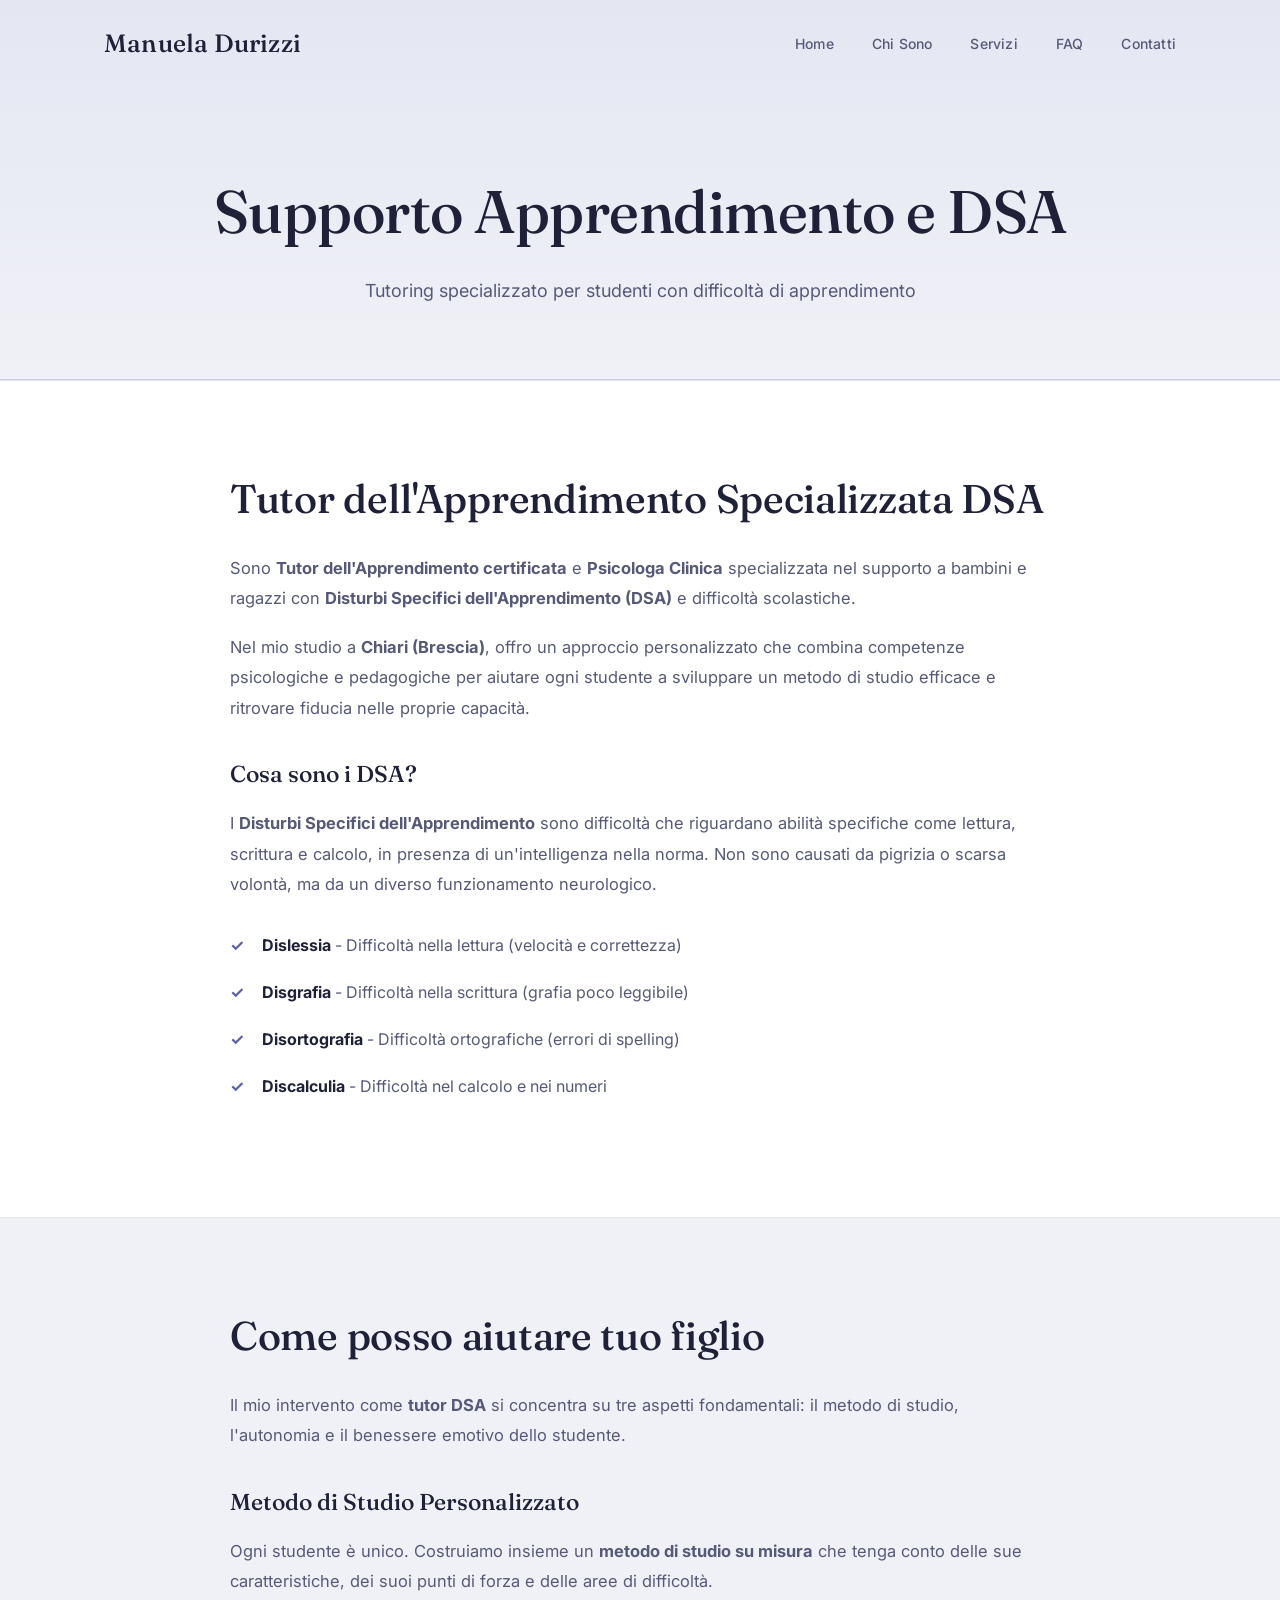
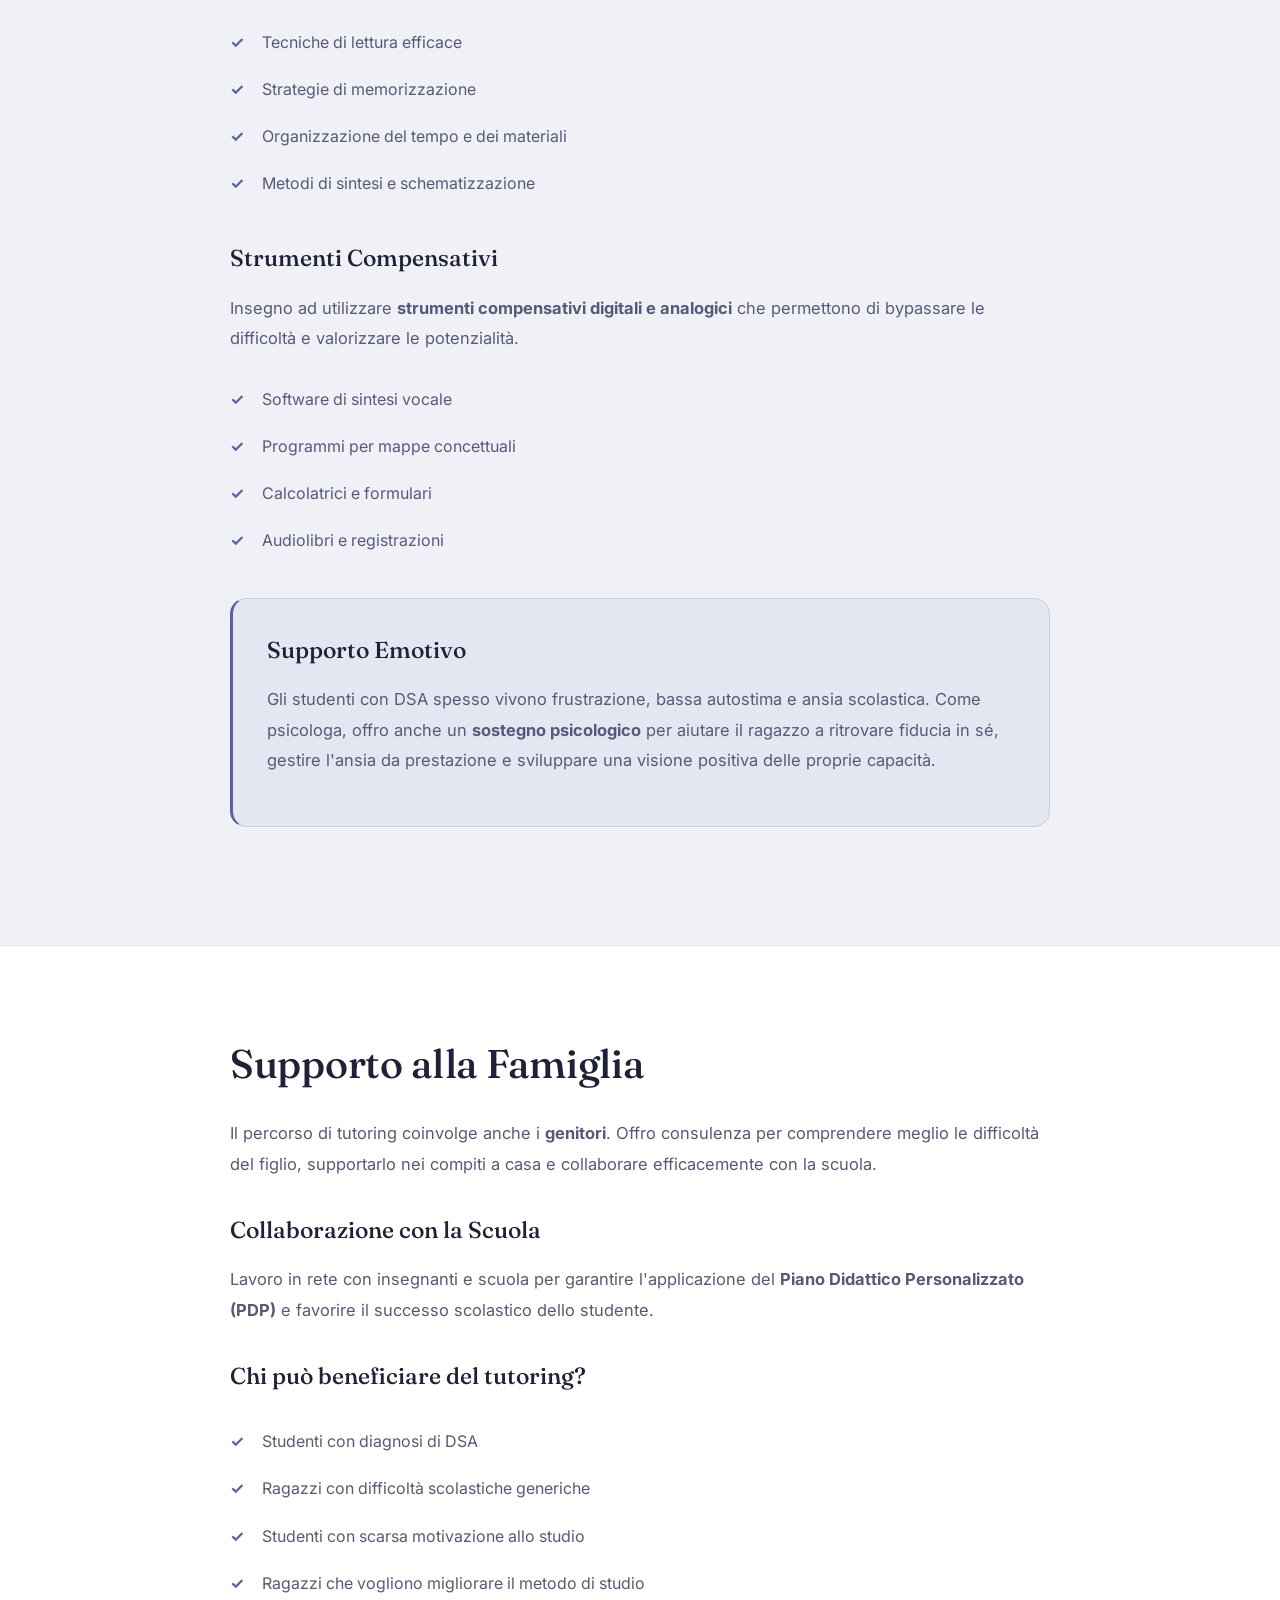
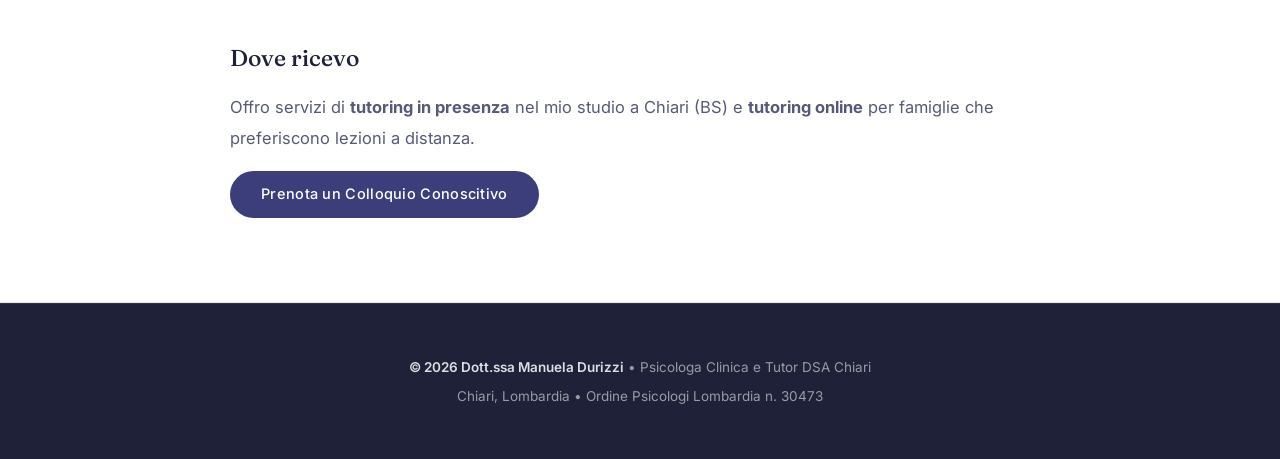
<file: servizi/supporto-apprendimento.html>
<!DOCTYPE html>
<html lang="it">

<head>
    <!-- Google tag (gtag.js) -->
    <script async src="https://www.googletagmanager.com/gtag/js?id=AW-17883799301"></script>
    <script>
        window.dataLayer = window.dataLayer || [];
        function gtag(){dataLayer.push(arguments);}
        gtag('js', new Date());
        gtag('config', 'AW-17883799301');
    </script>

    <meta charset="UTF-8">
    <meta name="viewport" content="width=device-width, initial-scale=1.0">
    <title>Supporto DSA e Apprendimento | Tutor Chiari - Dott.ssa Manuela Durizzi</title>
    <meta name="description"
        content="Tutor dell'apprendimento specializzata DSA a Chiari. Supporto per dislessia, discalculia, disgrafia. Metodo di studio personalizzato e strumenti compensativi.">
    <link rel="canonical" href="https://manueladurizzi.it/servizi/supporto-apprendimento.html">
    <link rel="icon" type="image/png" href="/favicon-32x32.png">
    <link
        href="https://fonts.googleapis.com/css2?family=Fraunces:ital,opsz,wght@0,9..144,400;0,9..144,500;0,9..144,600;1,9..144,400;1,9..144,500&family=Inter:wght@300;400;500;600&display=swap"
        rel="stylesheet">

    <link rel="stylesheet" href="../styles.css">
</head>

<body>
    <header>
        <div class="container">
            <nav>
                <a href="../index.html" class="logo">Manuela Durizzi</a>
                <button class="mobile-menu-btn" onclick="toggleMenu()" aria-label="Apri menu di navigazione" aria-expanded="false" aria-controls="navLinks">☰</button>
                <ul class="nav-links" id="navLinks">
                    <li><a href="../index.html">Home</a></li>
                    <li><a href="../chi-sono.html">Chi Sono</a></li>
                    <li><a href="../servizi.html">Servizi</a></li>
                    <li><a href="../faq.html">FAQ</a></li>
                    <li><a href="../contatti.html">Contatti</a></li>
                </ul>
            </nav>
        </div>
    </header>

    <section class="page-hero">
        <div class="container">
            <h1>Supporto Apprendimento e DSA</h1>
            <p>Tutoring specializzato per studenti con difficoltà di apprendimento</p>
        </div>
    </section>

    <main>
        <section class="content-section white">
            <div class="container">
                <div class="content-text">
                    <h2>Tutor dell'Apprendimento Specializzata DSA</h2>
                    <p>
                        Sono <strong>Tutor dell'Apprendimento certificata</strong> e <strong>Psicologa Clinica</strong>
                        specializzata nel supporto a bambini e ragazzi con <strong>Disturbi Specifici dell'Apprendimento
                            (DSA)</strong> e difficoltà scolastiche.
                    </p>
                    <p>
                        Nel mio studio a <strong>Chiari (Brescia)</strong>, offro un approccio personalizzato che
                        combina competenze psicologiche e pedagogiche per aiutare ogni studente a sviluppare un metodo
                        di studio efficace e ritrovare fiducia nelle proprie capacità.
                    </p>

                    <h3>Cosa sono i DSA?</h3>
                    <p>
                        I <strong>Disturbi Specifici dell'Apprendimento</strong> sono difficoltà che riguardano abilità
                        specifiche come lettura, scrittura e calcolo, in presenza di un'intelligenza nella norma. Non
                        sono causati da pigrizia o scarsa volontà, ma da un diverso funzionamento neurologico.
                    </p>

                    <ul>
                        <li><strong>Dislessia</strong> - Difficoltà nella lettura (velocità e correttezza)</li>
                        <li><strong>Disgrafia</strong> - Difficoltà nella scrittura (grafia poco leggibile)</li>
                        <li><strong>Disortografia</strong> - Difficoltà ortografiche (errori di spelling)</li>
                        <li><strong>Discalculia</strong> - Difficoltà nel calcolo e nei numeri</li>
                    </ul>
                </div>
            </div>
        </section>

        <section class="content-section">
            <div class="container">
                <div class="content-text">
                    <h2>Come posso aiutare tuo figlio</h2>
                    <p>
                        Il mio intervento come <strong>tutor DSA</strong> si concentra su tre aspetti fondamentali: il
                        metodo di studio, l'autonomia e il benessere emotivo dello studente.
                    </p>

                    <h3>Metodo di Studio Personalizzato</h3>
                    <p>
                        Ogni studente è unico. Costruiamo insieme un <strong>metodo di studio su misura</strong> che
                        tenga conto delle sue caratteristiche, dei suoi punti di forza e delle aree di difficoltà.
                    </p>
                    <ul>
                        <li>Tecniche di lettura efficace</li>
                        <li>Strategie di memorizzazione</li>
                        <li>Organizzazione del tempo e dei materiali</li>
                        <li>Metodi di sintesi e schematizzazione</li>
                    </ul>

                    <h3>Strumenti Compensativi</h3>
                    <p>
                        Insegno ad utilizzare <strong>strumenti compensativi digitali e analogici</strong> che
                        permettono di bypassare le difficoltà e valorizzare le potenzialità.
                    </p>
                    <ul>
                        <li>Software di sintesi vocale</li>
                        <li>Programmi per mappe concettuali</li>
                        <li>Calcolatrici e formulari</li>
                        <li>Audiolibri e registrazioni</li>
                    </ul>

                    <div class="highlight-box">
                        <h3>Supporto Emotivo</h3>
                        <p>
                            Gli studenti con DSA spesso vivono frustrazione, bassa autostima e ansia scolastica. Come
                            psicologa, offro anche un <strong>sostegno psicologico</strong> per aiutare il ragazzo a
                            ritrovare fiducia in sé, gestire l'ansia da prestazione e sviluppare una visione positiva
                            delle proprie capacità.
                        </p>
                    </div>
                </div>
            </div>
        </section>

        <section class="content-section white">
            <div class="container">
                <div class="content-text">
                    <h2>Supporto alla Famiglia</h2>
                    <p>
                        Il percorso di tutoring coinvolge anche i <strong>genitori</strong>. Offro consulenza per
                        comprendere meglio le difficoltà del figlio, supportarlo nei compiti a casa e collaborare
                        efficacemente con la scuola.
                    </p>

                    <h3>Collaborazione con la Scuola</h3>
                    <p>
                        Lavoro in rete con insegnanti e scuola per garantire l'applicazione del <strong>Piano Didattico
                            Personalizzato (PDP)</strong> e favorire il successo scolastico dello studente.
                    </p>

                    <h3>Chi può beneficiare del tutoring?</h3>
                    <ul>
                        <li>Studenti con diagnosi di DSA</li>
                        <li>Ragazzi con difficoltà scolastiche generiche</li>
                        <li>Studenti con scarsa motivazione allo studio</li>
                        <li>Ragazzi che vogliono migliorare il metodo di studio</li>
                    </ul>

                    <h3>Dove ricevo</h3>
                    <p>
                        Offro servizi di <strong>tutoring in presenza</strong> nel mio studio a Chiari (BS) e
                        <strong>tutoring online</strong> per famiglie che preferiscono lezioni a distanza.
                    </p>

                    <a href="../contatti.html" class="btn">Prenota un Colloquio Conoscitivo</a>
                </div>
            </div>
        </section>
    </main>

    <footer>
        <div class="container">
            <p><strong>© 2026 Dott.ssa Manuela Durizzi</strong> • Psicologa Clinica e Tutor DSA Chiari</p>
            <p>Chiari, Lombardia • Ordine Psicologi Lombardia n. 30473</p>
        </div>
    </footer>
    <script src="../main.js" defer></script>
</body>

</html>
</file>
<file: styles.css>
/* ============================================================
   Manuela Durizzi — sistema "Respiro" (twilight sereno)
   Foglio di stile condiviso da tutte le pagine.
   ============================================================ */

*, *::before, *::after {
    margin: 0;
    padding: 0;
    box-sizing: border-box;
}

.sr-only {
    position: absolute;
    width: 1px;
    height: 1px;
    padding: 0;
    margin: -1px;
    overflow: hidden;
    clip: rect(0, 0, 0, 0);
    white-space: nowrap;
    border: 0;
}

:root {
    /* Respiro — palette */
    --haze: #F0F1F7;
    --mist: #E4E7F2;
    --ink: #1E2138;
    --slate: #565A78;
    --iris: #5B5FA6;
    --iris-deep: #3B3E7A;
    --vapor: #9FB8C4;
    --sand: #E9D4BC;
    --line: rgba(59, 62, 122, 0.14);
    --white: #FFFFFF;

    --font-serif: 'Fraunces', Georgia, serif;
    --font-sans: 'Inter', -apple-system, BlinkMacSystemFont, sans-serif;

    --transition: all 0.35s cubic-bezier(0.4, 0, 0.2, 1);
    --radius: 20px;

    /* Alias legacy → così gli style="var(--vecchio)" inline restano validi */
    --cream: var(--haze);
    --cream-dark: var(--mist);
    --forest: var(--ink);
    --charcoal: var(--ink);
    --sage: var(--iris);
    --sage-light: var(--mist);
    --sage-dark: var(--iris);
    --terracotta: var(--iris-deep);
    --terracotta-light: var(--vapor);
    --terracotta-dark: var(--iris-deep);
    --gold: var(--sand);
    --text-primary: var(--ink);
    --text-secondary: var(--slate);
    --text-light: var(--slate);
}

html { scroll-behavior: smooth; }

body {
    font-family: var(--font-sans);
    background: var(--haze);
    color: var(--ink);
    line-height: 1.7;
    overflow-x: hidden;
    -webkit-font-smoothing: antialiased;
}

::selection { background: var(--iris); color: var(--white); }

a { color: inherit; }

/* Ambient glow (solo dove presente il <div class="ambient">) */
.ambient {
    position: fixed;
    inset: 0;
    z-index: -1;
    pointer-events: none;
    background:
        radial-gradient(60% 45% at 50% 12%, rgba(91, 95, 166, 0.16), transparent 70%),
        radial-gradient(50% 40% at 85% 30%, rgba(159, 184, 196, 0.18), transparent 70%),
        radial-gradient(45% 40% at 10% 80%, rgba(233, 212, 188, 0.20), transparent 70%);
}

.container {
    max-width: 1120px;
    margin: 0 auto;
    padding: 0 24px;
}

/* ---------- Header / nav ---------- */
header {
    position: fixed;
    top: 0;
    left: 0;
    right: 0;
    z-index: 1000;
    padding: 22px 0;
    transition: var(--transition);
}

header.scrolled {
    background: rgba(240, 241, 247, 0.82);
    backdrop-filter: blur(18px);
    border-bottom: 1px solid var(--line);
    padding: 14px 0;
}

nav {
    display: flex;
    justify-content: space-between;
    align-items: center;
}

.logo {
    font-family: var(--font-serif);
    font-size: 25px;
    font-weight: 500;
    color: var(--ink);
    text-decoration: none;
    letter-spacing: 0.2px;
}

.nav-links {
    display: flex;
    gap: 38px;
    list-style: none;
}

.nav-links a {
    color: var(--slate);
    text-decoration: none;
    font-weight: 500;
    font-size: 14px;
    letter-spacing: 0.2px;
    transition: var(--transition);
    position: relative;
}

.nav-links a::after {
    content: '';
    position: absolute;
    bottom: -5px;
    left: 0;
    width: 0;
    height: 1.5px;
    background: var(--iris);
    transition: var(--transition);
}

.nav-links a:hover { color: var(--ink); }
.nav-links a:hover::after { width: 100%; }

.mobile-menu-btn {
    display: none;
    background: none;
    border: none;
    font-size: 24px;
    cursor: pointer;
    color: var(--ink);
    padding: 8px;
}

/* ---------- Buttons ---------- */
.btn {
    display: inline-flex;
    align-items: center;
    gap: 9px;
    padding: 15px 30px;
    border-radius: 40px;
    text-decoration: none;
    font-weight: 500;
    font-size: 14.5px;
    letter-spacing: 0.3px;
    line-height: 1;
    transition: var(--transition);
    cursor: pointer;
    border: 1.5px solid transparent;
    background: var(--iris-deep);
    color: var(--white);
}

.btn:hover {
    background: var(--ink);
    transform: translateY(-2px);
    box-shadow: 0 14px 34px rgba(59, 62, 122, 0.28);
}

.btn-primary { background: var(--iris-deep); color: var(--white); }

.btn-secondary {
    background: transparent;
    color: var(--iris-deep);
    border-color: var(--line);
    box-shadow: none;
}

.btn-secondary:hover {
    background: rgba(91, 95, 166, 0.06);
    border-color: var(--iris-deep);
    color: var(--iris-deep);
    box-shadow: none;
}

/* ---------- Hero (home) ---------- */
.hero {
    min-height: 100vh;
    display: flex;
    align-items: center;
    justify-content: center;
    text-align: center;
    padding: 130px 0 70px;
}

.hero-inner {
    max-width: 720px;
    margin: 0 auto;
    animation: rise 1s ease both;
}

@keyframes rise {
    from { opacity: 0; transform: translateY(30px); }
    to { opacity: 1; transform: translateY(0); }
}

.eyebrow {
    display: inline-block;
    font-size: 12px;
    font-weight: 600;
    letter-spacing: 2.5px;
    text-transform: uppercase;
    color: var(--iris-deep);
    padding: 8px 18px;
    border: 1px solid var(--line);
    border-radius: 30px;
    margin-bottom: 44px;
}

/* Breathing ring */
.breath {
    position: relative;
    width: min(300px, 66vw);
    aspect-ratio: 1;
    margin: 0 auto 40px;
    display: grid;
    place-items: center;
}

.breath-glow {
    position: absolute;
    inset: -14%;
    border-radius: 50%;
    background: radial-gradient(circle, rgba(91, 95, 166, 0.30), transparent 68%);
    filter: blur(6px);
    animation: breathe 14s ease-in-out infinite;
}

.breath-ring {
    position: absolute;
    inset: 0;
    border-radius: 50%;
    border: 1.5px solid var(--iris);
    background: radial-gradient(circle at 50% 42%, rgba(159, 184, 196, 0.28), rgba(240, 241, 247, 0.05) 70%);
    box-shadow: 0 24px 60px rgba(30, 33, 56, 0.12), inset 0 0 46px rgba(91, 95, 166, 0.12);
    animation: breathe 14s ease-in-out infinite;
}

.breath-ring::after {
    content: '';
    position: absolute;
    inset: 18%;
    border-radius: 50%;
    border: 1px solid rgba(91, 95, 166, 0.18);
}

@keyframes breathe {
    0%   { transform: scale(0.72); }
    28.57% { transform: scale(1); }
    57.14% { transform: scale(1); }
    100% { transform: scale(0.72); }
}

.breath-phase {
    position: relative;
    z-index: 2;
    width: 0;
    height: 0;
}

.ph {
    position: absolute;
    left: 0;
    top: 0;
    transform: translate(-50%, -50%);
    font-family: var(--font-serif);
    font-style: italic;
    font-size: 23px;
    letter-spacing: 0.3px;
    color: var(--iris-deep);
    white-space: nowrap;
    opacity: 0;
}

.ph-in   { animation: phIn 14s ease-in-out infinite; }
.ph-hold { animation: phHold 14s ease-in-out infinite; }
.ph-out  { animation: phOut 14s ease-in-out infinite; }

@keyframes phIn   { 0%, 24% { opacity: 1; } 30%, 100% { opacity: 0; } }
@keyframes phHold { 0%, 30% { opacity: 0; } 34%, 53% { opacity: 1; } 59%, 100% { opacity: 0; } }
@keyframes phOut  { 0%, 59% { opacity: 0; } 63%, 96% { opacity: 1; } 100% { opacity: 0; } }

.ph-static { display: none; }

.hero h1 {
    font-family: var(--font-serif);
    font-size: clamp(42px, 6.5vw, 74px);
    font-weight: 500;
    line-height: 1.05;
    letter-spacing: -0.5px;
    color: var(--ink);
    margin-bottom: 20px;
}

.hero h1 em { font-style: italic; color: var(--iris-deep); }

.hero-role {
    font-family: var(--font-serif);
    font-style: italic;
    font-size: clamp(19px, 2.4vw, 24px);
    color: var(--slate);
    margin-bottom: 24px;
}

.hero-description {
    font-size: 17px;
    color: var(--slate);
    line-height: 1.8;
    max-width: 540px;
    margin: 0 auto 38px;
}

.btn-group {
    display: flex;
    gap: 14px;
    flex-wrap: wrap;
    justify-content: center;
}

.hero-note {
    margin-top: 30px;
    font-size: 13.5px;
    color: var(--slate);
    letter-spacing: 0.3px;
}

.hero-note span { color: var(--iris-deep); font-weight: 600; }

/* ---------- Section base ---------- */
.section { padding: 100px 0; }

.section-alt {
    background: var(--white);
    border-top: 1px solid var(--line);
    border-bottom: 1px solid var(--line);
}

.section-header {
    max-width: 640px;
    margin: 0 auto 60px;
    text-align: center;
}

.section-label {
    display: inline-block;
    font-size: 12px;
    font-weight: 600;
    letter-spacing: 2.5px;
    text-transform: uppercase;
    color: var(--iris-deep);
    margin-bottom: 16px;
}

.section-title {
    font-family: var(--font-serif);
    font-size: clamp(30px, 4vw, 44px);
    font-weight: 500;
    line-height: 1.15;
    letter-spacing: -0.4px;
    color: var(--ink);
    margin-bottom: 16px;
}

.section-subtitle {
    font-size: 16px;
    color: var(--slate);
    max-width: 580px;
    margin: 0 auto;
}

/* ---------- Page hero (pagine interne) ---------- */
.page-hero {
    padding: 160px 0 72px;
    text-align: center;
    background: linear-gradient(180deg, var(--mist), var(--haze));
    border-bottom: 1px solid var(--line);
}

.page-hero h1 {
    font-family: var(--font-serif);
    font-size: clamp(38px, 5.5vw, 60px);
    font-weight: 500;
    letter-spacing: -0.5px;
    color: var(--ink);
    margin-bottom: 14px;
}

.page-hero p {
    font-size: 18px;
    color: var(--slate);
    max-width: 660px;
    margin: 0 auto;
}

/* ---------- About (home) ---------- */
.about-content {
    display: grid;
    grid-template-columns: 0.85fr 1fr;
    gap: 70px;
    align-items: center;
}

.about-portrait { position: relative; }

.about-portrait img {
    width: 100%;
    aspect-ratio: 4/5;
    object-fit: cover;
    border-radius: 24px;
    border: 1px solid var(--line);
    box-shadow: 0 30px 60px rgba(30, 33, 56, 0.12);
}

.about-portrait::before {
    content: '';
    position: absolute;
    inset: 16px -16px -16px 16px;
    border-radius: 24px;
    border: 1px solid var(--iris);
    z-index: -1;
}

.about-text .section-label { color: var(--iris-deep); }

.about-text h2 {
    font-family: var(--font-serif);
    font-size: clamp(28px, 3.4vw, 40px);
    font-weight: 500;
    line-height: 1.15;
    letter-spacing: -0.3px;
    color: var(--ink);
    margin-bottom: 22px;
}

.about-text p {
    font-size: 16px;
    color: var(--slate);
    line-height: 1.85;
    margin-bottom: 18px;
}

.about-features { display: grid; gap: 14px; margin-top: 34px; }

.about-feature { display: flex; gap: 16px; align-items: center; }

.feature-icon {
    width: 46px;
    height: 46px;
    background: var(--mist);
    border: 1px solid var(--line);
    border-radius: 12px;
    display: flex;
    align-items: center;
    justify-content: center;
    font-size: 22px;
    flex-shrink: 0;
}

.feature-text h4 { font-size: 15.5px; font-weight: 600; color: var(--ink); margin-bottom: 2px; }
.feature-text p { font-size: 13.5px; color: var(--slate); margin: 0; }

/* ---------- Skills grid (home) ---------- */
.skills-grid {
    display: grid;
    grid-template-columns: repeat(3, 1fr);
    gap: 22px;
}

.skill-card {
    background: var(--haze);
    padding: 34px 28px;
    border-radius: var(--radius);
    border: 1px solid var(--line);
    transition: var(--transition);
}

.section-alt .skill-card { background: var(--white); }

.skill-card:hover {
    transform: translateY(-6px);
    border-color: var(--iris);
    box-shadow: 0 24px 50px rgba(30, 33, 56, 0.08);
}

.skill-icon {
    width: 54px;
    height: 54px;
    margin-bottom: 20px;
    background: var(--mist);
    border-radius: 14px;
    display: flex;
    align-items: center;
    justify-content: center;
    font-size: 26px;
}

.skill-card h3 {
    font-family: var(--font-serif);
    font-size: 21px;
    font-weight: 500;
    color: var(--ink);
    margin-bottom: 10px;
}

.skill-card p { font-size: 14.5px; color: var(--slate); line-height: 1.7; }

/* ---------- Timeline (home) ---------- */
.timeline { max-width: 780px; margin: 0 auto; position: relative; }

.timeline::before {
    content: '';
    position: absolute;
    left: 7px;
    top: 6px;
    bottom: 6px;
    width: 1.5px;
    background: var(--line);
}

.timeline-fill {
    position: absolute;
    left: 7px;
    top: 6px;
    width: 1.5px;
    height: 0;
    background: linear-gradient(180deg, var(--iris), var(--vapor));
    border-radius: 2px;
}

.timeline-item { position: relative; padding-left: 44px; padding-bottom: 40px; }
.timeline-item:last-child { padding-bottom: 0; }

.timeline-dot {
    position: absolute;
    left: 0;
    top: 6px;
    width: 16px;
    height: 16px;
    background: var(--haze);
    border: 2px solid var(--line);
    border-radius: 50%;
    transition: border-color 0.5s ease, background 0.5s ease, box-shadow 0.5s ease;
}

.section-alt .timeline-dot { background: var(--white); }

.timeline-dot.reached {
    border-color: var(--iris);
    background: var(--iris);
    box-shadow: 0 0 0 5px rgba(91, 95, 166, 0.14);
}

.timeline-date {
    font-size: 12.5px;
    font-weight: 600;
    letter-spacing: 0.5px;
    text-transform: uppercase;
    color: var(--iris-deep);
    margin-bottom: 6px;
}

.timeline-item h3 {
    font-family: var(--font-serif);
    font-size: 20px;
    font-weight: 500;
    color: var(--ink);
    margin-bottom: 3px;
}

.timeline-company { font-size: 14.5px; color: var(--iris-deep); font-weight: 500; margin-bottom: 10px; }
.timeline-item > p:last-child { font-size: 14.5px; color: var(--slate); line-height: 1.8; }

/* ---------- Projects (home) ---------- */
.projects-grid { display: grid; grid-template-columns: repeat(2, 1fr); gap: 26px; }

.project-card {
    background: var(--haze);
    border: 1px solid var(--line);
    border-radius: 24px;
    overflow: hidden;
    transition: var(--transition);
}

.section-alt .project-card { background: var(--white); }

.project-card:hover {
    transform: translateY(-6px);
    border-color: var(--iris);
    box-shadow: 0 30px 60px rgba(30, 33, 56, 0.1);
}

.project-header { padding: 34px 34px 24px; border-bottom: 1px solid var(--line); }
.project-icon { font-size: 34px; margin-bottom: 16px; }

.project-header h3 {
    font-family: var(--font-serif);
    font-size: 25px;
    font-weight: 500;
    color: var(--ink);
    margin-bottom: 6px;
}

.project-subtitle { font-size: 14px; color: var(--iris-deep); font-weight: 500; }
.project-body { padding: 26px 34px 34px; }
.project-body p { font-size: 14.5px; color: var(--slate); line-height: 1.8; margin-bottom: 22px; }
.project-tags { display: flex; flex-wrap: wrap; gap: 8px; }

.project-tag {
    padding: 6px 14px;
    background: var(--mist);
    color: var(--iris-deep);
    border-radius: 30px;
    font-size: 12px;
    font-weight: 500;
}

/* ---------- Location (home + contatti) ---------- */
.location-section { background: var(--white); }

.location-grid {
    display: grid;
    grid-template-columns: 1fr 1fr;
    gap: 40px;
    align-items: center;
}

.location-card {
    background: var(--haze);
    border: 1px solid var(--line);
    padding: 44px 38px;
    border-radius: 24px;
    transition: var(--transition);
}

.section-alt .location-card { background: var(--white); }

.location-card:hover { border-color: var(--iris); box-shadow: 0 24px 50px rgba(30, 33, 56, 0.08); }

.location-icon {
    width: 58px;
    height: 58px;
    margin-bottom: 22px;
    background: var(--mist);
    border-radius: 50%;
    display: flex;
    align-items: center;
    justify-content: center;
    font-size: 26px;
}

.location-card h3 {
    font-family: var(--font-serif);
    font-size: 23px;
    font-weight: 500;
    color: var(--ink);
    margin-bottom: 12px;
}

.location-card p { font-size: 14.5px; color: var(--slate); line-height: 1.75; margin-bottom: 20px; }

.location-link { color: var(--iris-deep); font-weight: 600; text-decoration: none; font-size: 14.5px; transition: var(--transition); }
.location-link:hover { color: var(--iris); }

.location-text h2 {
    font-family: var(--font-serif);
    font-size: clamp(28px, 4vw, 40px);
    font-weight: 500;
    color: var(--ink);
    margin-bottom: 22px;
}

.location-text h3 {
    font-family: var(--font-serif);
    font-weight: 500;
    color: var(--iris-deep) !important;
}

.location-text p { color: var(--slate); line-height: 1.8; margin-bottom: 16px; }
.location-text strong { color: var(--ink); }

.map-wrapper {
    border-radius: 20px;
    overflow: hidden;
    border: 1px solid var(--line);
    box-shadow: 0 24px 50px rgba(30, 33, 56, 0.1);
    height: 400px;
}

.map-wrapper iframe { width: 100%; height: 100%; border: 0; }

/* ---------- Content article (chi-sono, sottopagine servizi) ---------- */
.content-section { padding: 84px 0; }

.content-section.white {
    background: var(--white);
    border-top: 1px solid var(--line);
    border-bottom: 1px solid var(--line);
}

.content-text { max-width: 820px; margin: 0 auto; }
.section-grid .content-text { max-width: none; }

.content-text h2 {
    font-family: var(--font-serif);
    font-size: clamp(28px, 4vw, 40px);
    font-weight: 500;
    letter-spacing: -0.3px;
    color: var(--ink);
    margin-bottom: 20px;
}

.content-text h3 {
    font-family: var(--font-serif);
    font-size: 23px;
    font-weight: 500;
    color: var(--ink);
    margin: 32px 0 14px;
}

.content-text p { font-size: 16.5px; color: var(--slate); line-height: 1.85; margin-bottom: 18px; }

.content-text ul { list-style: none; margin: 22px 0; }

.content-text ul li {
    padding: 10px 0 10px 32px;
    position: relative;
    color: var(--slate);
}

.content-text ul li::before {
    content: "✓";
    position: absolute;
    left: 0;
    top: 10px;
    color: var(--iris);
    font-weight: 700;
    font-size: 16px;
}

.content-text ul li strong { color: var(--ink); }

.section-grid {
    display: grid;
    grid-template-columns: 1fr 1fr;
    gap: 60px;
    align-items: center;
}

.image-wrapper { position: relative; }

.image-wrapper img {
    width: 100%;
    border-radius: 24px;
    border: 1px solid var(--line);
    box-shadow: 0 30px 60px rgba(30, 33, 56, 0.12);
}

.credentials-box,
.highlight-box {
    background: var(--mist);
    border: 1px solid var(--line);
    border-left: 3px solid var(--iris);
    padding: 32px 34px;
    border-radius: 16px;
    margin: 34px 0;
}

.credentials-box h3,
.highlight-box h3 { margin-top: 0; }

.credentials-box p,
.highlight-box p { color: var(--slate); }

/* ---------- Services grid (servizi.html) ---------- */
.services-section { padding: 90px 0; }

.services-grid {
    display: grid;
    grid-template-columns: repeat(auto-fit, minmax(330px, 1fr));
    gap: 26px;
    margin-top: 10px;
}

.service-card {
    background: var(--white);
    border: 1px solid var(--line);
    border-radius: 24px;
    overflow: hidden;
    transition: var(--transition);
}

.service-card:hover {
    transform: translateY(-6px);
    border-color: var(--iris);
    box-shadow: 0 30px 60px rgba(30, 33, 56, 0.1);
}

.service-header { padding: 34px 34px 22px; border-bottom: 1px solid var(--line); }
.service-icon { font-size: 34px; margin-bottom: 16px; }

.service-header h2 {
    font-family: var(--font-serif);
    font-size: 24px;
    font-weight: 500;
    color: var(--ink);
    margin-bottom: 0;
}

.service-body { padding: 26px 34px 34px; }
.service-body p { color: var(--slate); line-height: 1.8; margin-bottom: 18px; }
.service-body ul { list-style: none; margin: 18px 0; }

.service-body ul li {
    padding: 7px 0 7px 28px;
    position: relative;
    color: var(--slate);
    font-size: 14.5px;
}

.service-body ul li::before {
    content: "✓";
    position: absolute;
    left: 0;
    top: 7px;
    color: var(--iris);
    font-weight: 700;
}

/* ---------- FAQ (faq.html) ---------- */
.faq-section { padding: 84px 0; }
.faq-section .container { max-width: 860px; }

.faq-item {
    background: var(--white);
    border: 1px solid var(--line);
    border-radius: 16px;
    margin-bottom: 16px;
    overflow: hidden;
    transition: border-color 0.3s ease;
}

.faq-item.active { border-color: var(--iris); }

.faq-question {
    padding: 22px 28px;
    cursor: pointer;
    display: flex;
    justify-content: space-between;
    align-items: center;
    gap: 16px;
    transition: background 0.3s;
}

.faq-question:hover { background: var(--mist); }

.faq-question h3 {
    font-family: var(--font-serif);
    font-size: 19px;
    font-weight: 500;
    color: var(--ink);
    margin: 0;
}

.faq-icon { font-size: 24px; color: var(--iris); transition: transform 0.3s; flex-shrink: 0; }
.faq-item.active .faq-icon { transform: rotate(45deg); }

.faq-answer { max-height: 0; overflow: hidden; transition: max-height 0.35s ease; }
.faq-item.active .faq-answer { max-height: 700px; }

.faq-answer-content { padding: 0 28px 24px; color: var(--slate); line-height: 1.8; }
.faq-answer-content strong { color: var(--ink); }
.faq-answer-content ul { margin-top: 12px; }

/* ---------- Contatti (contact-card) ---------- */
.contact-section { padding: 90px 0; }

.contact-grid {
    display: grid;
    grid-template-columns: repeat(auto-fit, minmax(220px, 1fr));
    gap: 20px;
    margin: 10px 0 0;
}

.contact-card {
    background: var(--white);
    border: 1px solid var(--line);
    padding: 34px 26px;
    border-radius: var(--radius);
    text-align: center;
    transition: var(--transition);
}

.contact-card:hover { transform: translateY(-5px); border-color: var(--iris); box-shadow: 0 24px 50px rgba(30, 33, 56, 0.08); }

.contact-icon {
    width: 58px;
    height: 58px;
    margin: 0 auto 18px;
    background: var(--mist);
    border-radius: 50%;
    display: flex;
    align-items: center;
    justify-content: center;
    font-size: 26px;
}

.contact-card h3 {
    font-family: var(--font-serif);
    font-size: 20px;
    font-weight: 500;
    color: var(--ink);
    margin-bottom: 8px;
}

.contact-card a { color: var(--slate); text-decoration: none; font-size: 15px; transition: var(--transition); word-break: break-word; }
.contact-card a:hover { color: var(--iris-deep); }
.contact-card p { color: var(--slate); }

/* Home: la sezione contatti è scura (section + contact-section) */
.section.contact-section {
    background: var(--ink);
    color: var(--white);
    position: relative;
    overflow: hidden;
    border: none;
}

.section.contact-section::before {
    content: '';
    position: absolute;
    top: -30%;
    left: 50%;
    transform: translateX(-50%);
    width: 900px;
    height: 500px;
    background: radial-gradient(circle, rgba(91, 95, 166, 0.5), transparent 65%);
    pointer-events: none;
}

.section.contact-section .container { position: relative; z-index: 1; }
.section.contact-section .section-label { color: var(--vapor); }
.section.contact-section .section-title { color: var(--white); }
.section.contact-section .section-subtitle { color: rgba(255, 255, 255, 0.72); }
.section.contact-section .contact-grid { margin-top: 54px; }

.section.contact-section .contact-card {
    background: rgba(255, 255, 255, 0.06);
    backdrop-filter: blur(10px);
    border-color: rgba(255, 255, 255, 0.12);
}

.section.contact-section .contact-card:hover { background: rgba(255, 255, 255, 0.1); border-color: var(--vapor); }
.section.contact-section .contact-icon { background: rgba(255, 255, 255, 0.08); }
.section.contact-section .contact-card h3 { color: var(--white); }
.section.contact-section .contact-card a { color: rgba(255, 255, 255, 0.78); }
.section.contact-section .contact-card a:hover { color: var(--white); }

/* ---------- CTA bands (servizi, faq, contatti) ---------- */
.cta-section, .cta-box {
    background: var(--ink);
    color: var(--white);
    text-align: center;
    position: relative;
    overflow: hidden;
}

.cta-section { padding: 90px 0; }
.cta-box { padding: 54px 40px; border-radius: 24px; margin: 56px 0; }

.cta-section::before, .cta-box::before {
    content: '';
    position: absolute;
    top: -40%;
    left: 50%;
    transform: translateX(-50%);
    width: 700px;
    height: 400px;
    background: radial-gradient(circle, rgba(91, 95, 166, 0.45), transparent 65%);
    pointer-events: none;
    z-index: 0;
}

.cta-section .container, .cta-box > * { position: relative; z-index: 1; }

.cta-section h2, .cta-box h2 {
    font-family: var(--font-serif);
    font-size: clamp(28px, 4vw, 42px);
    font-weight: 500;
    color: var(--white);
    margin-bottom: 16px;
}

.cta-section p, .cta-box p { font-size: 18px; color: rgba(255, 255, 255, 0.85); margin-bottom: 28px; }

.cta-section .btn, .cta-box .btn { background: var(--white); color: var(--ink); border-color: var(--white); }
.cta-section .btn:hover, .cta-box .btn:hover { background: var(--mist); color: var(--ink); box-shadow: 0 14px 34px rgba(0, 0, 0, 0.25); }

.cta-section .btn-secondary, .cta-box .btn-secondary { background: transparent; color: var(--white); border-color: rgba(255, 255, 255, 0.5); }
.cta-section .btn-secondary:hover, .cta-box .btn-secondary:hover { background: rgba(255, 255, 255, 0.12); color: var(--white); }

/* ---------- Footer ---------- */
footer {
    background: var(--ink);
    color: rgba(255, 255, 255, 0.55);
    padding: 46px 0;
    text-align: center;
    border-top: 1px solid rgba(255, 255, 255, 0.08);
}

footer p { font-size: 13.5px; margin: 6px 0; }
footer strong { color: rgba(255, 255, 255, 0.85); font-weight: 600; }

/* ---------- Focus ---------- */
a:focus-visible,
button:focus-visible,
.faq-question:focus-visible {
    outline: 2px solid var(--iris);
    outline-offset: 3px;
    border-radius: 4px;
}

/* ---------- Responsive ---------- */
@media (max-width: 1024px) {
    .about-content { grid-template-columns: 1fr; gap: 46px; }
    .about-portrait { max-width: 380px; margin: 0 auto; }
    .about-portrait::before { inset: 12px -12px -12px 12px; }
    .skills-grid { grid-template-columns: repeat(2, 1fr); }
    .projects-grid { grid-template-columns: 1fr; }
    .section-grid { grid-template-columns: 1fr; gap: 40px; }
    .location-grid { grid-template-columns: 1fr; gap: 40px; }
}

@media (max-width: 768px) {
    .nav-links {
        display: none;
        position: absolute;
        top: calc(100% + 8px);
        left: 24px;
        right: 24px;
        background: var(--white);
        flex-direction: column;
        padding: 26px;
        border-radius: 16px;
        border: 1px solid var(--line);
        box-shadow: 0 20px 40px rgba(30, 33, 56, 0.12);
        gap: 20px;
    }
    .nav-links.active { display: flex; }
    .mobile-menu-btn { display: block; }
    .hero { padding: 110px 0 60px; }
    .page-hero { padding: 130px 0 60px; }
    .skills-grid { grid-template-columns: 1fr; }
    .section { padding: 72px 0; }
    .content-section { padding: 64px 0; }
}

/* Barra contatti fissa (solo mobile, iniettata da main.js) */
.mobile-cta { display: none; }

@media (max-width: 768px) {
    .mobile-cta {
        display: flex;
        position: fixed;
        left: 12px;
        right: 12px;
        bottom: calc(12px + env(safe-area-inset-bottom, 0px));
        z-index: 999;
        gap: 10px;
    }
    .mobile-cta a {
        flex: 1;
        text-align: center;
        padding: 14px 10px;
        border-radius: 14px;
        font-weight: 600;
        text-decoration: none;
        background: var(--iris-deep);
        color: var(--white);
        box-shadow: 0 10px 28px rgba(30, 33, 56, 0.22);
    }
    .mobile-cta a.wa { background: #1F8F55; }
    body { padding-bottom: 84px; }
}

@media (max-width: 480px) {
    .btn { width: 100%; justify-content: center; }
    .btn-group { flex-direction: column; }
    .project-header, .project-body { padding-left: 24px; padding-right: 24px; }
    .location-card { padding: 34px 26px; }
    .cta-section .btn, .cta-box .btn { width: auto; }
    .cta-box { padding: 40px 26px; }
}

@media (prefers-reduced-motion: reduce) {
    html { scroll-behavior: auto; }
    .breath-ring, .breath-glow { animation: none; transform: scale(0.9); }
    .ph-in, .ph-hold, .ph-out { display: none; }
    .ph-static { display: block; opacity: 1; }
    .hero-inner { animation: none; }
    * { transition-duration: 0.01ms !important; }
}
</file>
